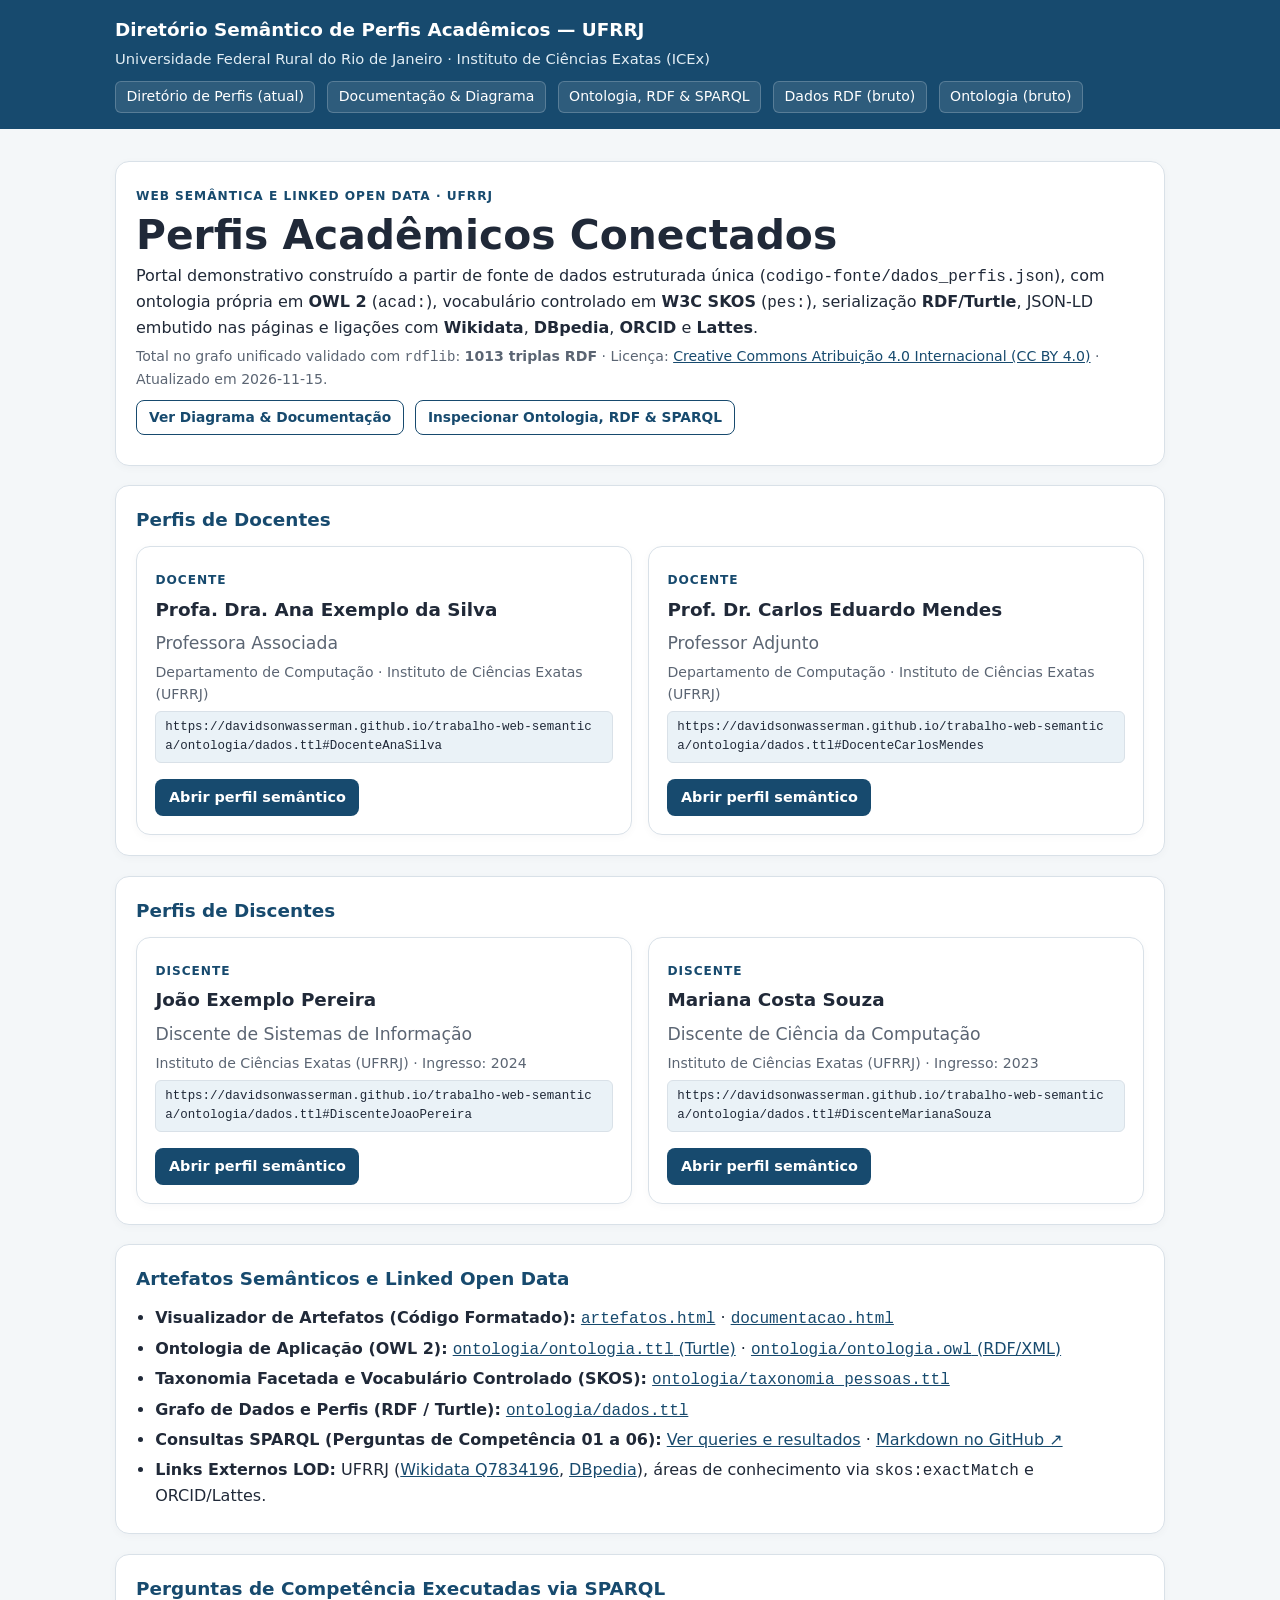
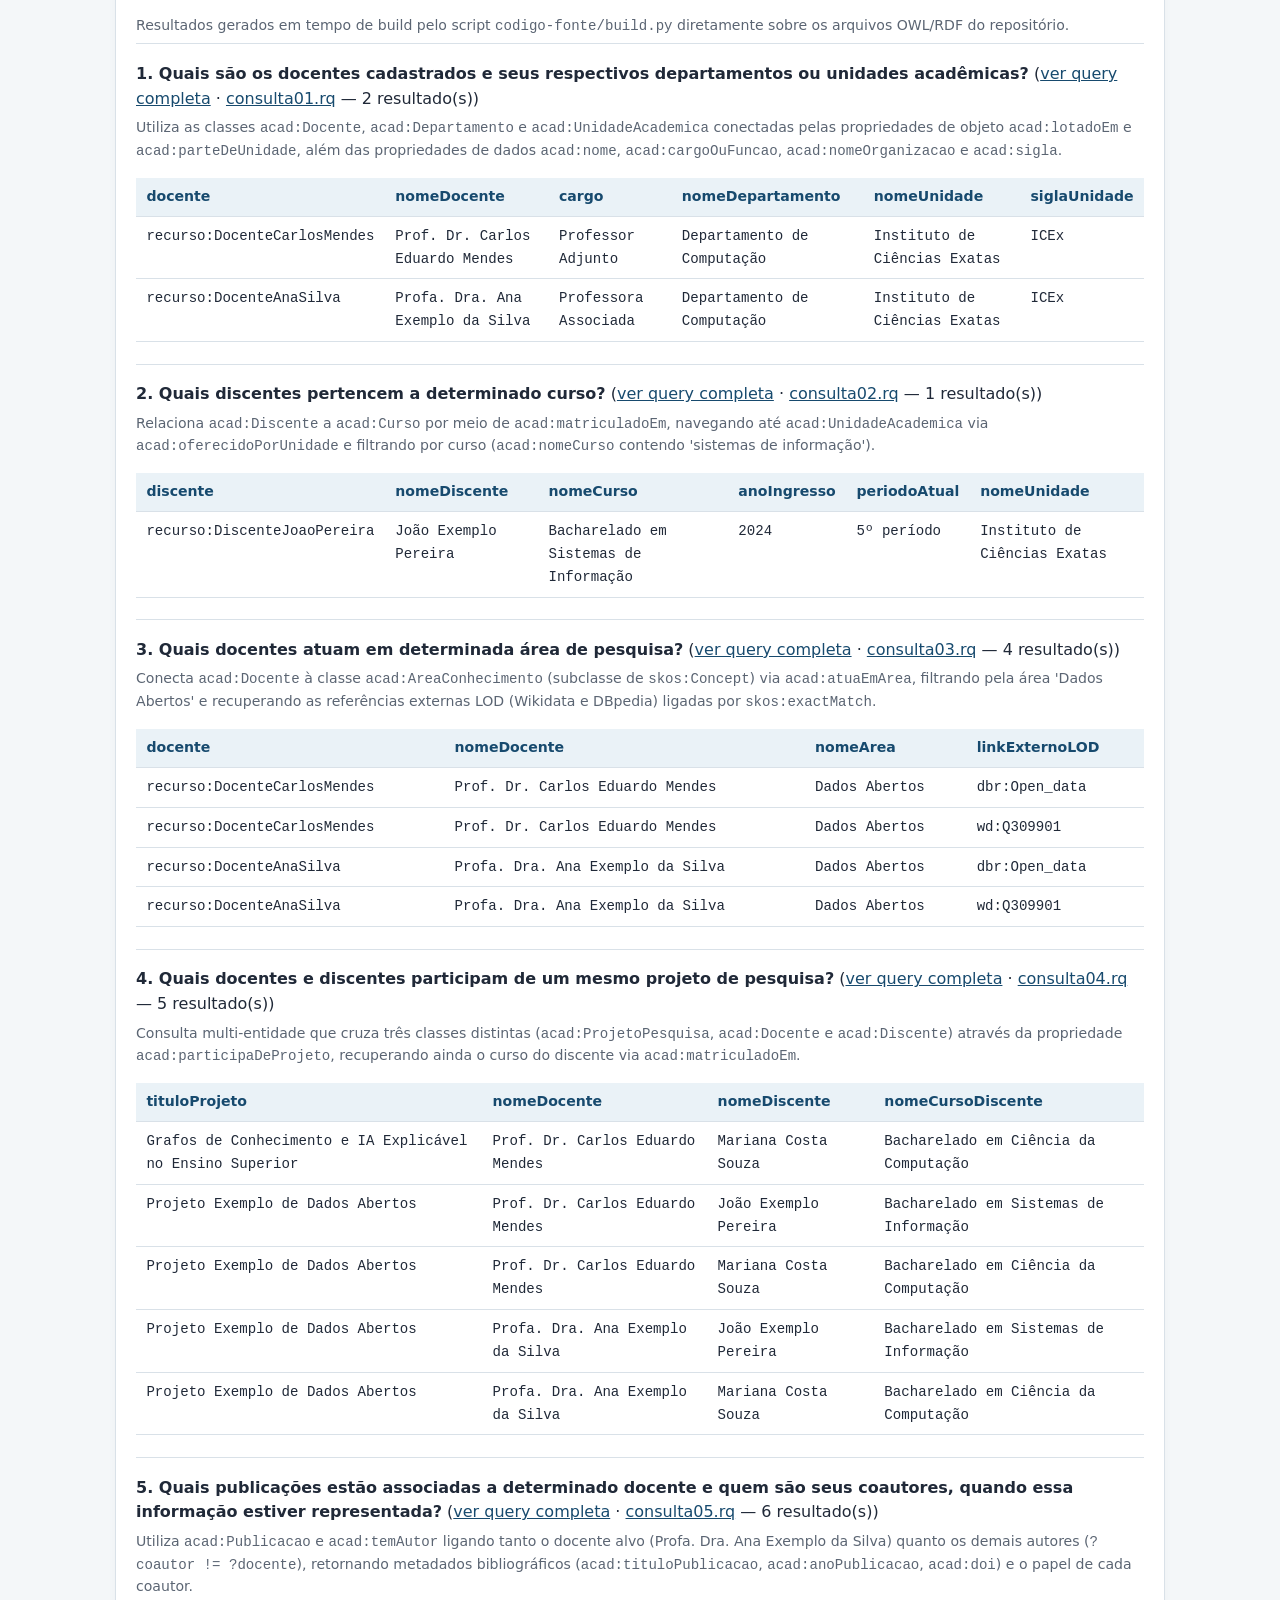
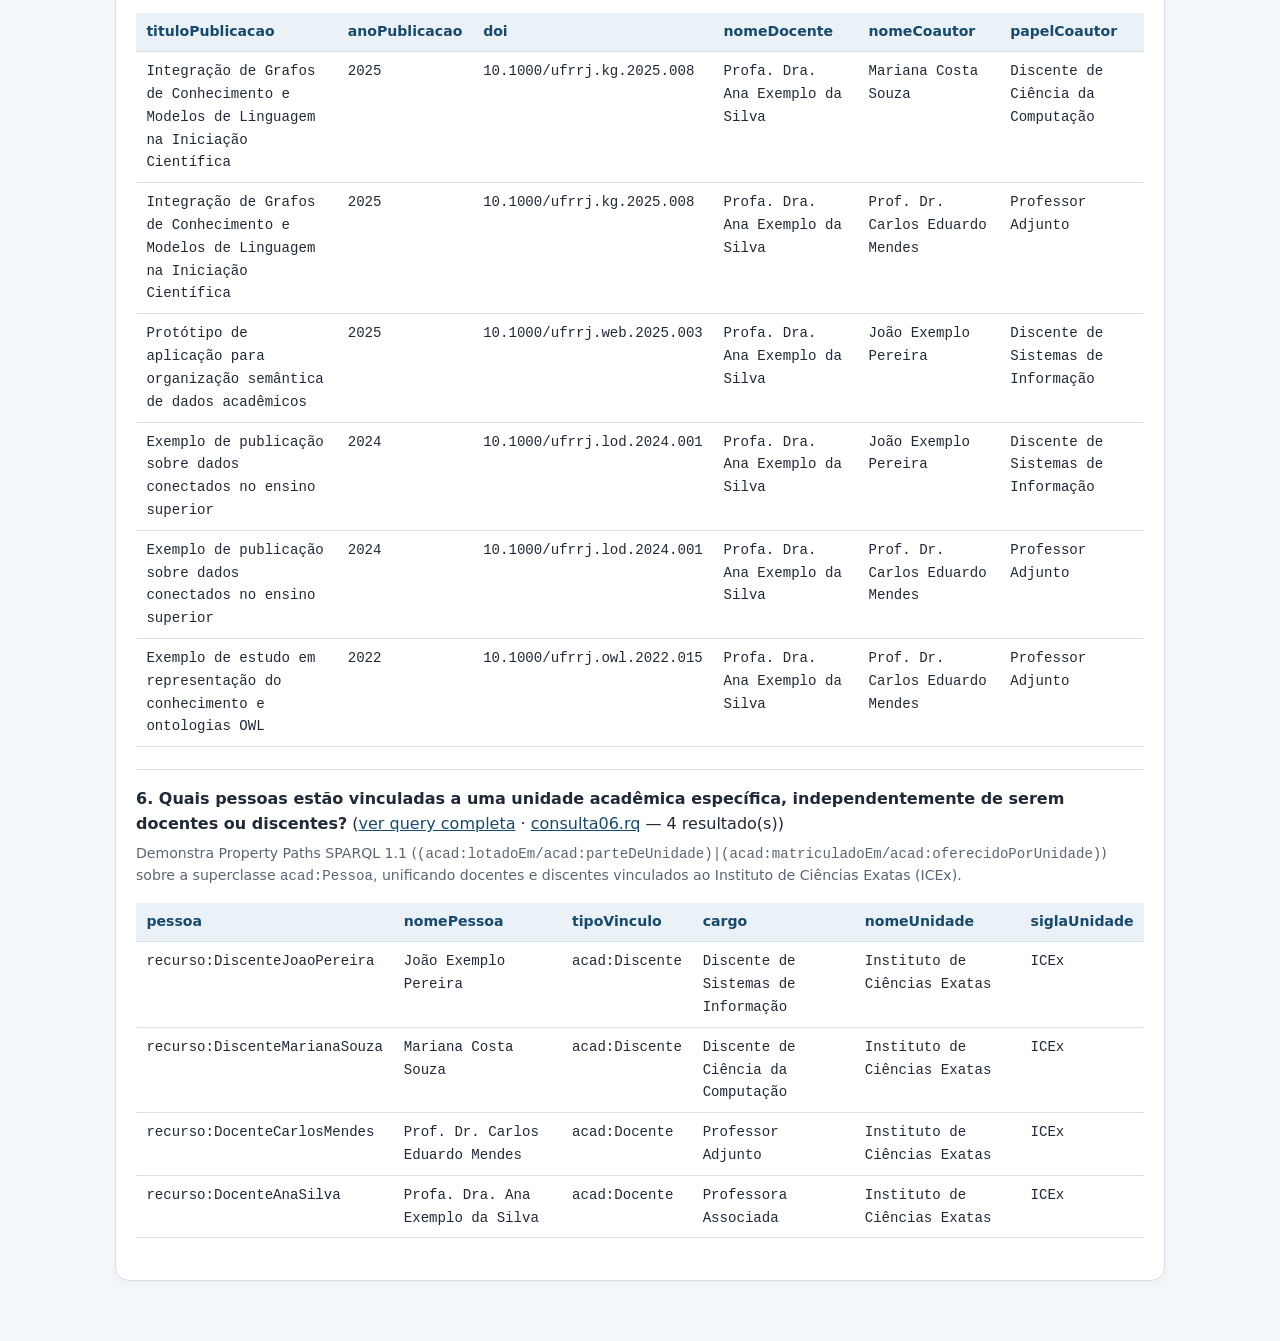
<file: index.html>
<!doctype html>
<html lang="pt-BR">
<head>
  <meta charset="utf-8">
  <meta name="viewport" content="width=device-width, initial-scale=1">
  <meta name="description" content="Diretório Semântico de Perfis Acadêmicos — UFRRJ — Trabalho de Web Semântica e Linked Open Data (UFRRJ).">
  <title>Diretório Semântico de Perfis Acadêmicos — UFRRJ</title>
  <link rel="stylesheet" href="estilos.css">
  <link rel="alternate" type="text/turtle" href="ontologia/dados.ttl" title="Dados RDF (Turtle)">
</head>
<body>
  <header class="site-header">
    <div class="header-inner">
      <a href="index.html" class="site-title">Diretório Semântico de Perfis Acadêmicos — UFRRJ</a>
      <p class="site-subtitle">Universidade Federal Rural do Rio de Janeiro · Instituto de Ciências Exatas (ICEx)</p>
      <nav class="top-nav" aria-label="Navegação principal">
        <a href="index.html">Diretório de Perfis (atual)</a> <a href="documentacao.html">Documentação &amp; Diagrama</a> <a href="artefatos.html">Ontologia, RDF &amp; SPARQL</a>
        <a href="ontologia/dados.ttl">Dados RDF (bruto)</a>
        <a href="ontologia/ontologia.ttl">Ontologia (bruto)</a>
      </nav>
    </div>
  </header>

  <main>
    <section class="card">
      <p class="eyebrow">Web Semântica e Linked Open Data · UFRRJ</p>
      <h1>Perfis Acadêmicos Conectados</h1>
      <p>
        Portal demonstrativo construído a partir de fonte de dados estruturada única (<code>codigo-fonte/dados_perfis.json</code>),
        com ontologia própria em <strong>OWL 2</strong> (<code>acad:</code>), vocabulário controlado em <strong>W3C SKOS</strong> (<code>pes:</code>),
        serialização <strong>RDF/Turtle</strong>, JSON-LD embutido nas páginas e ligações com <strong>Wikidata</strong>, <strong>DBpedia</strong>, <strong>ORCID</strong> e <strong>Lattes</strong>.
      </p>
      <p class="note">
        Total no grafo unificado validado com <code>rdflib</code>: <strong>1013 triplas RDF</strong> ·
        Licença: <a href="https://creativecommons.org/licenses/by/4.0/" target="_blank" rel="noopener noreferrer">Creative Commons Atribuição 4.0 Internacional (CC BY 4.0)</a> ·
        Atualizado em 2026-11-15.
      </p>
      <p>
        <a class="btn-outline" href="documentacao.html">Ver Diagrama &amp; Documentação</a>
        <a class="btn-outline" href="artefatos.html">Inspecionar Ontologia, RDF &amp; SPARQL</a>
      </p>
    </section>

    <section class="card">
      <h2>Perfis de Docentes</h2>
      <div class="grid-cards">
        
        <article class="profile-card">
          <div>
            <p class="eyebrow">Docente</p>
            <h3>Profa. Dra. Ana Exemplo da Silva</h3>
            <p class="role">Professora Associada</p>
            <p class="note">Departamento de Computação · Instituto de Ciências Exatas (UFRRJ)</p>
            <p class="lod-uri">https://davidsonwasserman.github.io/trabalho-web-semantica/ontologia/dados.ttl#DocenteAnaSilva</p>
          </div>
          <div>
            <a class="btn" href="exemplos/perfis/ana-silva.html">Abrir perfil semântico</a>
          </div>
        </article>
        
        <article class="profile-card">
          <div>
            <p class="eyebrow">Docente</p>
            <h3>Prof. Dr. Carlos Eduardo Mendes</h3>
            <p class="role">Professor Adjunto</p>
            <p class="note">Departamento de Computação · Instituto de Ciências Exatas (UFRRJ)</p>
            <p class="lod-uri">https://davidsonwasserman.github.io/trabalho-web-semantica/ontologia/dados.ttl#DocenteCarlosMendes</p>
          </div>
          <div>
            <a class="btn" href="exemplos/perfis/carlos-mendes.html">Abrir perfil semântico</a>
          </div>
        </article>
        
      </div>
    </section>

    <section class="card">
      <h2>Perfis de Discentes</h2>
      <div class="grid-cards">
        
        <article class="profile-card">
          <div>
            <p class="eyebrow">Discente</p>
            <h3>João Exemplo Pereira</h3>
            <p class="role">Discente de Sistemas de Informação</p>
            <p class="note">Instituto de Ciências Exatas (UFRRJ) · Ingresso: 2024</p>
            <p class="lod-uri">https://davidsonwasserman.github.io/trabalho-web-semantica/ontologia/dados.ttl#DiscenteJoaoPereira</p>
          </div>
          <div>
            <a class="btn" href="exemplos/perfis/joao-pereira.html">Abrir perfil semântico</a>
          </div>
        </article>
        
        <article class="profile-card">
          <div>
            <p class="eyebrow">Discente</p>
            <h3>Mariana Costa Souza</h3>
            <p class="role">Discente de Ciência da Computação</p>
            <p class="note">Instituto de Ciências Exatas (UFRRJ) · Ingresso: 2023</p>
            <p class="lod-uri">https://davidsonwasserman.github.io/trabalho-web-semantica/ontologia/dados.ttl#DiscenteMarianaSouza</p>
          </div>
          <div>
            <a class="btn" href="exemplos/perfis/mariana-souza.html">Abrir perfil semântico</a>
          </div>
        </article>
        
      </div>
    </section>

    <section class="card">
      <h2>Artefatos Semânticos e Linked Open Data</h2>
      <ul class="clean-list">
        <li><strong>Visualizador de Artefatos (Código Formatado):</strong> <a href="artefatos.html"><code>artefatos.html</code></a> · <a href="documentacao.html"><code>documentacao.html</code></a></li>
        <li><strong>Ontologia de Aplicação (OWL 2):</strong> <a href="ontologia/ontologia.ttl"><code>ontologia/ontologia.ttl</code> (Turtle)</a> · <a href="ontologia/ontologia.owl"><code>ontologia/ontologia.owl</code> (RDF/XML)</a></li>
        <li><strong>Taxonomia Facetada e Vocabulário Controlado (SKOS):</strong> <a href="ontologia/taxonomia_pessoas.ttl"><code>ontologia/taxonomia_pessoas.ttl</code></a></li>
        <li><strong>Grafo de Dados e Perfis (RDF / Turtle):</strong> <a href="ontologia/dados.ttl"><code>ontologia/dados.ttl</code></a></li>
        <li><strong>Consultas SPARQL (Perguntas de Competência 01 a 06):</strong> <a href="artefatos.html#consultas-sparql">Ver queries e resultados</a> · <a href="https://github.com/DavidsonWasserman/trabalho-web-semantica/blob/main/consultas/resultados/resultados_sparql.md" target="_blank" rel="noopener noreferrer">Markdown no GitHub ↗</a></li>
        <li><strong>Links Externos LOD:</strong> UFRRJ (<a href="http://www.wikidata.org/entity/Q7834196" target="_blank" rel="noopener noreferrer">Wikidata Q7834196</a>, <a href="http://dbpedia.org/resource/Federal_Rural_University_of_Rio_de_Janeiro" target="_blank" rel="noopener noreferrer">DBpedia</a>), áreas de conhecimento via <code>skos:exactMatch</code> e ORCID/Lattes.</li>
      </ul>
    </section>

    <section class="card">
      <h2>Perguntas de Competência Executadas via SPARQL</h2>
      <p class="note">Resultados gerados em tempo de build pelo script <code>codigo-fonte/build.py</code> diretamente sobre os arquivos OWL/RDF do repositório.</p>
      
        <div class="sparql-item">
          <p><strong>1. Quais são os docentes cadastrados e seus respectivos departamentos ou unidades acadêmicas?</strong> (<a href="artefatos.html#consultas-sparql">ver query completa</a> · <a href="consultas/consulta01.rq">consulta01.rq</a> — 2 resultado(s))</p>
          <p class="note">Utiliza as classes <code>acad:Docente</code>, <code>acad:Departamento</code> e <code>acad:UnidadeAcademica</code> conectadas pelas propriedades de objeto <code>acad:lotadoEm</code> e <code>acad:parteDeUnidade</code>, além das propriedades de dados <code>acad:nome</code>, <code>acad:cargoOuFuncao</code>, <code>acad:nomeOrganizacao</code> e <code>acad:sigla</code>.</p>
          <div style="overflow-x:auto;">
            <table class="data-table">
              <thead><tr><th>docente</th><th>nomeDocente</th><th>cargo</th><th>nomeDepartamento</th><th>nomeUnidade</th><th>siglaUnidade</th></tr></thead>
              <tbody><tr><td><code>recurso:DocenteCarlosMendes</code></td><td><code>Prof. Dr. Carlos Eduardo Mendes</code></td><td><code>Professor Adjunto</code></td><td><code>Departamento de Computação</code></td><td><code>Instituto de Ciências Exatas</code></td><td><code>ICEx</code></td></tr><tr><td><code>recurso:DocenteAnaSilva</code></td><td><code>Profa. Dra. Ana Exemplo da Silva</code></td><td><code>Professora Associada</code></td><td><code>Departamento de Computação</code></td><td><code>Instituto de Ciências Exatas</code></td><td><code>ICEx</code></td></tr></tbody>
            </table>
          </div>
        </div>
        
        <div class="sparql-item">
          <p><strong>2. Quais discentes pertencem a determinado curso?</strong> (<a href="artefatos.html#consultas-sparql">ver query completa</a> · <a href="consultas/consulta02.rq">consulta02.rq</a> — 1 resultado(s))</p>
          <p class="note">Relaciona <code>acad:Discente</code> a <code>acad:Curso</code> por meio de <code>acad:matriculadoEm</code>, navegando até <code>acad:UnidadeAcademica</code> via <code>acad:oferecidoPorUnidade</code> e filtrando por curso (<code>acad:nomeCurso</code> contendo &#x27;sistemas de informação&#x27;).</p>
          <div style="overflow-x:auto;">
            <table class="data-table">
              <thead><tr><th>discente</th><th>nomeDiscente</th><th>nomeCurso</th><th>anoIngresso</th><th>periodoAtual</th><th>nomeUnidade</th></tr></thead>
              <tbody><tr><td><code>recurso:DiscenteJoaoPereira</code></td><td><code>João Exemplo Pereira</code></td><td><code>Bacharelado em Sistemas de Informação</code></td><td><code>2024</code></td><td><code>5º período</code></td><td><code>Instituto de Ciências Exatas</code></td></tr></tbody>
            </table>
          </div>
        </div>
        
        <div class="sparql-item">
          <p><strong>3. Quais docentes atuam em determinada área de pesquisa?</strong> (<a href="artefatos.html#consultas-sparql">ver query completa</a> · <a href="consultas/consulta03.rq">consulta03.rq</a> — 4 resultado(s))</p>
          <p class="note">Conecta <code>acad:Docente</code> à classe <code>acad:AreaConhecimento</code> (subclasse de <code>skos:Concept</code>) via <code>acad:atuaEmArea</code>, filtrando pela área &#x27;Dados Abertos&#x27; e recuperando as referências externas LOD (Wikidata e DBpedia) ligadas por <code>skos:exactMatch</code>.</p>
          <div style="overflow-x:auto;">
            <table class="data-table">
              <thead><tr><th>docente</th><th>nomeDocente</th><th>nomeArea</th><th>linkExternoLOD</th></tr></thead>
              <tbody><tr><td><code>recurso:DocenteCarlosMendes</code></td><td><code>Prof. Dr. Carlos Eduardo Mendes</code></td><td><code>Dados Abertos</code></td><td><code>dbr:Open_data</code></td></tr><tr><td><code>recurso:DocenteCarlosMendes</code></td><td><code>Prof. Dr. Carlos Eduardo Mendes</code></td><td><code>Dados Abertos</code></td><td><code>wd:Q309901</code></td></tr><tr><td><code>recurso:DocenteAnaSilva</code></td><td><code>Profa. Dra. Ana Exemplo da Silva</code></td><td><code>Dados Abertos</code></td><td><code>dbr:Open_data</code></td></tr><tr><td><code>recurso:DocenteAnaSilva</code></td><td><code>Profa. Dra. Ana Exemplo da Silva</code></td><td><code>Dados Abertos</code></td><td><code>wd:Q309901</code></td></tr></tbody>
            </table>
          </div>
        </div>
        
        <div class="sparql-item">
          <p><strong>4. Quais docentes e discentes participam de um mesmo projeto de pesquisa?</strong> (<a href="artefatos.html#consultas-sparql">ver query completa</a> · <a href="consultas/consulta04.rq">consulta04.rq</a> — 5 resultado(s))</p>
          <p class="note">Consulta multi-entidade que cruza três classes distintas (<code>acad:ProjetoPesquisa</code>, <code>acad:Docente</code> e <code>acad:Discente</code>) através da propriedade <code>acad:participaDeProjeto</code>, recuperando ainda o curso do discente via <code>acad:matriculadoEm</code>.</p>
          <div style="overflow-x:auto;">
            <table class="data-table">
              <thead><tr><th>tituloProjeto</th><th>nomeDocente</th><th>nomeDiscente</th><th>nomeCursoDiscente</th></tr></thead>
              <tbody><tr><td><code>Grafos de Conhecimento e IA Explicável no Ensino Superior</code></td><td><code>Prof. Dr. Carlos Eduardo Mendes</code></td><td><code>Mariana Costa Souza</code></td><td><code>Bacharelado em Ciência da Computação</code></td></tr><tr><td><code>Projeto Exemplo de Dados Abertos</code></td><td><code>Prof. Dr. Carlos Eduardo Mendes</code></td><td><code>João Exemplo Pereira</code></td><td><code>Bacharelado em Sistemas de Informação</code></td></tr><tr><td><code>Projeto Exemplo de Dados Abertos</code></td><td><code>Prof. Dr. Carlos Eduardo Mendes</code></td><td><code>Mariana Costa Souza</code></td><td><code>Bacharelado em Ciência da Computação</code></td></tr><tr><td><code>Projeto Exemplo de Dados Abertos</code></td><td><code>Profa. Dra. Ana Exemplo da Silva</code></td><td><code>João Exemplo Pereira</code></td><td><code>Bacharelado em Sistemas de Informação</code></td></tr><tr><td><code>Projeto Exemplo de Dados Abertos</code></td><td><code>Profa. Dra. Ana Exemplo da Silva</code></td><td><code>Mariana Costa Souza</code></td><td><code>Bacharelado em Ciência da Computação</code></td></tr></tbody>
            </table>
          </div>
        </div>
        
        <div class="sparql-item">
          <p><strong>5. Quais publicações estão associadas a determinado docente e quem são seus coautores, quando essa informação estiver representada?</strong> (<a href="artefatos.html#consultas-sparql">ver query completa</a> · <a href="consultas/consulta05.rq">consulta05.rq</a> — 6 resultado(s))</p>
          <p class="note">Utiliza <code>acad:Publicacao</code> e <code>acad:temAutor</code> ligando tanto o docente alvo (Profa. Dra. Ana Exemplo da Silva) quanto os demais autores (<code>?coautor != ?docente</code>), retornando metadados bibliográficos (<code>acad:tituloPublicacao</code>, <code>acad:anoPublicacao</code>, <code>acad:doi</code>) e o papel de cada coautor.</p>
          <div style="overflow-x:auto;">
            <table class="data-table">
              <thead><tr><th>tituloPublicacao</th><th>anoPublicacao</th><th>doi</th><th>nomeDocente</th><th>nomeCoautor</th><th>papelCoautor</th></tr></thead>
              <tbody><tr><td><code>Integração de Grafos de Conhecimento e Modelos de Linguagem na Iniciação Científica</code></td><td><code>2025</code></td><td><code>10.1000/ufrrj.kg.2025.008</code></td><td><code>Profa. Dra. Ana Exemplo da Silva</code></td><td><code>Mariana Costa Souza</code></td><td><code>Discente de Ciência da Computação</code></td></tr><tr><td><code>Integração de Grafos de Conhecimento e Modelos de Linguagem na Iniciação Científica</code></td><td><code>2025</code></td><td><code>10.1000/ufrrj.kg.2025.008</code></td><td><code>Profa. Dra. Ana Exemplo da Silva</code></td><td><code>Prof. Dr. Carlos Eduardo Mendes</code></td><td><code>Professor Adjunto</code></td></tr><tr><td><code>Protótipo de aplicação para organização semântica de dados acadêmicos</code></td><td><code>2025</code></td><td><code>10.1000/ufrrj.web.2025.003</code></td><td><code>Profa. Dra. Ana Exemplo da Silva</code></td><td><code>João Exemplo Pereira</code></td><td><code>Discente de Sistemas de Informação</code></td></tr><tr><td><code>Exemplo de publicação sobre dados conectados no ensino superior</code></td><td><code>2024</code></td><td><code>10.1000/ufrrj.lod.2024.001</code></td><td><code>Profa. Dra. Ana Exemplo da Silva</code></td><td><code>João Exemplo Pereira</code></td><td><code>Discente de Sistemas de Informação</code></td></tr><tr><td><code>Exemplo de publicação sobre dados conectados no ensino superior</code></td><td><code>2024</code></td><td><code>10.1000/ufrrj.lod.2024.001</code></td><td><code>Profa. Dra. Ana Exemplo da Silva</code></td><td><code>Prof. Dr. Carlos Eduardo Mendes</code></td><td><code>Professor Adjunto</code></td></tr><tr><td><code>Exemplo de estudo em representação do conhecimento e ontologias OWL</code></td><td><code>2022</code></td><td><code>10.1000/ufrrj.owl.2022.015</code></td><td><code>Profa. Dra. Ana Exemplo da Silva</code></td><td><code>Prof. Dr. Carlos Eduardo Mendes</code></td><td><code>Professor Adjunto</code></td></tr></tbody>
            </table>
          </div>
        </div>
        
        <div class="sparql-item">
          <p><strong>6. Quais pessoas estão vinculadas a uma unidade acadêmica específica, independentemente de serem docentes ou discentes?</strong> (<a href="artefatos.html#consultas-sparql">ver query completa</a> · <a href="consultas/consulta06.rq">consulta06.rq</a> — 4 resultado(s))</p>
          <p class="note">Demonstra Property Paths SPARQL 1.1 (<code>(acad:lotadoEm/acad:parteDeUnidade)|(acad:matriculadoEm/acad:oferecidoPorUnidade)</code>) sobre a superclasse <code>acad:Pessoa</code>, unificando docentes e discentes vinculados ao Instituto de Ciências Exatas (ICEx).</p>
          <div style="overflow-x:auto;">
            <table class="data-table">
              <thead><tr><th>pessoa</th><th>nomePessoa</th><th>tipoVinculo</th><th>cargo</th><th>nomeUnidade</th><th>siglaUnidade</th></tr></thead>
              <tbody><tr><td><code>recurso:DiscenteJoaoPereira</code></td><td><code>João Exemplo Pereira</code></td><td><code>acad:Discente</code></td><td><code>Discente de Sistemas de Informação</code></td><td><code>Instituto de Ciências Exatas</code></td><td><code>ICEx</code></td></tr><tr><td><code>recurso:DiscenteMarianaSouza</code></td><td><code>Mariana Costa Souza</code></td><td><code>acad:Discente</code></td><td><code>Discente de Ciência da Computação</code></td><td><code>Instituto de Ciências Exatas</code></td><td><code>ICEx</code></td></tr><tr><td><code>recurso:DocenteCarlosMendes</code></td><td><code>Prof. Dr. Carlos Eduardo Mendes</code></td><td><code>acad:Docente</code></td><td><code>Professor Adjunto</code></td><td><code>Instituto de Ciências Exatas</code></td><td><code>ICEx</code></td></tr><tr><td><code>recurso:DocenteAnaSilva</code></td><td><code>Profa. Dra. Ana Exemplo da Silva</code></td><td><code>acad:Docente</code></td><td><code>Professora Associada</code></td><td><code>Instituto de Ciências Exatas</code></td><td><code>ICEx</code></td></tr></tbody>
            </table>
          </div>
        </div>
        
    </section>
  </main>

  <footer class="site-footer">
    Trabalho de Web Semântica e Linked Open Data — Departamento de Computação / ICEx / UFRRJ.
  </footer>
</body>
</html>
</file>
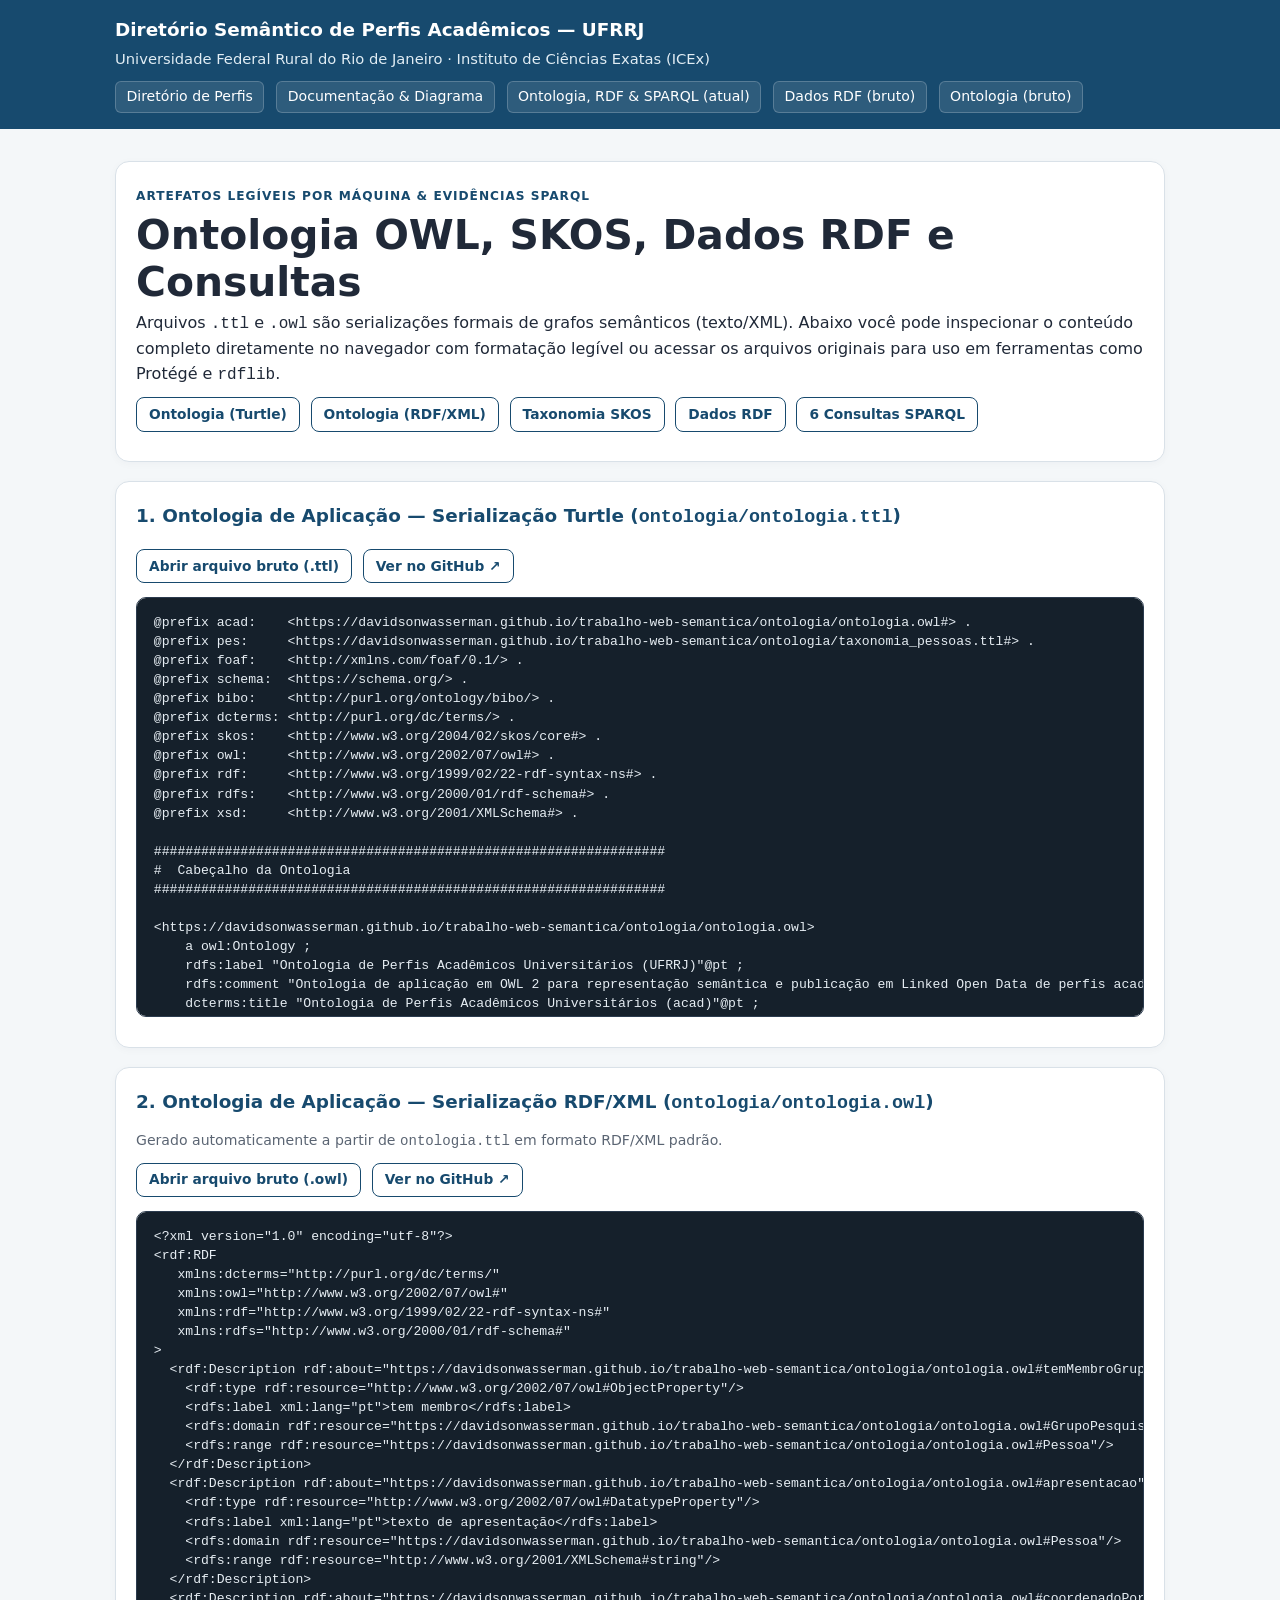
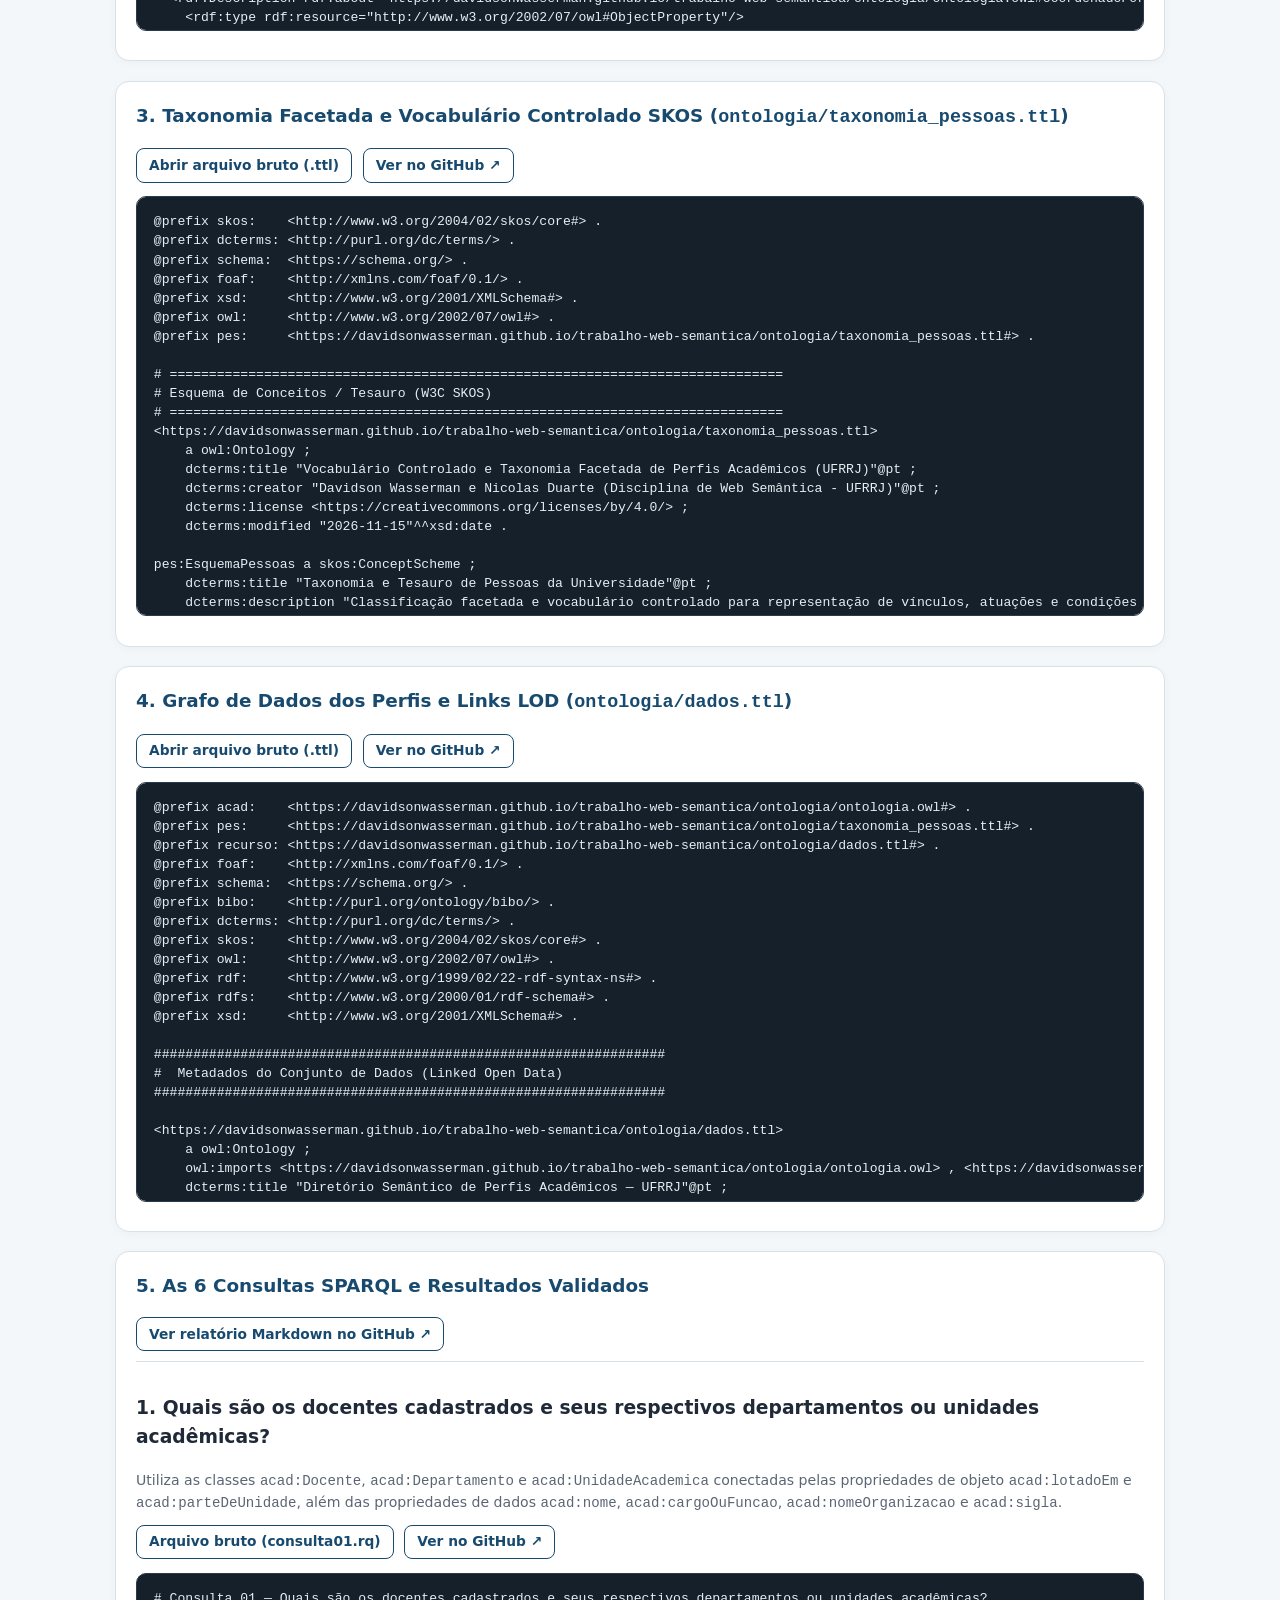
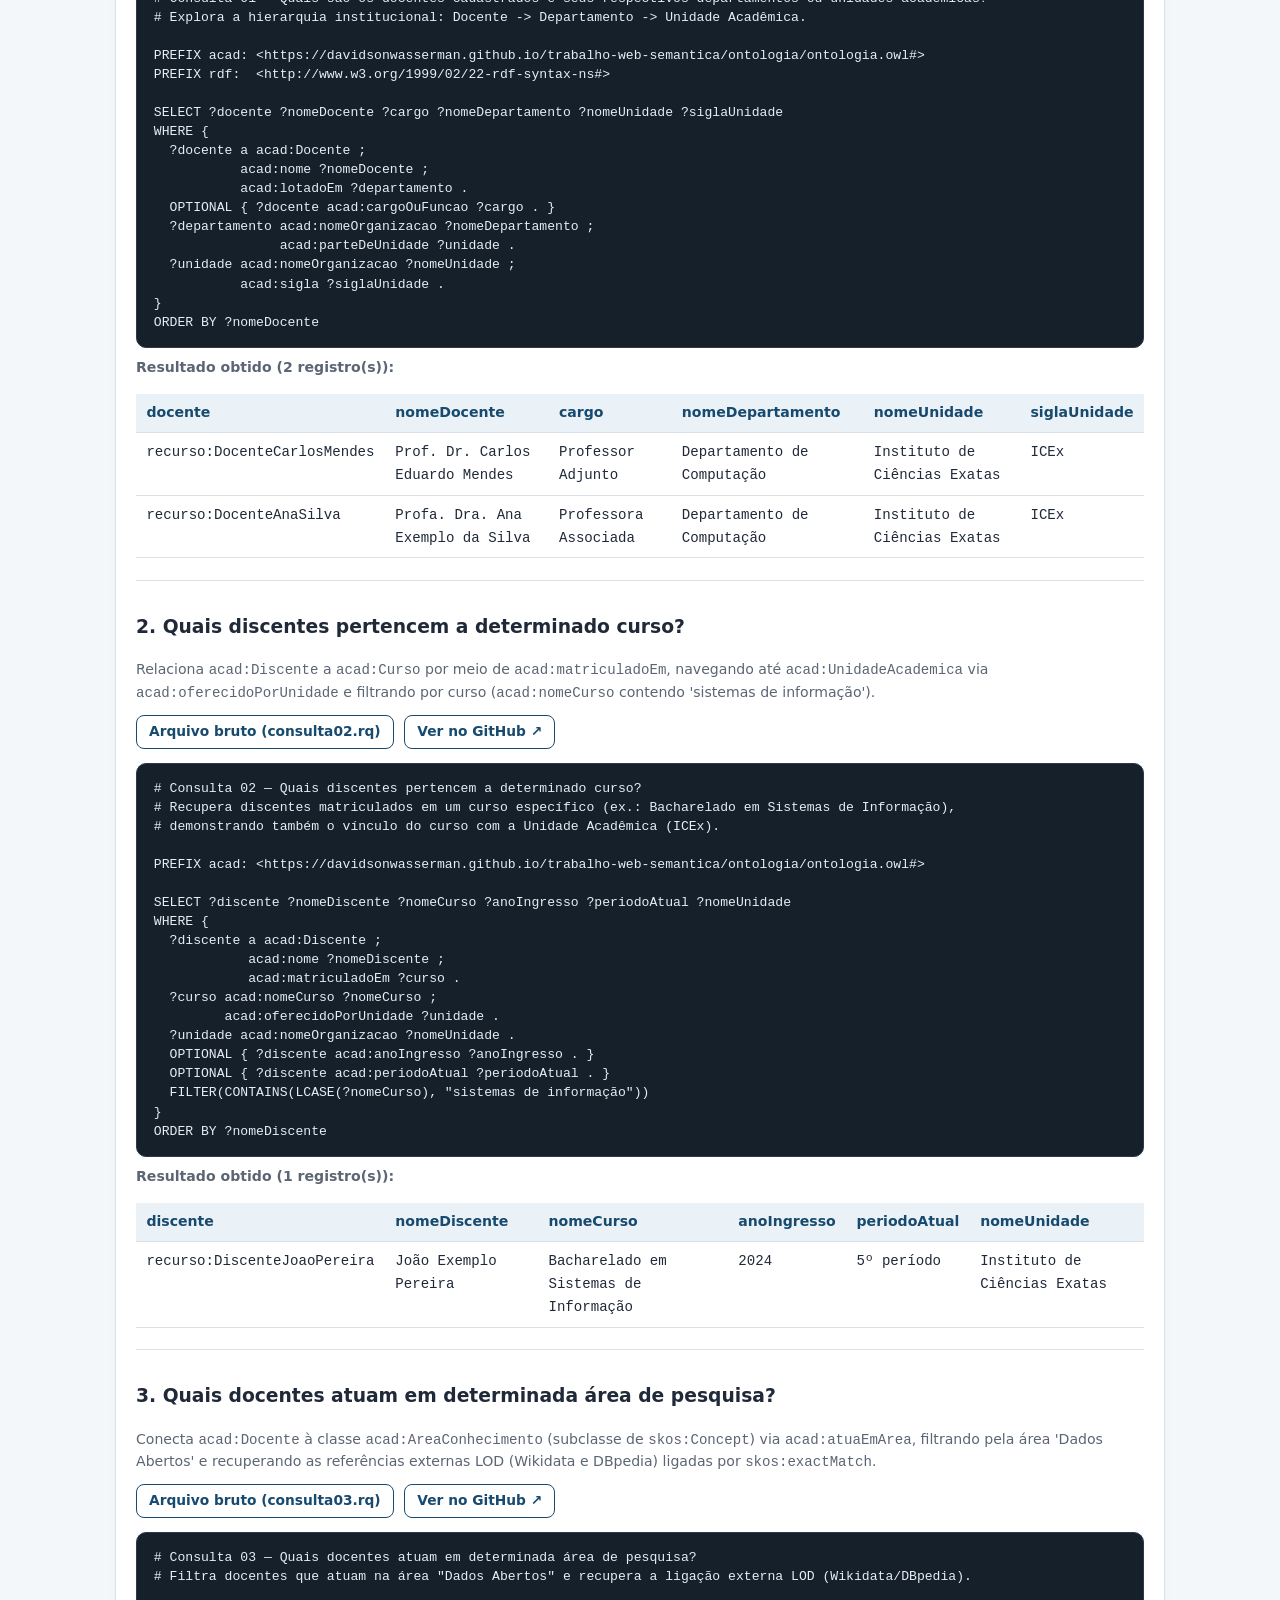
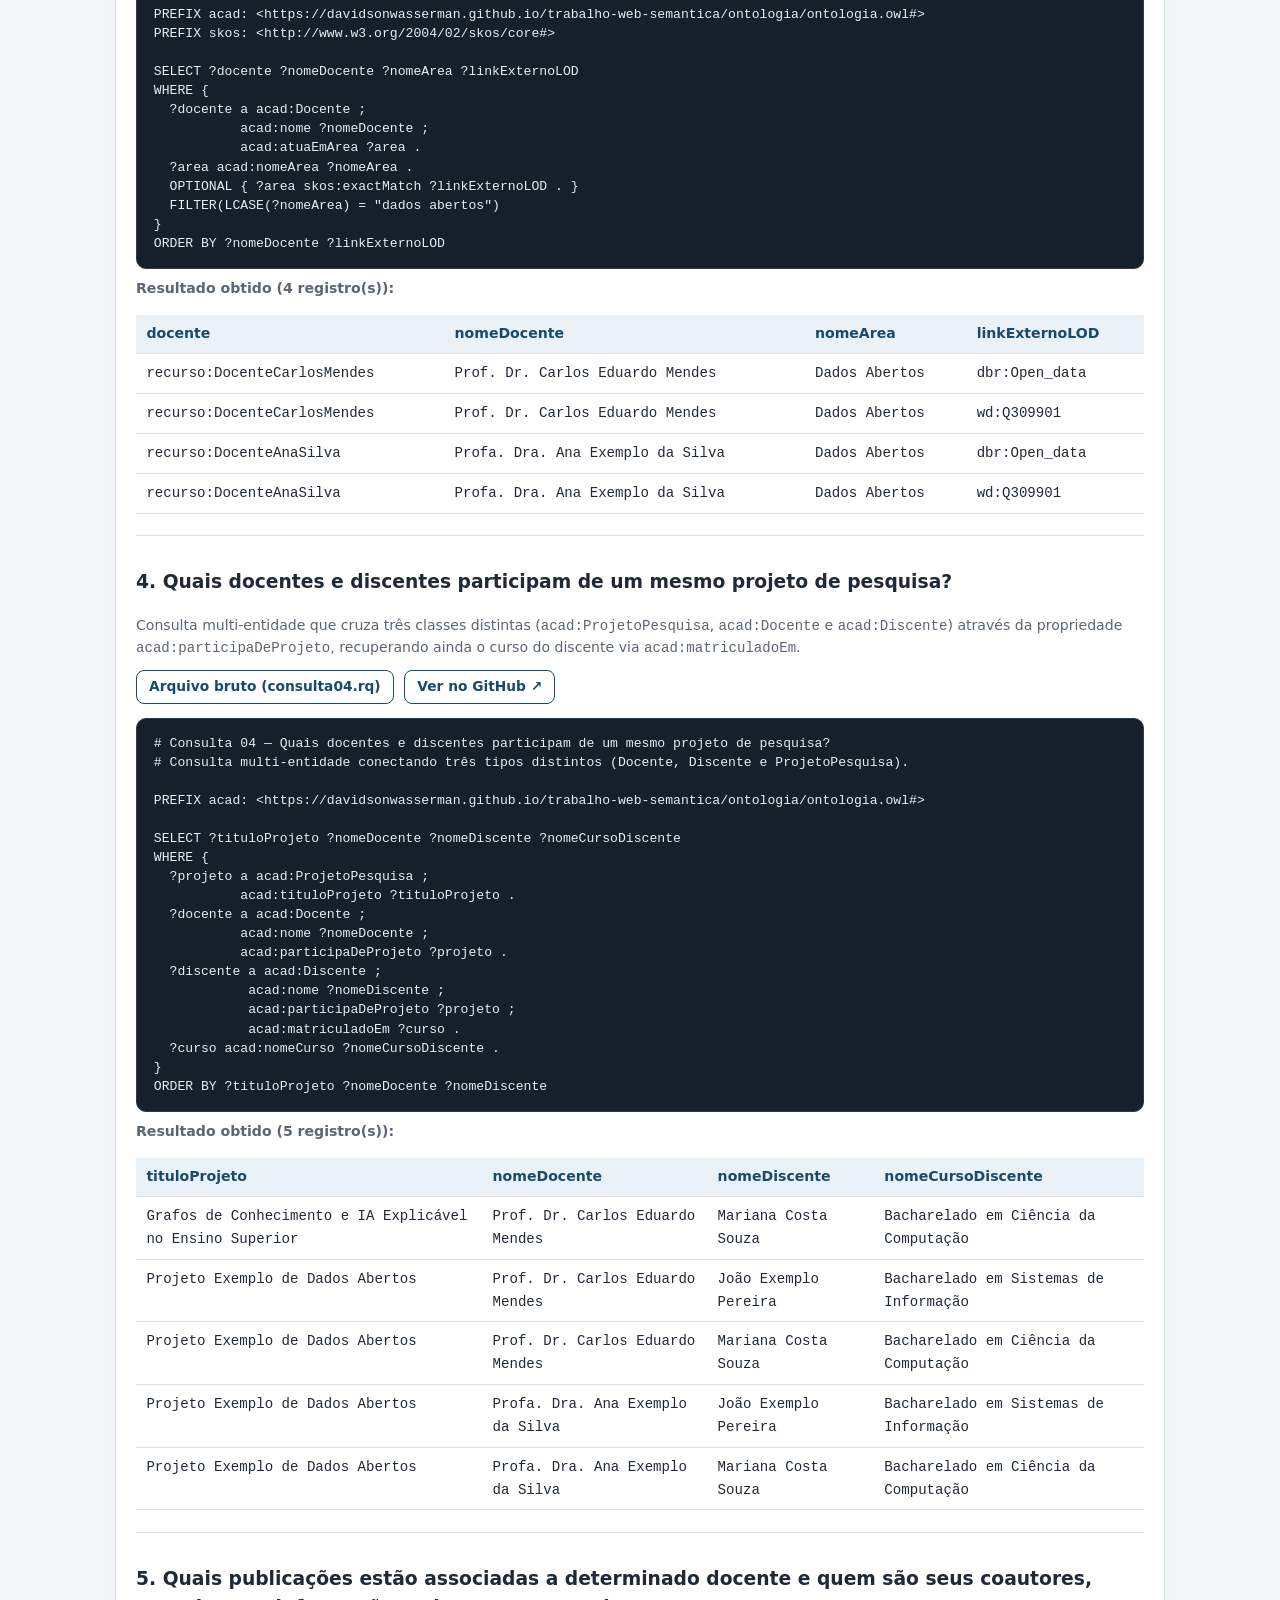
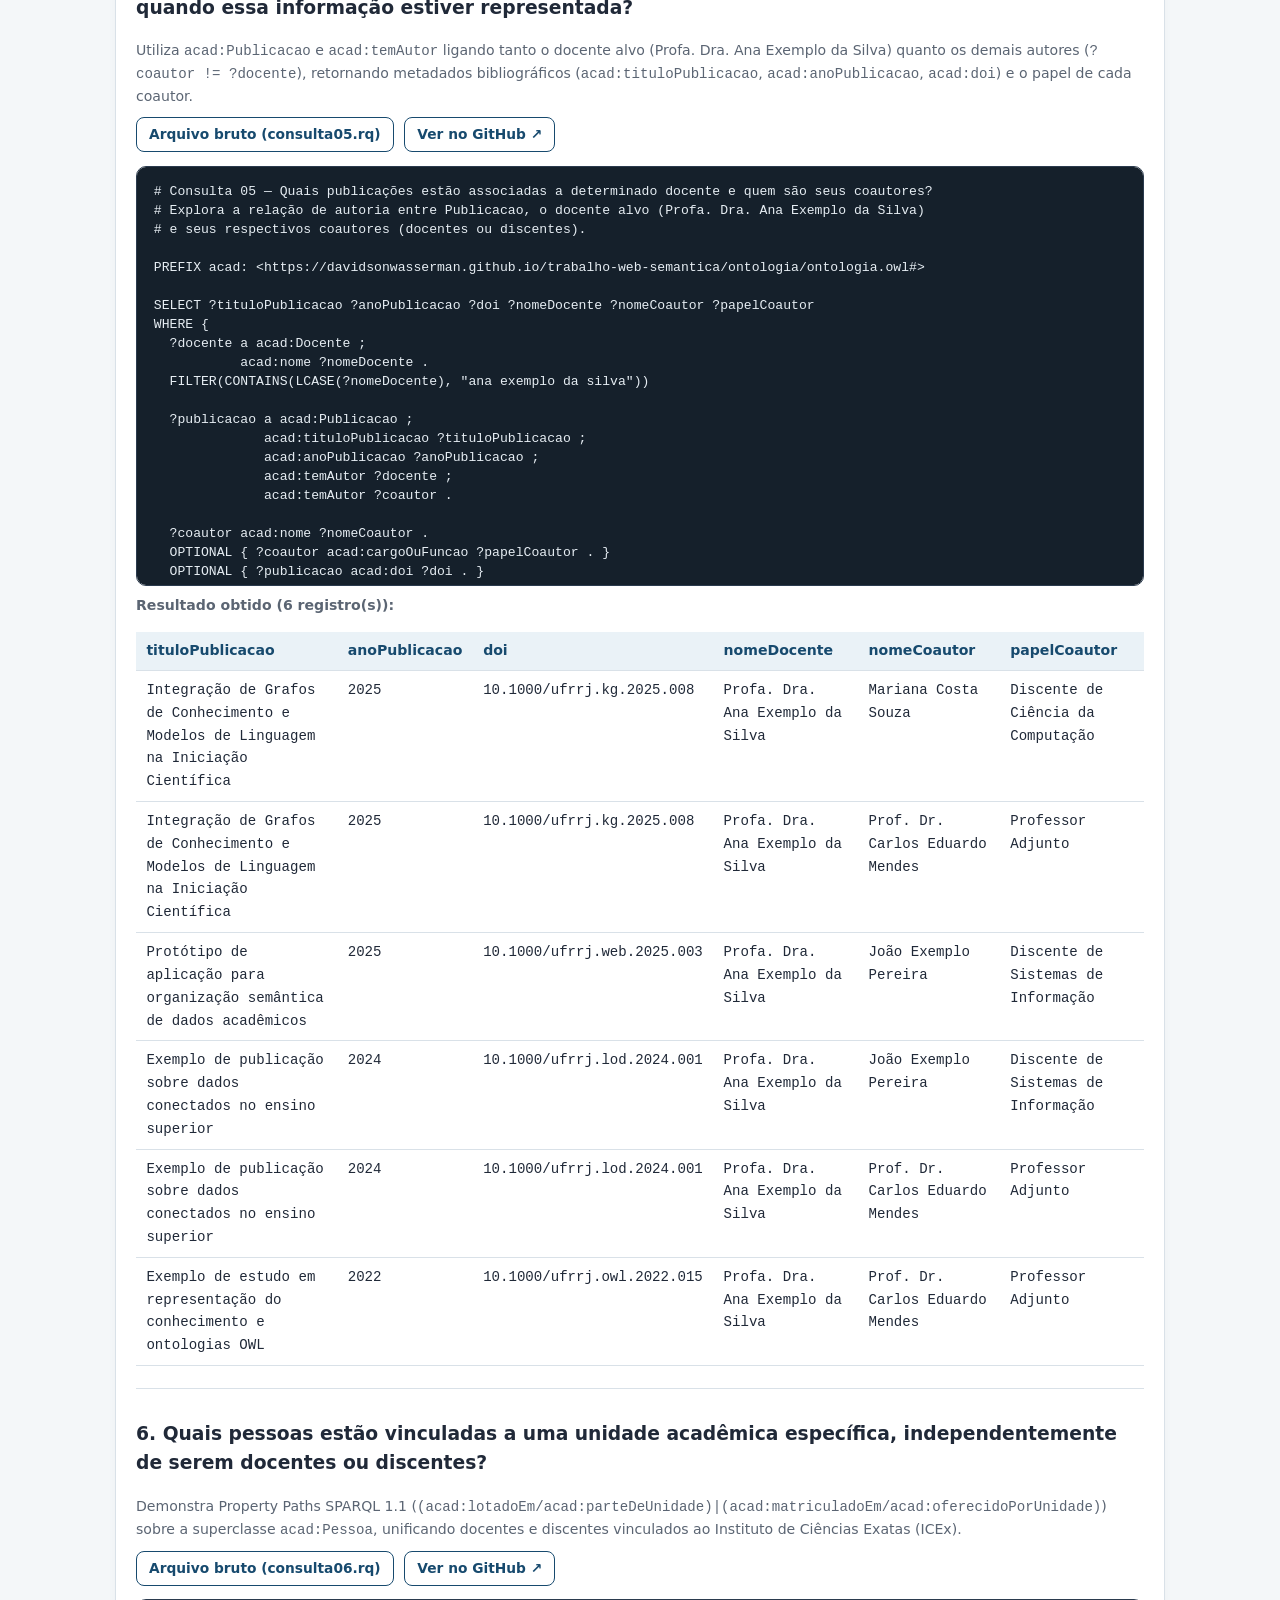
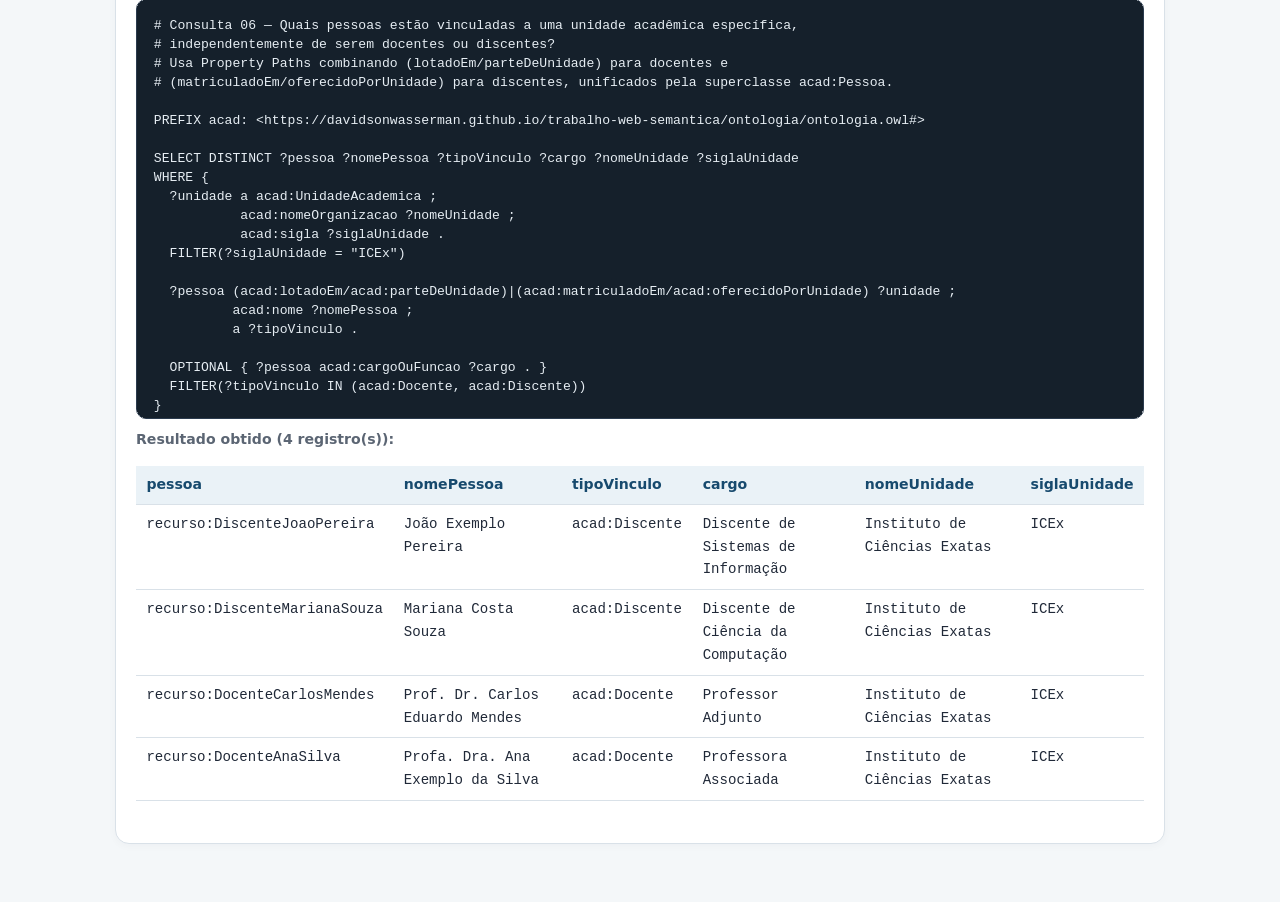
<file: artefatos.html>
<!doctype html>
<html lang="pt-BR">
<head>
  <meta charset="utf-8">
  <meta name="viewport" content="width=device-width, initial-scale=1">
  <meta name="description" content="Visualizador de Ontologia OWL/Turtle, Taxonomia SKOS, Dados RDF e Consultas SPARQL — Diretório Semântico de Perfis Acadêmicos — UFRRJ.">
  <title>Ontologia, RDF &amp; SPARQL | Diretório Semântico de Perfis Acadêmicos — UFRRJ</title>
  <link rel="stylesheet" href="estilos.css">
</head>
<body>
  <header class="site-header">
    <div class="header-inner">
      <a href="index.html" class="site-title">Diretório Semântico de Perfis Acadêmicos — UFRRJ</a>
      <p class="site-subtitle">Universidade Federal Rural do Rio de Janeiro · Instituto de Ciências Exatas (ICEx)</p>
      <nav class="top-nav" aria-label="Navegação principal">
        <a href="index.html">Diretório de Perfis</a> <a href="documentacao.html">Documentação &amp; Diagrama</a> <a href="artefatos.html">Ontologia, RDF &amp; SPARQL (atual)</a>
        <a href="ontologia/dados.ttl">Dados RDF (bruto)</a>
        <a href="ontologia/ontologia.ttl">Ontologia (bruto)</a>
      </nav>
    </div>
  </header>

  <main>
    <section class="card">
      <p class="eyebrow">Artefatos Legíveis por Máquina &amp; Evidências SPARQL</p>
      <h1>Ontologia OWL, SKOS, Dados RDF e Consultas</h1>
      <p>
        Arquivos <code>.ttl</code> e <code>.owl</code> são serializações formais de grafos semânticos (texto/XML). Abaixo você pode inspecionar o conteúdo completo diretamente no navegador com formatação legível ou acessar os arquivos originais para uso em ferramentas como Protégé e <code>rdflib</code>.
      </p>
      <p>
        <a class="btn-outline" href="#ontologia-ttl">Ontologia (Turtle)</a>
        <a class="btn-outline" href="#ontologia-owl">Ontologia (RDF/XML)</a>
        <a class="btn-outline" href="#skos-ttl">Taxonomia SKOS</a>
        <a class="btn-outline" href="#dados-ttl">Dados RDF</a>
        <a class="btn-outline" href="#consultas-sparql">6 Consultas SPARQL</a>
      </p>
    </section>

    <section class="card" id="ontologia-ttl">
      <h2>1. Ontologia de Aplicação — Serialização Turtle (<code>ontologia/ontologia.ttl</code>)</h2>
      <p>
        <a class="btn-outline" href="ontologia/ontologia.ttl">Abrir arquivo bruto (.ttl)</a>
        <a class="btn-outline" href="https://github.com/DavidsonWasserman/trabalho-web-semantica/blob/main/ontologia/ontologia.ttl" target="_blank" rel="noopener noreferrer">Ver no GitHub ↗</a>
      </p>
      <pre class="code-box">@prefix acad:    &lt;https://davidsonwasserman.github.io/trabalho-web-semantica/ontologia/ontologia.owl#&gt; .
@prefix pes:     &lt;https://davidsonwasserman.github.io/trabalho-web-semantica/ontologia/taxonomia_pessoas.ttl#&gt; .
@prefix foaf:    &lt;http://xmlns.com/foaf/0.1/&gt; .
@prefix schema:  &lt;https://schema.org/&gt; .
@prefix bibo:    &lt;http://purl.org/ontology/bibo/&gt; .
@prefix dcterms: &lt;http://purl.org/dc/terms/&gt; .
@prefix skos:    &lt;http://www.w3.org/2004/02/skos/core#&gt; .
@prefix owl:     &lt;http://www.w3.org/2002/07/owl#&gt; .
@prefix rdf:     &lt;http://www.w3.org/1999/02/22-rdf-syntax-ns#&gt; .
@prefix rdfs:    &lt;http://www.w3.org/2000/01/rdf-schema#&gt; .
@prefix xsd:     &lt;http://www.w3.org/2001/XMLSchema#&gt; .

#################################################################
#  Cabeçalho da Ontologia
#################################################################

&lt;https://davidsonwasserman.github.io/trabalho-web-semantica/ontologia/ontologia.owl&gt;
    a owl:Ontology ;
    rdfs:label &quot;Ontologia de Perfis Acadêmicos Universitários (UFRRJ)&quot;@pt ;
    rdfs:comment &quot;Ontologia de aplicação em OWL 2 para representação semântica e publicação em Linked Open Data de perfis acadêmicos de docentes e discentes.&quot;@pt ;
    dcterms:title &quot;Ontologia de Perfis Acadêmicos Universitários (acad)&quot;@pt ;
    dcterms:creator &quot;Davidson Wasserman e Nicolas Duarte (UFRRJ)&quot;@pt ;
    dcterms:created &quot;2026-11-15&quot; ;
    dcterms:license &lt;https://creativecommons.org/licenses/by/4.0/&gt; ;
    owl:versionInfo &quot;0.1.0&quot; .

#################################################################
#  CLASSES PRINCIPAIS E ALINHAMENTOS
#################################################################

acad:Pessoa a owl:Class ;
    rdfs:subClassOf foaf:Person , schema:Person ;
    rdfs:label &quot;Pessoa&quot;@pt ;
    rdfs:comment &quot;Indivíduo vinculado à comunidade acadêmica universitária.&quot;@pt .

acad:Docente a owl:Class ;
    rdfs:subClassOf acad:Pessoa ;
    rdfs:label &quot;Docente&quot;@pt ;
    rdfs:comment &quot;Professor ou pesquisador integrante do corpo docente de um departamento acadêmico.&quot;@pt ;
    rdfs:subClassOf
        [ a owl:Restriction ;
          owl:onProperty acad:lotadoEm ;
          owl:minQualifiedCardinality &quot;1&quot;^^xsd:nonNegativeInteger ;
          owl:onClass acad:Departamento ] .

acad:Discente a owl:Class ;
    rdfs:subClassOf acad:Pessoa ;
    rdfs:label &quot;Discente&quot;@pt ;
    rdfs:comment &quot;Estudante formalmente matriculado em um curso de graduação ou pós-graduação.&quot;@pt ;
    rdfs:subClassOf
        [ a owl:Restriction ;
          owl:onProperty acad:matriculadoEm ;
          owl:minQualifiedCardinality &quot;1&quot;^^xsd:nonNegativeInteger ;
          owl:onClass acad:Curso ] .

acad:DiscenteGraduacao a owl:Class ;
    rdfs:subClassOf acad:Discente ;
    rdfs:label &quot;Discente de Graduação&quot;@pt ;
    rdfs:comment &quot;Discente matriculado em curso superior de graduação.&quot;@pt .

acad:DiscentePosGraduacao a owl:Class ;
    rdfs:subClassOf acad:Discente ;
    rdfs:label &quot;Discente de Pós-Graduação&quot;@pt ;
    rdfs:comment &quot;Discente matriculado em programa de pós-graduação.&quot;@pt .

acad:OrganizacaoAcademica a owl:Class ;
    rdfs:subClassOf foaf:Organization , schema:Organization ;
    rdfs:label &quot;Organização Acadêmica&quot;@pt ;
    rdfs:comment &quot;Entidade organizacional no contexto universitário.&quot;@pt .

acad:InstituicaoEnsino a owl:Class ;
    rdfs:subClassOf acad:OrganizacaoAcademica , schema:CollegeOrUniversity ;
    rdfs:label &quot;Instituição de Ensino&quot;@pt ;
    rdfs:comment &quot;Universidade ou instituição de ensino superior.&quot;@pt .

acad:UnidadeAcademica a owl:Class ;
    rdfs:subClassOf acad:OrganizacaoAcademica ;
    rdfs:label &quot;Unidade Acadêmica&quot;@pt ;
    rdfs:comment &quot;Instituto, centro ou faculdade que congrega departamentos e cursos.&quot;@pt .

acad:Departamento a owl:Class ;
    rdfs:subClassOf acad:OrganizacaoAcademica ;
    rdfs:label &quot;Departamento&quot;@pt ;
    rdfs:comment &quot;Subunidade acadêmico-administrativa onde docentes são lotados.&quot;@pt .

acad:GrupoPesquisa a owl:Class ;
    rdfs:subClassOf acad:OrganizacaoAcademica ;
    rdfs:label &quot;Grupo de Pesquisa&quot;@pt ;
    rdfs:comment &quot;Coletivo de docentes e discentes organizado em torno de linhas de investigação científica.&quot;@pt .

acad:Curso a owl:Class ;
    rdfs:subClassOf schema:EducationalOccupationalProgram ;
    rdfs:label &quot;Curso&quot;@pt ;
    rdfs:comment &quot;Curso de graduação ou programa de pós-graduação oferecido por uma unidade acadêmica.&quot;@pt .

acad:AreaConhecimento a owl:Class ;
    rdfs:subClassOf skos:Concept ;
    rdfs:label &quot;Área de Conhecimento&quot;@pt ;
    rdfs:comment &quot;Tema, linha de pesquisa ou área de atuação/interesse científico.&quot;@pt .

acad:Disciplina a owl:Class ;
    rdfs:subClassOf schema:Course ;
    rdfs:label &quot;Disciplina&quot;@pt ;
    rdfs:comment &quot;Componente curricular ministrado por docentes.&quot;@pt .

acad:ProjetoPesquisa a owl:Class ;
    rdfs:subClassOf foaf:Project , schema:ResearchProject ;
    rdfs:label &quot;Projeto de Pesquisa&quot;@pt ;
    rdfs:comment &quot;Iniciativa formal de pesquisa ou extensão com participantes docentes e discentes.&quot;@pt ;
    rdfs:subClassOf
        [ a owl:Restriction ;
          owl:onProperty acad:temParticipante ;
          owl:minQualifiedCardinality &quot;1&quot;^^xsd:nonNegativeInteger ;
          owl:onClass acad:Pessoa ] .

acad:Publicacao a owl:Class ;
    rdfs:subClassOf bibo:AcademicArticle , schema:ScholarlyArticle ;
    rdfs:label &quot;Publicação&quot;@pt ;
    rdfs:comment &quot;Produção bibliográfica, artigo científico, trabalho acadêmico ou protótipo publicado.&quot;@pt ;
    rdfs:subClassOf
        [ a owl:Restriction ;
          owl:onProperty acad:temAutor ;
          owl:minQualifiedCardinality &quot;1&quot;^^xsd:nonNegativeInteger ;
          owl:onClass acad:Pessoa ] ,
        [ a owl:Restriction ;
          owl:onProperty acad:tituloPublicacao ;
          owl:qualifiedCardinality &quot;1&quot;^^xsd:nonNegativeInteger ;
          owl:onDataRange xsd:string ] ,
        [ a owl:Restriction ;
          owl:onProperty acad:anoPublicacao ;
          owl:qualifiedCardinality &quot;1&quot;^^xsd:nonNegativeInteger ;
          owl:onDataRange xsd:integer ] .

acad:FormacaoAcademica a owl:Class ;
    rdfs:label &quot;Formação Acadêmica&quot;@pt ;
    rdfs:comment &quot;Registro de titulação concluída ou em andamento por uma pessoa.&quot;@pt .

acad:RedeAcademica a owl:Class ;
    rdfs:label &quot;Perfil em Rede Acadêmica ou Social&quot;@pt ;
    rdfs:comment &quot;Registro de conta/perfil externo (ORCID, Lattes, LinkedIn, ResearchGate, etc.).&quot;@pt .

#################################################################
#  CLASSES DEFINIDAS (para inferência automática via OWL Reasoner)
#################################################################

acad:PesquisadorEmProjeto a owl:Class ;
    rdfs:subClassOf acad:Pessoa ;
    rdfs:label &quot;Pesquisador em Projeto&quot;@pt ;
    rdfs:comment &quot;Pessoa inferida automaticamente por participar de pelo menos um Projeto de Pesquisa.&quot;@pt ;
    owl:equivalentClass [
        a owl:Class ;
        owl:intersectionOf (
            acad:Pessoa
            [ a owl:Restriction ;
              owl:onProperty acad:participaDeProjeto ;
              owl:someValuesFrom acad:ProjetoPesquisa ]
        )
    ] .

acad:AutorAcademico a owl:Class ;
    rdfs:subClassOf acad:Pessoa ;
    rdfs:label &quot;Autor Acadêmico&quot;@pt ;
    rdfs:comment &quot;Pessoa inferida automaticamente por figurar como autora em pelo menos uma publicação.&quot;@pt ;
    owl:equivalentClass [
        a owl:Class ;
        owl:intersectionOf (
            acad:Pessoa
            [ a owl:Restriction ;
              owl:onProperty acad:autorDe ;
              owl:someValuesFrom acad:Publicacao ]
        )
    ] .

#################################################################
#  DISJUNÇÕES DE CLASSES
#################################################################
# Nota de modelagem: acad:Docente e acad:Discente NÃO são declaradas disjuntas,
# pois na realidade universitária um docente pode cursar doutorado/pós-doutorado
# e um discente de pós-graduação pode atuar em atividades docentes.

[] a owl:AllDisjointClasses ;
   owl:members (
       acad:Pessoa
       acad:OrganizacaoAcademica
       acad:Curso
       acad:AreaConhecimento
       acad:Disciplina
       acad:ProjetoPesquisa
       acad:Publicacao
       acad:FormacaoAcademica
       acad:RedeAcademica
   ) .

[] a owl:AllDisjointClasses ;
   owl:members (
       acad:InstituicaoEnsino
       acad:UnidadeAcademica
       acad:Departamento
       acad:GrupoPesquisa
   ) .

#################################################################
#  PROPRIEDADES DE OBJETO (Object Properties)
#################################################################

acad:lotadoEm a owl:ObjectProperty ;
    rdfs:label &quot;lotado em&quot;@pt ;
    rdfs:comment &quot;Relaciona um docente ao departamento acadêmico ao qual está formalmente lotado.&quot;@pt ;
    rdfs:domain acad:Docente ;
    rdfs:range acad:Departamento ;
    owl:inverseOf acad:temDocenteLotado .

acad:temDocenteLotado a owl:ObjectProperty ;
    rdfs:label &quot;tem docente lotado&quot;@pt ;
    rdfs:domain acad:Departamento ;
    rdfs:range acad:Docente .

acad:matriculadoEm a owl:ObjectProperty ;
    rdfs:label &quot;matriculado em&quot;@pt ;
    rdfs:comment &quot;Relaciona um discente ao curso no qual possui matrícula ativa.&quot;@pt ;
    rdfs:domain acad:Discente ;
    rdfs:range acad:Curso ;
    owl:inverseOf acad:temDiscenteMatriculado .

acad:temDiscenteMatriculado a owl:ObjectProperty ;
    rdfs:label &quot;tem discente matriculado&quot;@pt ;
    rdfs:domain acad:Curso ;
    rdfs:range acad:Discente .

acad:parteDeUnidade a owl:ObjectProperty , owl:FunctionalProperty ;
    rdfs:label &quot;parte de unidade acadêmica&quot;@pt ;
    rdfs:comment &quot;Liga um departamento à sua unidade acadêmica superior (ex.: instituto).&quot;@pt ;
    rdfs:domain acad:Departamento ;
    rdfs:range acad:UnidadeAcademica ;
    owl:inverseOf acad:possuiDepartamento .

acad:possuiDepartamento a owl:ObjectProperty ;
    rdfs:label &quot;possui departamento&quot;@pt ;
    rdfs:domain acad:UnidadeAcademica ;
    rdfs:range acad:Departamento .

acad:oferecidoPorUnidade a owl:ObjectProperty , owl:FunctionalProperty ;
    rdfs:label &quot;oferecido por unidade acadêmica&quot;@pt ;
    rdfs:comment &quot;Liga um curso à unidade acadêmica responsável por sua oferta.&quot;@pt ;
    rdfs:domain acad:Curso ;
    rdfs:range acad:UnidadeAcademica ;
    owl:inverseOf acad:ofereceCurso .

acad:ofereceCurso a owl:ObjectProperty ;
    rdfs:label &quot;oferece curso&quot;@pt ;
    rdfs:domain acad:UnidadeAcademica ;
    rdfs:range acad:Curso .

acad:pertenceAInstituicao a owl:ObjectProperty , owl:FunctionalProperty ;
    rdfs:label &quot;pertence à instituição&quot;@pt ;
    rdfs:domain acad:OrganizacaoAcademica ;
    rdfs:range acad:InstituicaoEnsino .

acad:vinculadoAUnidade a owl:ObjectProperty ;
    rdfs:label &quot;vinculado à unidade acadêmica&quot;@pt ;
    rdfs:comment &quot;Relacionamento direto ou inferido por cadeia de propriedades entre uma pessoa (docente ou discente) e uma unidade acadêmica.&quot;@pt ;
    rdfs:domain acad:Pessoa ;
    rdfs:range acad:UnidadeAcademica ;
    owl:inverseOf acad:possuiPessoaVinculada .

acad:possuiPessoaVinculada a owl:ObjectProperty ;
    rdfs:label &quot;possui pessoa vinculada&quot;@pt ;
    rdfs:domain acad:UnidadeAcademica ;
    rdfs:range acad:Pessoa .

acad:atuaEmArea a owl:ObjectProperty ;
    rdfs:label &quot;atua na área de pesquisa&quot;@pt ;
    rdfs:comment &quot;Associa um docente às suas áreas principais de pesquisa e atuação científica.&quot;@pt ;
    rdfs:domain acad:Docente ;
    rdfs:range acad:AreaConhecimento .

acad:temInteresseEm a owl:ObjectProperty ;
    rdfs:label &quot;tem interesse em&quot;@pt ;
    rdfs:comment &quot;Associa qualquer pessoa (docente ou discente) a áreas de interesse acadêmico.&quot;@pt ;
    rdfs:domain acad:Pessoa ;
    rdfs:range acad:AreaConhecimento .

acad:leciona a owl:ObjectProperty ;
    rdfs:label &quot;leciona&quot;@pt ;
    rdfs:comment &quot;Associa um docente às disciplinas que ministra.&quot;@pt ;
    rdfs:domain acad:Docente ;
    rdfs:range acad:Disciplina ;
    owl:inverseOf acad:lecionadaPor .

acad:lecionadaPor a owl:ObjectProperty ;
    rdfs:label &quot;lecionada por&quot;@pt ;
    rdfs:domain acad:Disciplina ;
    rdfs:range acad:Docente .

acad:participaDeProjeto a owl:ObjectProperty ;
    rdfs:label &quot;participa de projeto&quot;@pt ;
    rdfs:comment &quot;Associa uma pessoa (docente ou discente) a um projeto de pesquisa ou extensão.&quot;@pt ;
    rdfs:domain acad:Pessoa ;
    rdfs:range acad:ProjetoPesquisa ;
    owl:inverseOf acad:temParticipante .

acad:temParticipante a owl:ObjectProperty ;
    rdfs:label &quot;tem participante&quot;@pt ;
    rdfs:domain acad:ProjetoPesquisa ;
    rdfs:range acad:Pessoa .

acad:coordenadoPor a owl:ObjectProperty ;
    rdfs:label &quot;coordenado por&quot;@pt ;
    rdfs:domain acad:ProjetoPesquisa ;
    rdfs:range acad:Docente ;
    owl:inverseOf acad:coordenaProjeto .

acad:coordenaProjeto a owl:ObjectProperty ;
    rdfs:label &quot;coordena projeto&quot;@pt ;
    rdfs:subPropertyOf acad:participaDeProjeto ;
    rdfs:domain acad:Docente ;
    rdfs:range acad:ProjetoPesquisa .

acad:membroDeGrupo a owl:ObjectProperty ;
    rdfs:label &quot;membro de grupo de pesquisa&quot;@pt ;
    rdfs:domain acad:Pessoa ;
    rdfs:range acad:GrupoPesquisa ;
    owl:inverseOf acad:temMembroGrupo .

acad:temMembroGrupo a owl:ObjectProperty ;
    rdfs:label &quot;tem membro&quot;@pt ;
    rdfs:domain acad:GrupoPesquisa ;
    rdfs:range acad:Pessoa .

acad:temAutor a owl:ObjectProperty ;
    rdfs:label &quot;tem autor&quot;@pt ;
    rdfs:comment &quot;Relaciona uma publicação aos seus autores ou coautores.&quot;@pt ;
    rdfs:domain acad:Publicacao ;
    rdfs:range acad:Pessoa ;
    owl:inverseOf acad:autorDe .

acad:autorDe a owl:ObjectProperty ;
    rdfs:label &quot;é autor de&quot;@pt ;
    rdfs:domain acad:Pessoa ;
    rdfs:range acad:Publicacao .

acad:possuiFormacao a owl:ObjectProperty ;
    rdfs:label &quot;possui formação acadêmica&quot;@pt ;
    rdfs:domain acad:Pessoa ;
    rdfs:range acad:FormacaoAcademica .

acad:realizadaEmInstituicao a owl:ObjectProperty ;
    rdfs:label &quot;realizada na instituição&quot;@pt ;
    rdfs:domain acad:FormacaoAcademica ;
    rdfs:range acad:InstituicaoEnsino .

acad:possuiClassificacaoSKOS a owl:ObjectProperty ;
    rdfs:label &quot;possui classificação SKOS&quot;@pt ;
    rdfs:comment &quot;Vincula a pessoa aos conceitos da taxonomia facetada controlada (pes:EsquemaPessoas).&quot;@pt ;
    rdfs:domain acad:Pessoa ;
    rdfs:range skos:Concept .

acad:possuiPerfilRede a owl:ObjectProperty ;
    rdfs:label &quot;possui perfil em rede externa&quot;@pt ;
    rdfs:domain acad:Pessoa ;
    rdfs:range acad:RedeAcademica .

#################################################################
#  PROPRIEDADES DE DADOS (Datatype Properties)
#################################################################

acad:nome a owl:DatatypeProperty ;
    rdfs:subPropertyOf foaf:name ;
    rdfs:label &quot;nome completo&quot;@pt ;
    rdfs:domain acad:Pessoa ;
    rdfs:range xsd:string .

acad:email a owl:DatatypeProperty ;
    rdfs:label &quot;e-mail institucional&quot;@pt ;
    rdfs:domain acad:Pessoa ;
    rdfs:range xsd:string .

acad:cargoOuFuncao a owl:DatatypeProperty ;
    rdfs:label &quot;cargo ou papel principal&quot;@pt ;
    rdfs:domain acad:Pessoa ;
    rdfs:range xsd:string .

acad:apresentacao a owl:DatatypeProperty ;
    rdfs:label &quot;texto de apresentação&quot;@pt ;
    rdfs:domain acad:Pessoa ;
    rdfs:range xsd:string .

acad:paginaPessoal a owl:DatatypeProperty ;
    rdfs:label &quot;página pessoal&quot;@pt ;
    rdfs:domain acad:Pessoa ;
    rdfs:range xsd:anyURI .

acad:orcid a owl:DatatypeProperty ;
    rdfs:label &quot;ORCID&quot;@pt ;
    rdfs:domain acad:Pessoa ;
    rdfs:range xsd:anyURI .

acad:lattes a owl:DatatypeProperty ;
    rdfs:label &quot;Currículo Lattes&quot;@pt ;
    rdfs:domain acad:Pessoa ;
    rdfs:range xsd:anyURI .

acad:anoIngresso a owl:DatatypeProperty ;
    rdfs:label &quot;ano de ingresso&quot;@pt ;
    rdfs:domain acad:Discente ;
    rdfs:range xsd:integer .

acad:periodoAtual a owl:DatatypeProperty ;
    rdfs:label &quot;período atual&quot;@pt ;
    rdfs:domain acad:Discente ;
    rdfs:range xsd:string .

acad:nomeOrganizacao a owl:DatatypeProperty ;
    rdfs:label &quot;nome da organização&quot;@pt ;
    rdfs:domain acad:OrganizacaoAcademica ;
    rdfs:range xsd:string .

acad:sigla a owl:DatatypeProperty ;
    rdfs:label &quot;sigla&quot;@pt ;
    rdfs:domain acad:OrganizacaoAcademica ;
    rdfs:range xsd:string .

acad:nomeCurso a owl:DatatypeProperty ;
    rdfs:label &quot;nome do curso&quot;@pt ;
    rdfs:domain acad:Curso ;
    rdfs:range xsd:string .

acad:modalidadeCurso a owl:DatatypeProperty ;
    rdfs:label &quot;modalidade do curso&quot;@pt ;
    rdfs:domain acad:Curso ;
    rdfs:range xsd:string .

acad:nomeArea a owl:DatatypeProperty ;
    rdfs:label &quot;nome da área&quot;@pt ;
    rdfs:domain acad:AreaConhecimento ;
    rdfs:range xsd:string .

acad:nomeDisciplina a owl:DatatypeProperty ;
    rdfs:label &quot;nome da disciplina&quot;@pt ;
    rdfs:domain acad:Disciplina ;
    rdfs:range xsd:string .

acad:codigoDisciplina a owl:DatatypeProperty ;
    rdfs:label &quot;código da disciplina&quot;@pt ;
    rdfs:domain acad:Disciplina ;
    rdfs:range xsd:string .

acad:tituloProjeto a owl:DatatypeProperty ;
    rdfs:label &quot;título do projeto&quot;@pt ;
    rdfs:domain acad:ProjetoPesquisa ;
    rdfs:range xsd:string .

acad:descricaoProjeto a owl:DatatypeProperty ;
    rdfs:label &quot;descrição do projeto&quot;@pt ;
    rdfs:domain acad:ProjetoPesquisa ;
    rdfs:range xsd:string .

acad:tituloPublicacao a owl:DatatypeProperty , owl:FunctionalProperty ;
    rdfs:label &quot;título da publicação&quot;@pt ;
    rdfs:domain acad:Publicacao ;
    rdfs:range xsd:string .

acad:citacaoBibliografica a owl:DatatypeProperty ;
    rdfs:label &quot;citação bibliográfica&quot;@pt ;
    rdfs:domain acad:Publicacao ;
    rdfs:range xsd:string .

acad:anoPublicacao a owl:DatatypeProperty , owl:FunctionalProperty ;
    rdfs:label &quot;ano de publicação&quot;@pt ;
    rdfs:domain acad:Publicacao ;
    rdfs:range xsd:integer .

acad:doi a owl:DatatypeProperty ;
    rdfs:label &quot;DOI&quot;@pt ;
    rdfs:domain acad:Publicacao ;
    rdfs:range xsd:string .

acad:grauFormacao a owl:DatatypeProperty ;
    rdfs:label &quot;grau de formação&quot;@pt ;
    rdfs:domain acad:FormacaoAcademica ;
    rdfs:range xsd:string .

acad:cursoFormacao a owl:DatatypeProperty ;
    rdfs:label &quot;curso ou área de formação&quot;@pt ;
    rdfs:domain acad:FormacaoAcademica ;
    rdfs:range xsd:string .

acad:anoConclusao a owl:DatatypeProperty ;
    rdfs:label &quot;ano de conclusão&quot;@pt ;
    rdfs:domain acad:FormacaoAcademica ;
    rdfs:range xsd:integer .

acad:descricaoFormacao a owl:DatatypeProperty ;
    rdfs:label &quot;descrição da formação&quot;@pt ;
    rdfs:domain acad:FormacaoAcademica ;
    rdfs:range xsd:string .

acad:nomeRede a owl:DatatypeProperty ;
    rdfs:label &quot;nome do serviço/rede&quot;@pt ;
    rdfs:domain acad:RedeAcademica ;
    rdfs:range xsd:string .

acad:urlRede a owl:DatatypeProperty ;
    rdfs:label &quot;URL do perfil na rede&quot;@pt ;
    rdfs:domain acad:RedeAcademica ;
    rdfs:range xsd:anyURI .
</pre>
    </section>

    <section class="card" id="ontologia-owl">
      <h2>2. Ontologia de Aplicação — Serialização RDF/XML (<code>ontologia/ontologia.owl</code>)</h2>
      <p class="note">Gerado automaticamente a partir de <code>ontologia.ttl</code> em formato RDF/XML padrão.</p>
      <p>
        <a class="btn-outline" href="ontologia/ontologia.owl">Abrir arquivo bruto (.owl)</a>
        <a class="btn-outline" href="https://github.com/DavidsonWasserman/trabalho-web-semantica/blob/main/ontologia/ontologia.owl" target="_blank" rel="noopener noreferrer">Ver no GitHub ↗</a>
      </p>
      <pre class="code-box">&lt;?xml version=&quot;1.0&quot; encoding=&quot;utf-8&quot;?&gt;
&lt;rdf:RDF
   xmlns:dcterms=&quot;http://purl.org/dc/terms/&quot;
   xmlns:owl=&quot;http://www.w3.org/2002/07/owl#&quot;
   xmlns:rdf=&quot;http://www.w3.org/1999/02/22-rdf-syntax-ns#&quot;
   xmlns:rdfs=&quot;http://www.w3.org/2000/01/rdf-schema#&quot;
&gt;
  &lt;rdf:Description rdf:about=&quot;https://davidsonwasserman.github.io/trabalho-web-semantica/ontologia/ontologia.owl#temMembroGrupo&quot;&gt;
    &lt;rdf:type rdf:resource=&quot;http://www.w3.org/2002/07/owl#ObjectProperty&quot;/&gt;
    &lt;rdfs:label xml:lang=&quot;pt&quot;&gt;tem membro&lt;/rdfs:label&gt;
    &lt;rdfs:domain rdf:resource=&quot;https://davidsonwasserman.github.io/trabalho-web-semantica/ontologia/ontologia.owl#GrupoPesquisa&quot;/&gt;
    &lt;rdfs:range rdf:resource=&quot;https://davidsonwasserman.github.io/trabalho-web-semantica/ontologia/ontologia.owl#Pessoa&quot;/&gt;
  &lt;/rdf:Description&gt;
  &lt;rdf:Description rdf:about=&quot;https://davidsonwasserman.github.io/trabalho-web-semantica/ontologia/ontologia.owl#apresentacao&quot;&gt;
    &lt;rdf:type rdf:resource=&quot;http://www.w3.org/2002/07/owl#DatatypeProperty&quot;/&gt;
    &lt;rdfs:label xml:lang=&quot;pt&quot;&gt;texto de apresentação&lt;/rdfs:label&gt;
    &lt;rdfs:domain rdf:resource=&quot;https://davidsonwasserman.github.io/trabalho-web-semantica/ontologia/ontologia.owl#Pessoa&quot;/&gt;
    &lt;rdfs:range rdf:resource=&quot;http://www.w3.org/2001/XMLSchema#string&quot;/&gt;
  &lt;/rdf:Description&gt;
  &lt;rdf:Description rdf:about=&quot;https://davidsonwasserman.github.io/trabalho-web-semantica/ontologia/ontologia.owl#coordenadoPor&quot;&gt;
    &lt;rdf:type rdf:resource=&quot;http://www.w3.org/2002/07/owl#ObjectProperty&quot;/&gt;
    &lt;rdfs:label xml:lang=&quot;pt&quot;&gt;coordenado por&lt;/rdfs:label&gt;
    &lt;rdfs:domain rdf:resource=&quot;https://davidsonwasserman.github.io/trabalho-web-semantica/ontologia/ontologia.owl#ProjetoPesquisa&quot;/&gt;
    &lt;rdfs:range rdf:resource=&quot;https://davidsonwasserman.github.io/trabalho-web-semantica/ontologia/ontologia.owl#Docente&quot;/&gt;
    &lt;owl:inverseOf rdf:resource=&quot;https://davidsonwasserman.github.io/trabalho-web-semantica/ontologia/ontologia.owl#coordenaProjeto&quot;/&gt;
  &lt;/rdf:Description&gt;
  &lt;rdf:Description rdf:about=&quot;https://davidsonwasserman.github.io/trabalho-web-semantica/ontologia/ontologia.owl#nomeArea&quot;&gt;
    &lt;rdf:type rdf:resource=&quot;http://www.w3.org/2002/07/owl#DatatypeProperty&quot;/&gt;
    &lt;rdfs:label xml:lang=&quot;pt&quot;&gt;nome da área&lt;/rdfs:label&gt;
    &lt;rdfs:domain rdf:resource=&quot;https://davidsonwasserman.github.io/trabalho-web-semantica/ontologia/ontologia.owl#AreaConhecimento&quot;/&gt;
    &lt;rdfs:range rdf:resource=&quot;http://www.w3.org/2001/XMLSchema#string&quot;/&gt;
  &lt;/rdf:Description&gt;
  &lt;rdf:Description rdf:about=&quot;https://davidsonwasserman.github.io/trabalho-web-semantica/ontologia/ontologia.owl#tituloProjeto&quot;&gt;
    &lt;rdf:type rdf:resource=&quot;http://www.w3.org/2002/07/owl#DatatypeProperty&quot;/&gt;
    &lt;rdfs:label xml:lang=&quot;pt&quot;&gt;título do projeto&lt;/rdfs:label&gt;
    &lt;rdfs:domain rdf:resource=&quot;https://davidsonwasserman.github.io/trabalho-web-semantica/ontologia/ontologia.owl#ProjetoPesquisa&quot;/&gt;
    &lt;rdfs:range rdf:resource=&quot;http://www.w3.org/2001/XMLSchema#string&quot;/&gt;
  &lt;/rdf:Description&gt;
  &lt;rdf:Description rdf:about=&quot;https://davidsonwasserman.github.io/trabalho-web-semantica/ontologia/ontologia.owl#parteDeUnidade&quot;&gt;
    &lt;rdf:type rdf:resource=&quot;http://www.w3.org/2002/07/owl#ObjectProperty&quot;/&gt;
    &lt;rdf:type rdf:resource=&quot;http://www.w3.org/2002/07/owl#FunctionalProperty&quot;/&gt;
    &lt;rdfs:label xml:lang=&quot;pt&quot;&gt;parte de unidade acadêmica&lt;/rdfs:label&gt;
    &lt;rdfs:comment xml:lang=&quot;pt&quot;&gt;Liga um departamento à sua unidade acadêmica superior (ex.: instituto).&lt;/rdfs:comment&gt;
    &lt;rdfs:domain rdf:resource=&quot;https://davidsonwasserman.github.io/trabalho-web-semantica/ontologia/ontologia.owl#Departamento&quot;/&gt;
    &lt;rdfs:range rdf:resource=&quot;https://davidsonwasserman.github.io/trabalho-web-semantica/ontologia/ontologia.owl#UnidadeAcademica&quot;/&gt;
    &lt;owl:inverseOf rdf:resource=&quot;https://davidsonwasserman.github.io/trabalho-web-semantica/ontologia/ontologia.owl#possuiDepartamento&quot;/&gt;
  &lt;/rdf:Description&gt;
  &lt;rdf:Description rdf:about=&quot;https://davidsonwasserman.github.io/trabalho-web-semantica/ontologia/ontologia.owl#coordenaProjeto&quot;&gt;
    &lt;rdf:type rdf:resource=&quot;http://www.w3.org/2002/07/owl#ObjectProperty&quot;/&gt;
    &lt;rdfs:label xml:lang=&quot;pt&quot;&gt;coordena projeto&lt;/rdfs:label&gt;
    &lt;rdfs:subPropertyOf rdf:resource=&quot;https://davidsonwasserman.github.io/trabalho-web-semantica/ontologia/ontologia.owl#participaDeProjeto&quot;/&gt;
    &lt;rdfs:domain rdf:resource=&quot;https://davidsonwasserman.github.io/trabalho-web-semantica/ontologia/ontologia.owl#Docente&quot;/&gt;
    &lt;rdfs:range rdf:resource=&quot;https://davidsonwasserman.github.io/trabalho-web-semantica/ontologia/ontologia.owl#ProjetoPesquisa&quot;/&gt;
  &lt;/rdf:Description&gt;
  &lt;rdf:Description rdf:about=&quot;https://davidsonwasserman.github.io/trabalho-web-semantica/ontologia/ontologia.owl#leciona&quot;&gt;
    &lt;rdf:type rdf:resource=&quot;http://www.w3.org/2002/07/owl#ObjectProperty&quot;/&gt;
    &lt;rdfs:label xml:lang=&quot;pt&quot;&gt;leciona&lt;/rdfs:label&gt;
    &lt;rdfs:comment xml:lang=&quot;pt&quot;&gt;Associa um docente às disciplinas que ministra.&lt;/rdfs:comment&gt;
    &lt;rdfs:domain rdf:resource=&quot;https://davidsonwasserman.github.io/trabalho-web-semantica/ontologia/ontologia.owl#Docente&quot;/&gt;
    &lt;rdfs:range rdf:resource=&quot;https://davidsonwasserman.github.io/trabalho-web-semantica/ontologia/ontologia.owl#Disciplina&quot;/&gt;
    &lt;owl:inverseOf rdf:resource=&quot;https://davidsonwasserman.github.io/trabalho-web-semantica/ontologia/ontologia.owl#lecionadaPor&quot;/&gt;
  &lt;/rdf:Description&gt;
  &lt;rdf:Description rdf:about=&quot;https://davidsonwasserman.github.io/trabalho-web-semantica/ontologia/ontologia.owl#temInteresseEm&quot;&gt;
    &lt;rdf:type rdf:resource=&quot;http://www.w3.org/2002/07/owl#ObjectProperty&quot;/&gt;
    &lt;rdfs:label xml:lang=&quot;pt&quot;&gt;tem interesse em&lt;/rdfs:label&gt;
    &lt;rdfs:comment xml:lang=&quot;pt&quot;&gt;Associa qualquer pessoa (docente ou discente) a áreas de interesse acadêmico.&lt;/rdfs:comment&gt;
    &lt;rdfs:domain rdf:resource=&quot;https://davidsonwasserman.github.io/trabalho-web-semantica/ontologia/ontologia.owl#Pessoa&quot;/&gt;
    &lt;rdfs:range rdf:resource=&quot;https://davidsonwasserman.github.io/trabalho-web-semantica/ontologia/ontologia.owl#AreaConhecimento&quot;/&gt;
  &lt;/rdf:Description&gt;
  &lt;rdf:Description rdf:about=&quot;https://davidsonwasserman.github.io/trabalho-web-semantica/ontologia/ontologia.owl#ProjetoPesquisa&quot;&gt;
    &lt;rdf:type rdf:resource=&quot;http://www.w3.org/2002/07/owl#Class&quot;/&gt;
    &lt;rdfs:subClassOf rdf:resource=&quot;http://xmlns.com/foaf/0.1/Project&quot;/&gt;
    &lt;rdfs:subClassOf rdf:resource=&quot;https://schema.org/ResearchProject&quot;/&gt;
    &lt;rdfs:subClassOf rdf:nodeID=&quot;n258cb74510e541708f626565d3317a24b3&quot;/&gt;
    &lt;rdfs:label xml:lang=&quot;pt&quot;&gt;Projeto de Pesquisa&lt;/rdfs:label&gt;
    &lt;rdfs:comment xml:lang=&quot;pt&quot;&gt;Iniciativa formal de pesquisa ou extensão com participantes docentes e discentes.&lt;/rdfs:comment&gt;
  &lt;/rdf:Description&gt;
  &lt;rdf:Description rdf:nodeID=&quot;n258cb74510e541708f626565d3317a24b6&quot;&gt;
    &lt;rdf:type rdf:resource=&quot;http://www.w3.org/2002/07/owl#Restriction&quot;/&gt;
    &lt;owl:onProperty rdf:resource=&quot;https://davidsonwasserman.github.io/trabalho-web-semantica/ontologia/ontologia.owl#anoPublicacao&quot;/&gt;
    &lt;owl:qualifiedCardinality rdf:datatype=&quot;http://www.w3.org/2001/XMLSchema#nonNegativeInteger&quot;&gt;1&lt;/owl:qualifiedCardinality&gt;
    &lt;owl:onDataRange rdf:resource=&quot;http://www.w3.org/2001/XMLSchema#integer&quot;/&gt;
  &lt;/rdf:Description&gt;
  &lt;rdf:Description rdf:about=&quot;https://davidsonwasserman.github.io/trabalho-web-semantica/ontologia/ontologia.owl#descricaoFormacao&quot;&gt;
    &lt;rdf:type rdf:resource=&quot;http://www.w3.org/2002/07/owl#DatatypeProperty&quot;/&gt;
    &lt;rdfs:label xml:lang=&quot;pt&quot;&gt;descrição da formação&lt;/rdfs:label&gt;
    &lt;rdfs:domain rdf:resource=&quot;https://davidsonwasserman.github.io/trabalho-web-semantica/ontologia/ontologia.owl#FormacaoAcademica&quot;/&gt;
    &lt;rdfs:range rdf:resource=&quot;http://www.w3.org/2001/XMLSchema#string&quot;/&gt;
  &lt;/rdf:Description&gt;
  &lt;rdf:Description rdf:about=&quot;https://davidsonwasserman.github.io/trabalho-web-semantica/ontologia/ontologia.owl#AreaConhecimento&quot;&gt;
    &lt;rdf:type rdf:resource=&quot;http://www.w3.org/2002/07/owl#Class&quot;/&gt;
    &lt;rdfs:subClassOf rdf:resource=&quot;http://www.w3.org/2004/02/skos/core#Concept&quot;/&gt;
    &lt;rdfs:label xml:lang=&quot;pt&quot;&gt;Área de Conhecimento&lt;/rdfs:label&gt;
    &lt;rdfs:comment xml:lang=&quot;pt&quot;&gt;Tema, linha de pesquisa ou área de atuação/interesse científico.&lt;/rdfs:comment&gt;
  &lt;/rdf:Description&gt;
  &lt;rdf:Description rdf:about=&quot;https://davidsonwasserman.github.io/trabalho-web-semantica/ontologia/ontologia.owl#pertenceAInstituicao&quot;&gt;
    &lt;rdf:type rdf:resource=&quot;http://www.w3.org/2002/07/owl#ObjectProperty&quot;/&gt;
    &lt;rdf:type rdf:resource=&quot;http://www.w3.org/2002/07/owl#FunctionalProperty&quot;/&gt;
    &lt;rdfs:label xml:lang=&quot;pt&quot;&gt;pertence à instituição&lt;/rdfs:label&gt;
    &lt;rdfs:domain rdf:resource=&quot;https://davidsonwasserman.github.io/trabalho-web-semantica/ontologia/ontologia.owl#OrganizacaoAcademica&quot;/&gt;
    &lt;rdfs:range rdf:resource=&quot;https://davidsonwasserman.github.io/trabalho-web-semantica/ontologia/ontologia.owl#InstituicaoEnsino&quot;/&gt;
  &lt;/rdf:Description&gt;
  &lt;rdf:Description rdf:about=&quot;https://davidsonwasserman.github.io/trabalho-web-semantica/ontologia/ontologia.owl#matriculadoEm&quot;&gt;
    &lt;rdf:type rdf:resource=&quot;http://www.w3.org/2002/07/owl#ObjectProperty&quot;/&gt;
    &lt;rdfs:label xml:lang=&quot;pt&quot;&gt;matriculado em&lt;/rdfs:label&gt;
    &lt;rdfs:comment xml:lang=&quot;pt&quot;&gt;Relaciona um discente ao curso no qual possui matrícula ativa.&lt;/rdfs:comment&gt;
    &lt;rdfs:domain rdf:resource=&quot;https://davidsonwasserman.github.io/trabalho-web-semantica/ontologia/ontologia.owl#Discente&quot;/&gt;
    &lt;rdfs:range rdf:resource=&quot;https://davidsonwasserman.github.io/trabalho-web-semantica/ontologia/ontologia.owl#Curso&quot;/&gt;
    &lt;owl:inverseOf rdf:resource=&quot;https://davidsonwasserman.github.io/trabalho-web-semantica/ontologia/ontologia.owl#temDiscenteMatriculado&quot;/&gt;
  &lt;/rdf:Description&gt;
  &lt;rdf:Description rdf:about=&quot;https://davidsonwasserman.github.io/trabalho-web-semantica/ontologia/ontologia.owl#nomeOrganizacao&quot;&gt;
    &lt;rdf:type rdf:resource=&quot;http://www.w3.org/2002/07/owl#DatatypeProperty&quot;/&gt;
    &lt;rdfs:label xml:lang=&quot;pt&quot;&gt;nome da organização&lt;/rdfs:label&gt;
    &lt;rdfs:domain rdf:resource=&quot;https://davidsonwasserman.github.io/trabalho-web-semantica/ontologia/ontologia.owl#OrganizacaoAcademica&quot;/&gt;
    &lt;rdfs:range rdf:resource=&quot;http://www.w3.org/2001/XMLSchema#string&quot;/&gt;
  &lt;/rdf:Description&gt;
  &lt;rdf:Description rdf:about=&quot;https://davidsonwasserman.github.io/trabalho-web-semantica/ontologia/ontologia.owl#vinculadoAUnidade&quot;&gt;
    &lt;rdf:type rdf:resource=&quot;http://www.w3.org/2002/07/owl#ObjectProperty&quot;/&gt;
    &lt;rdfs:label xml:lang=&quot;pt&quot;&gt;vinculado à unidade acadêmica&lt;/rdfs:label&gt;
    &lt;rdfs:comment xml:lang=&quot;pt&quot;&gt;Relacionamento direto ou inferido por cadeia de propriedades entre uma pessoa (docente ou discente) e uma unidade acadêmica.&lt;/rdfs:comment&gt;
    &lt;rdfs:domain rdf:resource=&quot;https://davidsonwasserman.github.io/trabalho-web-semantica/ontologia/ontologia.owl#Pessoa&quot;/&gt;
    &lt;rdfs:range rdf:resource=&quot;https://davidsonwasserman.github.io/trabalho-web-semantica/ontologia/ontologia.owl#UnidadeAcademica&quot;/&gt;
    &lt;owl:inverseOf rdf:resource=&quot;https://davidsonwasserman.github.io/trabalho-web-semantica/ontologia/ontologia.owl#possuiPessoaVinculada&quot;/&gt;
  &lt;/rdf:Description&gt;
  &lt;rdf:Description rdf:about=&quot;https://davidsonwasserman.github.io/trabalho-web-semantica/ontologia/ontologia.owl#GrupoPesquisa&quot;&gt;
    &lt;rdf:type rdf:resource=&quot;http://www.w3.org/2002/07/owl#Class&quot;/&gt;
    &lt;rdfs:subClassOf rdf:resource=&quot;https://davidsonwasserman.github.io/trabalho-web-semantica/ontologia/ontologia.owl#OrganizacaoAcademica&quot;/&gt;
    &lt;rdfs:label xml:lang=&quot;pt&quot;&gt;Grupo de Pesquisa&lt;/rdfs:label&gt;
    &lt;rdfs:comment xml:lang=&quot;pt&quot;&gt;Coletivo de docentes e discentes organizado em torno de linhas de investigação científica.&lt;/rdfs:comment&gt;
  &lt;/rdf:Description&gt;
  &lt;rdf:Description rdf:about=&quot;https://davidsonwasserman.github.io/trabalho-web-semantica/ontologia/ontologia.owl#temAutor&quot;&gt;
    &lt;rdf:type rdf:resource=&quot;http://www.w3.org/2002/07/owl#ObjectProperty&quot;/&gt;
    &lt;rdfs:label xml:lang=&quot;pt&quot;&gt;tem autor&lt;/rdfs:label&gt;
    &lt;rdfs:comment xml:lang=&quot;pt&quot;&gt;Relaciona uma publicação aos seus autores ou coautores.&lt;/rdfs:comment&gt;
    &lt;rdfs:domain rdf:resource=&quot;https://davidsonwasserman.github.io/trabalho-web-semantica/ontologia/ontologia.owl#Publicacao&quot;/&gt;
    &lt;rdfs:range rdf:resource=&quot;https://davidsonwasserman.github.io/trabalho-web-semantica/ontologia/ontologia.owl#Pessoa&quot;/&gt;
    &lt;owl:inverseOf rdf:resource=&quot;https://davidsonwasserman.github.io/trabalho-web-semantica/ontologia/ontologia.owl#autorDe&quot;/&gt;
  &lt;/rdf:Description&gt;
  &lt;rdf:Description rdf:about=&quot;https://davidsonwasserman.github.io/trabalho-web-semantica/ontologia/ontologia.owl#possuiClassificacaoSKOS&quot;&gt;
    &lt;rdf:type rdf:resource=&quot;http://www.w3.org/2002/07/owl#ObjectProperty&quot;/&gt;
    &lt;rdfs:label xml:lang=&quot;pt&quot;&gt;possui classificação SKOS&lt;/rdfs:label&gt;
    &lt;rdfs:comment xml:lang=&quot;pt&quot;&gt;Vincula a pessoa aos conceitos da taxonomia facetada controlada (pes:EsquemaPessoas).&lt;/rdfs:comment&gt;
    &lt;rdfs:domain rdf:resource=&quot;https://davidsonwasserman.github.io/trabalho-web-semantica/ontologia/ontologia.owl#Pessoa&quot;/&gt;
    &lt;rdfs:range rdf:resource=&quot;http://www.w3.org/2004/02/skos/core#Concept&quot;/&gt;
  &lt;/rdf:Description&gt;
  &lt;rdf:Description rdf:nodeID=&quot;n258cb74510e541708f626565d3317a24b3&quot;&gt;
    &lt;rdf:type rdf:resource=&quot;http://www.w3.org/2002/07/owl#Restriction&quot;/&gt;
    &lt;owl:onProperty rdf:resource=&quot;https://davidsonwasserman.github.io/trabalho-web-semantica/ontologia/ontologia.owl#temParticipante&quot;/&gt;
    &lt;owl:minQualifiedCardinality rdf:datatype=&quot;http://www.w3.org/2001/XMLSchema#nonNegativeInteger&quot;&gt;1&lt;/owl:minQualifiedCardinality&gt;
    &lt;owl:onClass rdf:resource=&quot;https://davidsonwasserman.github.io/trabalho-web-semantica/ontologia/ontologia.owl#Pessoa&quot;/&gt;
  &lt;/rdf:Description&gt;
  &lt;rdf:Description rdf:about=&quot;https://davidsonwasserman.github.io/trabalho-web-semantica/ontologia/ontologia.owl#paginaPessoal&quot;&gt;
    &lt;rdf:type rdf:resource=&quot;http://www.w3.org/2002/07/owl#DatatypeProperty&quot;/&gt;
    &lt;rdfs:label xml:lang=&quot;pt&quot;&gt;página pessoal&lt;/rdfs:label&gt;
    &lt;rdfs:domain rdf:resource=&quot;https://davidsonwasserman.github.io/trabalho-web-semantica/ontologia/ontologia.owl#Pessoa&quot;/&gt;
    &lt;rdfs:range rdf:resource=&quot;http://www.w3.org/2001/XMLSchema#anyURI&quot;/&gt;
  &lt;/rdf:Description&gt;
  &lt;rdf:Description rdf:about=&quot;https://davidsonwasserman.github.io/trabalho-web-semantica/ontologia/ontologia.owl#DiscenteGraduacao&quot;&gt;
    &lt;rdf:type rdf:resource=&quot;http://www.w3.org/2002/07/owl#Class&quot;/&gt;
    &lt;rdfs:subClassOf rdf:resource=&quot;https://davidsonwasserman.github.io/trabalho-web-semantica/ontologia/ontologia.owl#Discente&quot;/&gt;
    &lt;rdfs:label xml:lang=&quot;pt&quot;&gt;Discente de Graduação&lt;/rdfs:label&gt;
    &lt;rdfs:comment xml:lang=&quot;pt&quot;&gt;Discente matriculado em curso superior de graduação.&lt;/rdfs:comment&gt;
  &lt;/rdf:Description&gt;
  &lt;rdf:Description rdf:about=&quot;https://davidsonwasserman.github.io/trabalho-web-semantica/ontologia/ontologia.owl&quot;&gt;
    &lt;rdf:type rdf:resource=&quot;http://www.w3.org/2002/07/owl#Ontology&quot;/&gt;
    &lt;rdfs:label xml:lang=&quot;pt&quot;&gt;Ontologia de Perfis Acadêmicos Universitários (UFRRJ)&lt;/rdfs:label&gt;
    &lt;rdfs:comment xml:lang=&quot;pt&quot;&gt;Ontologia de aplicação em OWL 2 para representação semântica e publicação em Linked Open Data de perfis acadêmicos de docentes e discentes.&lt;/rdfs:comment&gt;
    &lt;dcterms:title xml:lang=&quot;pt&quot;&gt;Ontologia de Perfis Acadêmicos Universitários (acad)&lt;/dcterms:title&gt;
    &lt;dcterms:creator xml:lang=&quot;pt&quot;&gt;Davidson Wasserman e Nicolas Duarte (UFRRJ)&lt;/dcterms:creator&gt;
    &lt;dcterms:created&gt;2026-11-15&lt;/dcterms:created&gt;
    &lt;dcterms:license rdf:resource=&quot;https://creativecommons.org/licenses/by/4.0/&quot;/&gt;
    &lt;owl:versionInfo&gt;0.1.0&lt;/owl:versionInfo&gt;
  &lt;/rdf:Description&gt;
  &lt;rdf:Description rdf:about=&quot;https://davidsonwasserman.github.io/trabalho-web-semantica/ontologia/ontologia.owl#participaDeProjeto&quot;&gt;
    &lt;rdf:type rdf:resource=&quot;http://www.w3.org/2002/07/owl#ObjectProperty&quot;/&gt;
    &lt;rdfs:label xml:lang=&quot;pt&quot;&gt;participa de projeto&lt;/rdfs:label&gt;
    &lt;rdfs:comment xml:lang=&quot;pt&quot;&gt;Associa uma pessoa (docente ou discente) a um projeto de pesquisa ou extensão.&lt;/rdfs:comment&gt;
    &lt;rdfs:domain rdf:resource=&quot;https://davidsonwasserman.github.io/trabalho-web-semantica/ontologia/ontologia.owl#Pessoa&quot;/&gt;
    &lt;rdfs:range rdf:resource=&quot;https://davidsonwasserman.github.io/trabalho-web-semantica/ontologia/ontologia.owl#ProjetoPesquisa&quot;/&gt;
    &lt;owl:inverseOf rdf:resource=&quot;https://davidsonwasserman.github.io/trabalho-web-semantica/ontologia/ontologia.owl#temParticipante&quot;/&gt;
  &lt;/rdf:Description&gt;
  &lt;rdf:Description rdf:about=&quot;https://davidsonwasserman.github.io/trabalho-web-semantica/ontologia/ontologia.owl#nomeCurso&quot;&gt;
    &lt;rdf:type rdf:resource=&quot;http://www.w3.org/2002/07/owl#DatatypeProperty&quot;/&gt;
    &lt;rdfs:label xml:lang=&quot;pt&quot;&gt;nome do curso&lt;/rdfs:label&gt;
    &lt;rdfs:domain rdf:resource=&quot;https://davidsonwasserman.github.io/trabalho-web-semantica/ontologia/ontologia.owl#Curso&quot;/&gt;
    &lt;rdfs:range rdf:resource=&quot;http://www.w3.org/2001/XMLSchema#string&quot;/&gt;
  &lt;/rdf:Description&gt;
  &lt;rdf:Description rdf:about=&quot;https://davidsonwasserman.github.io/trabalho-web-semantica/ontologia/ontologia.owl#cargoOuFuncao&quot;&gt;
    &lt;rdf:type rdf:resource=&quot;http://www.w3.org/2002/07/owl#DatatypeProperty&quot;/&gt;
    &lt;rdfs:label xml:lang=&quot;pt&quot;&gt;cargo ou papel principal&lt;/rdfs:label&gt;
    &lt;rdfs:domain rdf:resource=&quot;https://davidsonwasserman.github.io/trabalho-web-semantica/ontologia/ontologia.owl#Pessoa&quot;/&gt;
    &lt;rdfs:range rdf:resource=&quot;http://www.w3.org/2001/XMLSchema#string&quot;/&gt;
  &lt;/rdf:Description&gt;
  &lt;rdf:Description rdf:about=&quot;https://davidsonwasserman.github.io/trabalho-web-semantica/ontologia/ontologia.owl#PesquisadorEmProjeto&quot;&gt;
    &lt;rdf:type rdf:resource=&quot;http://www.w3.org/2002/07/owl#Class&quot;/&gt;
    &lt;rdfs:subClassOf rdf:resource=&quot;https://davidsonwasserman.github.io/trabalho-web-semantica/ontologia/ontologia.owl#Pessoa&quot;/&gt;
    &lt;rdfs:label xml:lang=&quot;pt&quot;&gt;Pesquisador em Projeto&lt;/rdfs:label&gt;
    &lt;rdfs:comment xml:lang=&quot;pt&quot;&gt;Pessoa inferida automaticamente por participar de pelo menos um Projeto de Pesquisa.&lt;/rdfs:comment&gt;
    &lt;owl:equivalentClass rdf:nodeID=&quot;n258cb74510e541708f626565d3317a24b7&quot;/&gt;
  &lt;/rdf:Description&gt;
  &lt;rdf:Description rdf:about=&quot;https://davidsonwasserman.github.io/trabalho-web-semantica/ontologia/ontologia.owl#anoPublicacao&quot;&gt;
    &lt;rdf:type rdf:resource=&quot;http://www.w3.org/2002/07/owl#DatatypeProperty&quot;/&gt;
    &lt;rdf:type rdf:resource=&quot;http://www.w3.org/2002/07/owl#FunctionalProperty&quot;/&gt;
    &lt;rdfs:label xml:lang=&quot;pt&quot;&gt;ano de publicação&lt;/rdfs:label&gt;
    &lt;rdfs:domain rdf:resource=&quot;https://davidsonwasserman.github.io/trabalho-web-semantica/ontologia/ontologia.owl#Publicacao&quot;/&gt;
    &lt;rdfs:range rdf:resource=&quot;http://www.w3.org/2001/XMLSchema#integer&quot;/&gt;
  &lt;/rdf:Description&gt;
  &lt;rdf:Description rdf:about=&quot;https://davidsonwasserman.github.io/trabalho-web-semantica/ontologia/ontologia.owl#OrganizacaoAcademica&quot;&gt;
    &lt;rdf:type rdf:resource=&quot;http://www.w3.org/2002/07/owl#Class&quot;/&gt;
    &lt;rdfs:subClassOf rdf:resource=&quot;http://xmlns.com/foaf/0.1/Organization&quot;/&gt;
    &lt;rdfs:subClassOf rdf:resource=&quot;https://schema.org/Organization&quot;/&gt;
    &lt;rdfs:label xml:lang=&quot;pt&quot;&gt;Organização Acadêmica&lt;/rdfs:label&gt;
    &lt;rdfs:comment xml:lang=&quot;pt&quot;&gt;Entidade organizacional no contexto universitário.&lt;/rdfs:comment&gt;
  &lt;/rdf:Description&gt;
  &lt;rdf:Description rdf:nodeID=&quot;n258cb74510e541708f626565d3317a24b10&quot;&gt;
    &lt;rdf:first rdf:nodeID=&quot;n258cb74510e541708f626565d3317a24b8&quot;/&gt;
    &lt;rdf:rest rdf:resource=&quot;http://www.w3.org/1999/02/22-rdf-syntax-ns#nil&quot;/&gt;
  &lt;/rdf:Description&gt;
  &lt;rdf:Description rdf:about=&quot;https://davidsonwasserman.github.io/trabalho-web-semantica/ontologia/ontologia.owl#possuiPessoaVinculada&quot;&gt;
    &lt;rdf:type rdf:resource=&quot;http://www.w3.org/2002/07/owl#ObjectProperty&quot;/&gt;
    &lt;rdfs:label xml:lang=&quot;pt&quot;&gt;possui pessoa vinculada&lt;/rdfs:label&gt;
    &lt;rdfs:domain rdf:resource=&quot;https://davidsonwasserman.github.io/trabalho-web-semantica/ontologia/ontologia.owl#UnidadeAcademica&quot;/&gt;
    &lt;rdfs:range rdf:resource=&quot;https://davidsonwasserman.github.io/trabalho-web-semantica/ontologia/ontologia.owl#Pessoa&quot;/&gt;
  &lt;/rdf:Description&gt;
  &lt;rdf:Description rdf:nodeID=&quot;n258cb74510e541708f626565d3317a24b9&quot;&gt;
    &lt;rdf:first rdf:resource=&quot;https://davidsonwasserman.github.io/trabalho-web-semantica/ontologia/ontologia.owl#Pessoa&quot;/&gt;
    &lt;rdf:rest rdf:nodeID=&quot;n258cb74510e541708f626565d3317a24b10&quot;/&gt;
  &lt;/rdf:Description&gt;
  &lt;rdf:Description rdf:about=&quot;https://davidsonwasserman.github.io/trabalho-web-semantica/ontologia/ontologia.owl#descricaoProjeto&quot;&gt;
    &lt;rdf:type rdf:resource=&quot;http://www.w3.org/2002/07/owl#DatatypeProperty&quot;/&gt;
    &lt;rdfs:label xml:lang=&quot;pt&quot;&gt;descrição do projeto&lt;/rdfs:label&gt;
    &lt;rdfs:domain rdf:resource=&quot;https://davidsonwasserman.github.io/trabalho-web-semantica/ontologia/ontologia.owl#ProjetoPesquisa&quot;/&gt;
    &lt;rdfs:range rdf:resource=&quot;http://www.w3.org/2001/XMLSchema#string&quot;/&gt;
  &lt;/rdf:Description&gt;
  &lt;rdf:Description rdf:about=&quot;https://davidsonwasserman.github.io/trabalho-web-semantica/ontologia/ontologia.owl#membroDeGrupo&quot;&gt;
    &lt;rdf:type rdf:resource=&quot;http://www.w3.org/2002/07/owl#ObjectProperty&quot;/&gt;
    &lt;rdfs:label xml:lang=&quot;pt&quot;&gt;membro de grupo de pesquisa&lt;/rdfs:label&gt;
    &lt;rdfs:domain rdf:resource=&quot;https://davidsonwasserman.github.io/trabalho-web-semantica/ontologia/ontologia.owl#Pessoa&quot;/&gt;
    &lt;rdfs:range rdf:resource=&quot;https://davidsonwasserman.github.io/trabalho-web-semantica/ontologia/ontologia.owl#GrupoPesquisa&quot;/&gt;
    &lt;owl:inverseOf rdf:resource=&quot;https://davidsonwasserman.github.io/trabalho-web-semantica/ontologia/ontologia.owl#temMembroGrupo&quot;/&gt;
  &lt;/rdf:Description&gt;
  &lt;rdf:Description rdf:about=&quot;https://davidsonwasserman.github.io/trabalho-web-semantica/ontologia/ontologia.owl#temParticipante&quot;&gt;
    &lt;rdf:type rdf:resource=&quot;http://www.w3.org/2002/07/owl#ObjectProperty&quot;/&gt;
    &lt;rdfs:label xml:lang=&quot;pt&quot;&gt;tem participante&lt;/rdfs:label&gt;
    &lt;rdfs:domain rdf:resource=&quot;https://davidsonwasserman.github.io/trabalho-web-semantica/ontologia/ontologia.owl#ProjetoPesquisa&quot;/&gt;
    &lt;rdfs:range rdf:resource=&quot;https://davidsonwasserman.github.io/trabalho-web-semantica/ontologia/ontologia.owl#Pessoa&quot;/&gt;
  &lt;/rdf:Description&gt;
  &lt;rdf:Description rdf:about=&quot;https://davidsonwasserman.github.io/trabalho-web-semantica/ontologia/ontologia.owl#lattes&quot;&gt;
    &lt;rdf:type rdf:resource=&quot;http://www.w3.org/2002/07/owl#DatatypeProperty&quot;/&gt;
    &lt;rdfs:label xml:lang=&quot;pt&quot;&gt;Currículo Lattes&lt;/rdfs:label&gt;
    &lt;rdfs:domain rdf:resource=&quot;https://davidsonwasserman.github.io/trabalho-web-semantica/ontologia/ontologia.owl#Pessoa&quot;/&gt;
    &lt;rdfs:range rdf:resource=&quot;http://www.w3.org/2001/XMLSchema#anyURI&quot;/&gt;
  &lt;/rdf:Description&gt;
  &lt;rdf:Description rdf:about=&quot;https://davidsonwasserman.github.io/trabalho-web-semantica/ontologia/ontologia.owl#Disciplina&quot;&gt;
    &lt;rdf:type rdf:resource=&quot;http://www.w3.org/2002/07/owl#Class&quot;/&gt;
    &lt;rdfs:subClassOf rdf:resource=&quot;https://schema.org/Course&quot;/&gt;
    &lt;rdfs:label xml:lang=&quot;pt&quot;&gt;Disciplina&lt;/rdfs:label&gt;
    &lt;rdfs:comment xml:lang=&quot;pt&quot;&gt;Componente curricular ministrado por docentes.&lt;/rdfs:comment&gt;
  &lt;/rdf:Description&gt;
  &lt;rdf:Description rdf:nodeID=&quot;n258cb74510e541708f626565d3317a24b12&quot;&gt;
    &lt;rdf:type rdf:resource=&quot;http://www.w3.org/2002/07/owl#Restriction&quot;/&gt;
    &lt;owl:onProperty rdf:resource=&quot;https://davidsonwasserman.github.io/trabalho-web-semantica/ontologia/ontologia.owl#autorDe&quot;/&gt;
    &lt;owl:someValuesFrom rdf:resource=&quot;https://davidsonwasserman.github.io/trabalho-web-semantica/ontologia/ontologia.owl#Publicacao&quot;/&gt;
  &lt;/rdf:Description&gt;
  &lt;rdf:Description rdf:about=&quot;https://davidsonwasserman.github.io/trabalho-web-semantica/ontologia/ontologia.owl#Publicacao&quot;&gt;
    &lt;rdf:type rdf:resource=&quot;http://www.w3.org/2002/07/owl#Class&quot;/&gt;
    &lt;rdfs:subClassOf rdf:resource=&quot;http://purl.org/ontology/bibo/AcademicArticle&quot;/&gt;
    &lt;rdfs:subClassOf rdf:resource=&quot;https://schema.org/ScholarlyArticle&quot;/&gt;
    &lt;rdfs:subClassOf rdf:nodeID=&quot;n258cb74510e541708f626565d3317a24b4&quot;/&gt;
    &lt;rdfs:subClassOf rdf:nodeID=&quot;n258cb74510e541708f626565d3317a24b5&quot;/&gt;
    &lt;rdfs:subClassOf rdf:nodeID=&quot;n258cb74510e541708f626565d3317a24b6&quot;/&gt;
    &lt;rdfs:label xml:lang=&quot;pt&quot;&gt;Publicação&lt;/rdfs:label&gt;
    &lt;rdfs:comment xml:lang=&quot;pt&quot;&gt;Produção bibliográfica, artigo científico, trabalho acadêmico ou protótipo publicado.&lt;/rdfs:comment&gt;
  &lt;/rdf:Description&gt;
  &lt;rdf:Description rdf:about=&quot;https://davidsonwasserman.github.io/trabalho-web-semantica/ontologia/ontologia.owl#nomeRede&quot;&gt;
    &lt;rdf:type rdf:resource=&quot;http://www.w3.org/2002/07/owl#DatatypeProperty&quot;/&gt;
    &lt;rdfs:label xml:lang=&quot;pt&quot;&gt;nome do serviço/rede&lt;/rdfs:label&gt;
    &lt;rdfs:domain rdf:resource=&quot;https://davidsonwasserman.github.io/trabalho-web-semantica/ontologia/ontologia.owl#RedeAcademica&quot;/&gt;
    &lt;rdfs:range rdf:resource=&quot;http://www.w3.org/2001/XMLSchema#string&quot;/&gt;
  &lt;/rdf:Description&gt;
  &lt;rdf:Description rdf:about=&quot;https://davidsonwasserman.github.io/trabalho-web-semantica/ontologia/ontologia.owl#Docente&quot;&gt;
    &lt;rdf:type rdf:resource=&quot;http://www.w3.org/2002/07/owl#Class&quot;/&gt;
    &lt;rdfs:subClassOf rdf:resource=&quot;https://davidsonwasserman.github.io/trabalho-web-semantica/ontologia/ontologia.owl#Pessoa&quot;/&gt;
    &lt;rdfs:subClassOf rdf:nodeID=&quot;n258cb74510e541708f626565d3317a24b1&quot;/&gt;
    &lt;rdfs:label xml:lang=&quot;pt&quot;&gt;Docente&lt;/rdfs:label&gt;
    &lt;rdfs:comment xml:lang=&quot;pt&quot;&gt;Professor ou pesquisador integrante do corpo docente de um departamento acadêmico.&lt;/rdfs:comment&gt;
  &lt;/rdf:Description&gt;
  &lt;rdf:Description rdf:about=&quot;https://davidsonwasserman.github.io/trabalho-web-semantica/ontologia/ontologia.owl#doi&quot;&gt;
    &lt;rdf:type rdf:resource=&quot;http://www.w3.org/2002/07/owl#DatatypeProperty&quot;/&gt;
    &lt;rdfs:label xml:lang=&quot;pt&quot;&gt;DOI&lt;/rdfs:label&gt;
    &lt;rdfs:domain rdf:resource=&quot;https://davidsonwasserman.github.io/trabalho-web-semantica/ontologia/ontologia.owl#Publicacao&quot;/&gt;
    &lt;rdfs:range rdf:resource=&quot;http://www.w3.org/2001/XMLSchema#string&quot;/&gt;
  &lt;/rdf:Description&gt;
  &lt;rdf:Description rdf:about=&quot;https://davidsonwasserman.github.io/trabalho-web-semantica/ontologia/ontologia.owl#orcid&quot;&gt;
    &lt;rdf:type rdf:resource=&quot;http://www.w3.org/2002/07/owl#DatatypeProperty&quot;/&gt;
    &lt;rdfs:label xml:lang=&quot;pt&quot;&gt;ORCID&lt;/rdfs:label&gt;
    &lt;rdfs:domain rdf:resource=&quot;https://davidsonwasserman.github.io/trabalho-web-semantica/ontologia/ontologia.owl#Pessoa&quot;/&gt;
    &lt;rdfs:range rdf:resource=&quot;http://www.w3.org/2001/XMLSchema#anyURI&quot;/&gt;
  &lt;/rdf:Description&gt;
  &lt;rdf:Description rdf:nodeID=&quot;n258cb74510e541708f626565d3317a24b1&quot;&gt;
    &lt;rdf:type rdf:resource=&quot;http://www.w3.org/2002/07/owl#Restriction&quot;/&gt;
    &lt;owl:onProperty rdf:resource=&quot;https://davidsonwasserman.github.io/trabalho-web-semantica/ontologia/ontologia.owl#lotadoEm&quot;/&gt;
    &lt;owl:minQualifiedCardinality rdf:datatype=&quot;http://www.w3.org/2001/XMLSchema#nonNegativeInteger&quot;&gt;1&lt;/owl:minQualifiedCardinality&gt;
    &lt;owl:onClass rdf:resource=&quot;https://davidsonwasserman.github.io/trabalho-web-semantica/ontologia/ontologia.owl#Departamento&quot;/&gt;
  &lt;/rdf:Description&gt;
  &lt;rdf:Description rdf:about=&quot;https://davidsonwasserman.github.io/trabalho-web-semantica/ontologia/ontologia.owl#DiscentePosGraduacao&quot;&gt;
    &lt;rdf:type rdf:resource=&quot;http://www.w3.org/2002/07/owl#Class&quot;/&gt;
    &lt;rdfs:subClassOf rdf:resource=&quot;https://davidsonwasserman.github.io/trabalho-web-semantica/ontologia/ontologia.owl#Discente&quot;/&gt;
    &lt;rdfs:label xml:lang=&quot;pt&quot;&gt;Discente de Pós-Graduação&lt;/rdfs:label&gt;
    &lt;rdfs:comment xml:lang=&quot;pt&quot;&gt;Discente matriculado em programa de pós-graduação.&lt;/rdfs:comment&gt;
  &lt;/rdf:Description&gt;
  &lt;rdf:Description rdf:about=&quot;https://davidsonwasserman.github.io/trabalho-web-semantica/ontologia/ontologia.owl#email&quot;&gt;
    &lt;rdf:type rdf:resource=&quot;http://www.w3.org/2002/07/owl#DatatypeProperty&quot;/&gt;
    &lt;rdfs:label xml:lang=&quot;pt&quot;&gt;e-mail institucional&lt;/rdfs:label&gt;
    &lt;rdfs:domain rdf:resource=&quot;https://davidsonwasserman.github.io/trabalho-web-semantica/ontologia/ontologia.owl#Pessoa&quot;/&gt;
    &lt;rdfs:range rdf:resource=&quot;http://www.w3.org/2001/XMLSchema#string&quot;/&gt;
  &lt;/rdf:Description&gt;
  &lt;rdf:Description rdf:about=&quot;https://davidsonwasserman.github.io/trabalho-web-semantica/ontologia/ontologia.owl#possuiDepartamento&quot;&gt;
    &lt;rdf:type rdf:resource=&quot;http://www.w3.org/2002/07/owl#ObjectProperty&quot;/&gt;
    &lt;rdfs:label xml:lang=&quot;pt&quot;&gt;possui departamento&lt;/rdfs:label&gt;
    &lt;rdfs:domain rdf:resource=&quot;https://davidsonwasserman.github.io/trabalho-web-semantica/ontologia/ontologia.owl#UnidadeAcademica&quot;/&gt;
    &lt;rdfs:range rdf:resource=&quot;https://davidsonwasserman.github.io/trabalho-web-semantica/ontologia/ontologia.owl#Departamento&quot;/&gt;
  &lt;/rdf:Description&gt;
  &lt;rdf:Description rdf:about=&quot;https://davidsonwasserman.github.io/trabalho-web-semantica/ontologia/ontologia.owl#anoIngresso&quot;&gt;
    &lt;rdf:type rdf:resource=&quot;http://www.w3.org/2002/07/owl#DatatypeProperty&quot;/&gt;
    &lt;rdfs:label xml:lang=&quot;pt&quot;&gt;ano de ingresso&lt;/rdfs:label&gt;
    &lt;rdfs:domain rdf:resource=&quot;https://davidsonwasserman.github.io/trabalho-web-semantica/ontologia/ontologia.owl#Discente&quot;/&gt;
    &lt;rdfs:range rdf:resource=&quot;http://www.w3.org/2001/XMLSchema#integer&quot;/&gt;
  &lt;/rdf:Description&gt;
  &lt;rdf:Description rdf:about=&quot;https://davidsonwasserman.github.io/trabalho-web-semantica/ontologia/ontologia.owl#RedeAcademica&quot;&gt;
    &lt;rdf:type rdf:resource=&quot;http://www.w3.org/2002/07/owl#Class&quot;/&gt;
    &lt;rdfs:label xml:lang=&quot;pt&quot;&gt;Perfil em Rede Acadêmica ou Social&lt;/rdfs:label&gt;
    &lt;rdfs:comment xml:lang=&quot;pt&quot;&gt;Registro de conta/perfil externo (ORCID, Lattes, LinkedIn, ResearchGate, etc.).&lt;/rdfs:comment&gt;
  &lt;/rdf:Description&gt;
  &lt;rdf:Description rdf:nodeID=&quot;n258cb74510e541708f626565d3317a24b4&quot;&gt;
    &lt;rdf:type rdf:resource=&quot;http://www.w3.org/2002/07/owl#Restriction&quot;/&gt;
    &lt;owl:onProperty rdf:resource=&quot;https://davidsonwasserman.github.io/trabalho-web-semantica/ontologia/ontologia.owl#temAutor&quot;/&gt;
    &lt;owl:minQualifiedCardinality rdf:datatype=&quot;http://www.w3.org/2001/XMLSchema#nonNegativeInteger&quot;&gt;1&lt;/owl:minQualifiedCardinality&gt;
    &lt;owl:onClass rdf:resource=&quot;https://davidsonwasserman.github.io/trabalho-web-semantica/ontologia/ontologia.owl#Pessoa&quot;/&gt;
  &lt;/rdf:Description&gt;
  &lt;rdf:Description rdf:about=&quot;https://davidsonwasserman.github.io/trabalho-web-semantica/ontologia/ontologia.owl#temDiscenteMatriculado&quot;&gt;
    &lt;rdf:type rdf:resource=&quot;http://www.w3.org/2002/07/owl#ObjectProperty&quot;/&gt;
    &lt;rdfs:label xml:lang=&quot;pt&quot;&gt;tem discente matriculado&lt;/rdfs:label&gt;
    &lt;rdfs:domain rdf:resource=&quot;https://davidsonwasserman.github.io/trabalho-web-semantica/ontologia/ontologia.owl#Curso&quot;/&gt;
    &lt;rdfs:range rdf:resource=&quot;https://davidsonwasserman.github.io/trabalho-web-semantica/ontologia/ontologia.owl#Discente&quot;/&gt;
  &lt;/rdf:Description&gt;
  &lt;rdf:Description rdf:nodeID=&quot;n258cb74510e541708f626565d3317a24b13&quot;&gt;
    &lt;rdf:first rdf:resource=&quot;https://davidsonwasserman.github.io/trabalho-web-semantica/ontologia/ontologia.owl#Pessoa&quot;/&gt;
    &lt;rdf:rest rdf:nodeID=&quot;n258cb74510e541708f626565d3317a24b14&quot;/&gt;
  &lt;/rdf:Description&gt;
  &lt;rdf:Description rdf:about=&quot;https://davidsonwasserman.github.io/trabalho-web-semantica/ontologia/ontologia.owl#oferecidoPorUnidade&quot;&gt;
    &lt;rdf:type rdf:resource=&quot;http://www.w3.org/2002/07/owl#ObjectProperty&quot;/&gt;
    &lt;rdf:type rdf:resource=&quot;http://www.w3.org/2002/07/owl#FunctionalProperty&quot;/&gt;
    &lt;rdfs:label xml:lang=&quot;pt&quot;&gt;oferecido por unidade acadêmica&lt;/rdfs:label&gt;
    &lt;rdfs:comment xml:lang=&quot;pt&quot;&gt;Liga um curso à unidade acadêmica responsável por sua oferta.&lt;/rdfs:comment&gt;
    &lt;rdfs:domain rdf:resource=&quot;https://davidsonwasserman.github.io/trabalho-web-semantica/ontologia/ontologia.owl#Curso&quot;/&gt;
    &lt;rdfs:range rdf:resource=&quot;https://davidsonwasserman.github.io/trabalho-web-semantica/ontologia/ontologia.owl#UnidadeAcademica&quot;/&gt;
    &lt;owl:inverseOf rdf:resource=&quot;https://davidsonwasserman.github.io/trabalho-web-semantica/ontologia/ontologia.owl#ofereceCurso&quot;/&gt;
  &lt;/rdf:Description&gt;
  &lt;rdf:Description rdf:about=&quot;https://davidsonwasserman.github.io/trabalho-web-semantica/ontologia/ontologia.owl#Discente&quot;&gt;
    &lt;rdf:type rdf:resource=&quot;http://www.w3.org/2002/07/owl#Class&quot;/&gt;
    &lt;rdfs:subClassOf rdf:resource=&quot;https://davidsonwasserman.github.io/trabalho-web-semantica/ontologia/ontologia.owl#Pessoa&quot;/&gt;
    &lt;rdfs:subClassOf rdf:nodeID=&quot;n258cb74510e541708f626565d3317a24b2&quot;/&gt;
    &lt;rdfs:label xml:lang=&quot;pt&quot;&gt;Discente&lt;/rdfs:label&gt;
    &lt;rdfs:comment xml:lang=&quot;pt&quot;&gt;Estudante formalmente matriculado em um curso de graduação ou pós-graduação.&lt;/rdfs:comment&gt;
  &lt;/rdf:Description&gt;
  &lt;rdf:Description rdf:about=&quot;https://davidsonwasserman.github.io/trabalho-web-semantica/ontologia/ontologia.owl#autorDe&quot;&gt;
    &lt;rdf:type rdf:resource=&quot;http://www.w3.org/2002/07/owl#ObjectProperty&quot;/&gt;
    &lt;rdfs:label xml:lang=&quot;pt&quot;&gt;é autor de&lt;/rdfs:label&gt;
    &lt;rdfs:domain rdf:resource=&quot;https://davidsonwasserman.github.io/trabalho-web-semantica/ontologia/ontologia.owl#Pessoa&quot;/&gt;
    &lt;rdfs:range rdf:resource=&quot;https://davidsonwasserman.github.io/trabalho-web-semantica/ontologia/ontologia.owl#Publicacao&quot;/&gt;
  &lt;/rdf:Description&gt;
  &lt;rdf:Description rdf:about=&quot;https://davidsonwasserman.github.io/trabalho-web-semantica/ontologia/ontologia.owl#urlRede&quot;&gt;
    &lt;rdf:type rdf:resource=&quot;http://www.w3.org/2002/07/owl#DatatypeProperty&quot;/&gt;
    &lt;rdfs:label xml:lang=&quot;pt&quot;&gt;URL do perfil na rede&lt;/rdfs:label&gt;
    &lt;rdfs:domain rdf:resource=&quot;https://davidsonwasserman.github.io/trabalho-web-semantica/ontologia/ontologia.owl#RedeAcademica&quot;/&gt;
    &lt;rdfs:range rdf:resource=&quot;http://www.w3.org/2001/XMLSchema#anyURI&quot;/&gt;
  &lt;/rdf:Description&gt;
  &lt;rdf:Description rdf:nodeID=&quot;n258cb74510e541708f626565d3317a24b15&quot;&gt;
    &lt;rdf:type rdf:resource=&quot;http://www.w3.org/2002/07/owl#AllDisjointClasses&quot;/&gt;
    &lt;owl:members rdf:nodeID=&quot;n258cb74510e541708f626565d3317a24b16&quot;/&gt;
  &lt;/rdf:Description&gt;
  &lt;rdf:Description rdf:about=&quot;https://davidsonwasserman.github.io/trabalho-web-semantica/ontologia/ontologia.owl#anoConclusao&quot;&gt;
    &lt;rdf:type rdf:resource=&quot;http://www.w3.org/2002/07/owl#DatatypeProperty&quot;/&gt;
    &lt;rdfs:label xml:lang=&quot;pt&quot;&gt;ano de conclusão&lt;/rdfs:label&gt;
    &lt;rdfs:domain rdf:resource=&quot;https://davidsonwasserman.github.io/trabalho-web-semantica/ontologia/ontologia.owl#FormacaoAcademica&quot;/&gt;
    &lt;rdfs:range rdf:resource=&quot;http://www.w3.org/2001/XMLSchema#integer&quot;/&gt;
  &lt;/rdf:Description&gt;
  &lt;rdf:Description rdf:about=&quot;https://davidsonwasserman.github.io/trabalho-web-semantica/ontologia/ontologia.owl#Curso&quot;&gt;
    &lt;rdf:type rdf:resource=&quot;http://www.w3.org/2002/07/owl#Class&quot;/&gt;
    &lt;rdfs:subClassOf rdf:resource=&quot;https://schema.org/EducationalOccupationalProgram&quot;/&gt;
    &lt;rdfs:label xml:lang=&quot;pt&quot;&gt;Curso&lt;/rdfs:label&gt;
    &lt;rdfs:comment xml:lang=&quot;pt&quot;&gt;Curso de graduação ou programa de pós-graduação oferecido por uma unidade acadêmica.&lt;/rdfs:comment&gt;
  &lt;/rdf:Description&gt;
  &lt;rdf:Description rdf:about=&quot;https://davidsonwasserman.github.io/trabalho-web-semantica/ontologia/ontologia.owl#possuiFormacao&quot;&gt;
    &lt;rdf:type rdf:resource=&quot;http://www.w3.org/2002/07/owl#ObjectProperty&quot;/&gt;
    &lt;rdfs:label xml:lang=&quot;pt&quot;&gt;possui formação acadêmica&lt;/rdfs:label&gt;
    &lt;rdfs:domain rdf:resource=&quot;https://davidsonwasserman.github.io/trabalho-web-semantica/ontologia/ontologia.owl#Pessoa&quot;/&gt;
    &lt;rdfs:range rdf:resource=&quot;https://davidsonwasserman.github.io/trabalho-web-semantica/ontologia/ontologia.owl#FormacaoAcademica&quot;/&gt;
  &lt;/rdf:Description&gt;
  &lt;rdf:Description rdf:about=&quot;https://davidsonwasserman.github.io/trabalho-web-semantica/ontologia/ontologia.owl#atuaEmArea&quot;&gt;
    &lt;rdf:type rdf:resource=&quot;http://www.w3.org/2002/07/owl#ObjectProperty&quot;/&gt;
    &lt;rdfs:label xml:lang=&quot;pt&quot;&gt;atua na área de pesquisa&lt;/rdfs:label&gt;
    &lt;rdfs:comment xml:lang=&quot;pt&quot;&gt;Associa um docente às suas áreas principais de pesquisa e atuação científica.&lt;/rdfs:comment&gt;
    &lt;rdfs:domain rdf:resource=&quot;https://davidsonwasserman.github.io/trabalho-web-semantica/ontologia/ontologia.owl#Docente&quot;/&gt;
    &lt;rdfs:range rdf:resource=&quot;https://davidsonwasserman.github.io/trabalho-web-semantica/ontologia/ontologia.owl#AreaConhecimento&quot;/&gt;
  &lt;/rdf:Description&gt;
  &lt;rdf:Description rdf:nodeID=&quot;n258cb74510e541708f626565d3317a24b5&quot;&gt;
    &lt;rdf:type rdf:resource=&quot;http://www.w3.org/2002/07/owl#Restriction&quot;/&gt;
    &lt;owl:onProperty rdf:resource=&quot;https://davidsonwasserman.github.io/trabalho-web-semantica/ontologia/ontologia.owl#tituloPublicacao&quot;/&gt;
    &lt;owl:qualifiedCardinality rdf:datatype=&quot;http://www.w3.org/2001/XMLSchema#nonNegativeInteger&quot;&gt;1&lt;/owl:qualifiedCardinality&gt;
    &lt;owl:onDataRange rdf:resource=&quot;http://www.w3.org/2001/XMLSchema#string&quot;/&gt;
  &lt;/rdf:Description&gt;
  &lt;rdf:Description rdf:about=&quot;https://davidsonwasserman.github.io/trabalho-web-semantica/ontologia/ontologia.owl#lotadoEm&quot;&gt;
    &lt;rdf:type rdf:resource=&quot;http://www.w3.org/2002/07/owl#ObjectProperty&quot;/&gt;
    &lt;rdfs:label xml:lang=&quot;pt&quot;&gt;lotado em&lt;/rdfs:label&gt;
    &lt;rdfs:comment xml:lang=&quot;pt&quot;&gt;Relaciona um docente ao departamento acadêmico ao qual está formalmente lotado.&lt;/rdfs:comment&gt;
    &lt;rdfs:domain rdf:resource=&quot;https://davidsonwasserman.github.io/trabalho-web-semantica/ontologia/ontologia.owl#Docente&quot;/&gt;
    &lt;rdfs:range rdf:resource=&quot;https://davidsonwasserman.github.io/trabalho-web-semantica/ontologia/ontologia.owl#Departamento&quot;/&gt;
    &lt;owl:inverseOf rdf:resource=&quot;https://davidsonwasserman.github.io/trabalho-web-semantica/ontologia/ontologia.owl#temDocenteLotado&quot;/&gt;
  &lt;/rdf:Description&gt;
  &lt;rdf:Description rdf:about=&quot;https://davidsonwasserman.github.io/trabalho-web-semantica/ontologia/ontologia.owl#possuiPerfilRede&quot;&gt;
    &lt;rdf:type rdf:resource=&quot;http://www.w3.org/2002/07/owl#ObjectProperty&quot;/&gt;
    &lt;rdfs:label xml:lang=&quot;pt&quot;&gt;possui perfil em rede externa&lt;/rdfs:label&gt;
    &lt;rdfs:domain rdf:resource=&quot;https://davidsonwasserman.github.io/trabalho-web-semantica/ontologia/ontologia.owl#Pessoa&quot;/&gt;
    &lt;rdfs:range rdf:resource=&quot;https://davidsonwasserman.github.io/trabalho-web-semantica/ontologia/ontologia.owl#RedeAcademica&quot;/&gt;
  &lt;/rdf:Description&gt;
  &lt;rdf:Description rdf:nodeID=&quot;n258cb74510e541708f626565d3317a24b11&quot;&gt;
    &lt;rdf:type rdf:resource=&quot;http://www.w3.org/2002/07/owl#Class&quot;/&gt;
    &lt;owl:intersectionOf rdf:nodeID=&quot;n258cb74510e541708f626565d3317a24b13&quot;/&gt;
  &lt;/rdf:Description&gt;
  &lt;rdf:Description rdf:about=&quot;https://davidsonwasserman.github.io/trabalho-web-semantica/ontologia/ontologia.owl#sigla&quot;&gt;
    &lt;rdf:type rdf:resource=&quot;http://www.w3.org/2002/07/owl#DatatypeProperty&quot;/&gt;
    &lt;rdfs:label xml:lang=&quot;pt&quot;&gt;sigla&lt;/rdfs:label&gt;
    &lt;rdfs:domain rdf:resource=&quot;https://davidsonwasserman.github.io/trabalho-web-semantica/ontologia/ontologia.owl#OrganizacaoAcademica&quot;/&gt;
    &lt;rdfs:range rdf:resource=&quot;http://www.w3.org/2001/XMLSchema#string&quot;/&gt;
  &lt;/rdf:Description&gt;
  &lt;rdf:Description rdf:about=&quot;https://davidsonwasserman.github.io/trabalho-web-semantica/ontologia/ontologia.owl#Pessoa&quot;&gt;
    &lt;rdf:type rdf:resource=&quot;http://www.w3.org/2002/07/owl#Class&quot;/&gt;
    &lt;rdfs:subClassOf rdf:resource=&quot;http://xmlns.com/foaf/0.1/Person&quot;/&gt;
    &lt;rdfs:subClassOf rdf:resource=&quot;https://schema.org/Person&quot;/&gt;
    &lt;rdfs:label xml:lang=&quot;pt&quot;&gt;Pessoa&lt;/rdfs:label&gt;
    &lt;rdfs:comment xml:lang=&quot;pt&quot;&gt;Indivíduo vinculado à comunidade acadêmica universitária.&lt;/rdfs:comment&gt;
  &lt;/rdf:Description&gt;
  &lt;rdf:Description rdf:nodeID=&quot;n258cb74510e541708f626565d3317a24b8&quot;&gt;
    &lt;rdf:type rdf:resource=&quot;http://www.w3.org/2002/07/owl#Restriction&quot;/&gt;
    &lt;owl:onProperty rdf:resource=&quot;https://davidsonwasserman.github.io/trabalho-web-semantica/ontologia/ontologia.owl#participaDeProjeto&quot;/&gt;
    &lt;owl:someValuesFrom rdf:resource=&quot;https://davidsonwasserman.github.io/trabalho-web-semantica/ontologia/ontologia.owl#ProjetoPesquisa&quot;/&gt;
  &lt;/rdf:Description&gt;
  &lt;rdf:Description rdf:nodeID=&quot;n258cb74510e541708f626565d3317a24b24&quot;&gt;
    &lt;rdf:first rdf:resource=&quot;https://davidsonwasserman.github.io/trabalho-web-semantica/ontologia/ontologia.owl#RedeAcademica&quot;/&gt;
    &lt;rdf:rest rdf:resource=&quot;http://www.w3.org/1999/02/22-rdf-syntax-ns#nil&quot;/&gt;
  &lt;/rdf:Description&gt;
  &lt;rdf:Description rdf:about=&quot;https://davidsonwasserman.github.io/trabalho-web-semantica/ontologia/ontologia.owl#tituloPublicacao&quot;&gt;
    &lt;rdf:type rdf:resource=&quot;http://www.w3.org/2002/07/owl#DatatypeProperty&quot;/&gt;
    &lt;rdf:type rdf:resource=&quot;http://www.w3.org/2002/07/owl#FunctionalProperty&quot;/&gt;
    &lt;rdfs:label xml:lang=&quot;pt&quot;&gt;título da publicação&lt;/rdfs:label&gt;
    &lt;rdfs:domain rdf:resource=&quot;https://davidsonwasserman.github.io/trabalho-web-semantica/ontologia/ontologia.owl#Publicacao&quot;/&gt;
    &lt;rdfs:range rdf:resource=&quot;http://www.w3.org/2001/XMLSchema#string&quot;/&gt;
  &lt;/rdf:Description&gt;
  &lt;rdf:Description rdf:about=&quot;https://davidsonwasserman.github.io/trabalho-web-semantica/ontologia/ontologia.owl#grauFormacao&quot;&gt;
    &lt;rdf:type rdf:resource=&quot;http://www.w3.org/2002/07/owl#DatatypeProperty&quot;/&gt;
    &lt;rdfs:label xml:lang=&quot;pt&quot;&gt;grau de formação&lt;/rdfs:label&gt;
    &lt;rdfs:domain rdf:resource=&quot;https://davidsonwasserman.github.io/trabalho-web-semantica/ontologia/ontologia.owl#FormacaoAcademica&quot;/&gt;
    &lt;rdfs:range rdf:resource=&quot;http://www.w3.org/2001/XMLSchema#string&quot;/&gt;
  &lt;/rdf:Description&gt;
  &lt;rdf:Description rdf:nodeID=&quot;n258cb74510e541708f626565d3317a24b26&quot;&gt;
    &lt;rdf:first rdf:resource=&quot;https://davidsonwasserman.github.io/trabalho-web-semantica/ontologia/ontologia.owl#InstituicaoEnsino&quot;/&gt;
    &lt;rdf:rest rdf:nodeID=&quot;n258cb74510e541708f626565d3317a24b27&quot;/&gt;
  &lt;/rdf:Description&gt;
  &lt;rdf:Description rdf:nodeID=&quot;n258cb74510e541708f626565d3317a24b23&quot;&gt;
    &lt;rdf:first rdf:resource=&quot;https://davidsonwasserman.github.io/trabalho-web-semantica/ontologia/ontologia.owl#FormacaoAcademica&quot;/&gt;
    &lt;rdf:rest rdf:nodeID=&quot;n258cb74510e541708f626565d3317a24b24&quot;/&gt;
  &lt;/rdf:Description&gt;
  &lt;rdf:Description rdf:nodeID=&quot;n258cb74510e541708f626565d3317a24b28&quot;&gt;
    &lt;rdf:first rdf:resource=&quot;https://davidsonwasserman.github.io/trabalho-web-semantica/ontologia/ontologia.owl#Departamento&quot;/&gt;
    &lt;rdf:rest rdf:nodeID=&quot;n258cb74510e541708f626565d3317a24b29&quot;/&gt;
  &lt;/rdf:Description&gt;
  &lt;rdf:Description rdf:about=&quot;https://davidsonwasserman.github.io/trabalho-web-semantica/ontologia/ontologia.owl#Departamento&quot;&gt;
    &lt;rdf:type rdf:resource=&quot;http://www.w3.org/2002/07/owl#Class&quot;/&gt;
    &lt;rdfs:subClassOf rdf:resource=&quot;https://davidsonwasserman.github.io/trabalho-web-semantica/ontologia/ontologia.owl#OrganizacaoAcademica&quot;/&gt;
    &lt;rdfs:label xml:lang=&quot;pt&quot;&gt;Departamento&lt;/rdfs:label&gt;
    &lt;rdfs:comment xml:lang=&quot;pt&quot;&gt;Subunidade acadêmico-administrativa onde docentes são lotados.&lt;/rdfs:comment&gt;
  &lt;/rdf:Description&gt;
  &lt;rdf:Description rdf:nodeID=&quot;n258cb74510e541708f626565d3317a24b25&quot;&gt;
    &lt;rdf:type rdf:resource=&quot;http://www.w3.org/2002/07/owl#AllDisjointClasses&quot;/&gt;
    &lt;owl:members rdf:nodeID=&quot;n258cb74510e541708f626565d3317a24b26&quot;/&gt;
  &lt;/rdf:Description&gt;
  &lt;rdf:Description rdf:nodeID=&quot;n258cb74510e541708f626565d3317a24b2&quot;&gt;
    &lt;rdf:type rdf:resource=&quot;http://www.w3.org/2002/07/owl#Restriction&quot;/&gt;
    &lt;owl:onProperty rdf:resource=&quot;https://davidsonwasserman.github.io/trabalho-web-semantica/ontologia/ontologia.owl#matriculadoEm&quot;/&gt;
    &lt;owl:minQualifiedCardinality rdf:datatype=&quot;http://www.w3.org/2001/XMLSchema#nonNegativeInteger&quot;&gt;1&lt;/owl:minQualifiedCardinality&gt;
    &lt;owl:onClass rdf:resource=&quot;https://davidsonwasserman.github.io/trabalho-web-semantica/ontologia/ontologia.owl#Curso&quot;/&gt;
  &lt;/rdf:Description&gt;
  &lt;rdf:Description rdf:about=&quot;https://davidsonwasserman.github.io/trabalho-web-semantica/ontologia/ontologia.owl#lecionadaPor&quot;&gt;
    &lt;rdf:type rdf:resource=&quot;http://www.w3.org/2002/07/owl#ObjectProperty&quot;/&gt;
    &lt;rdfs:label xml:lang=&quot;pt&quot;&gt;lecionada por&lt;/rdfs:label&gt;
    &lt;rdfs:domain rdf:resource=&quot;https://davidsonwasserman.github.io/trabalho-web-semantica/ontologia/ontologia.owl#Disciplina&quot;/&gt;
    &lt;rdfs:range rdf:resource=&quot;https://davidsonwasserman.github.io/trabalho-web-semantica/ontologia/ontologia.owl#Docente&quot;/&gt;
  &lt;/rdf:Description&gt;
  &lt;rdf:Description rdf:about=&quot;https://davidsonwasserman.github.io/trabalho-web-semantica/ontologia/ontologia.owl#citacaoBibliografica&quot;&gt;
    &lt;rdf:type rdf:resource=&quot;http://www.w3.org/2002/07/owl#DatatypeProperty&quot;/&gt;
    &lt;rdfs:label xml:lang=&quot;pt&quot;&gt;citação bibliográfica&lt;/rdfs:label&gt;
    &lt;rdfs:domain rdf:resource=&quot;https://davidsonwasserman.github.io/trabalho-web-semantica/ontologia/ontologia.owl#Publicacao&quot;/&gt;
    &lt;rdfs:range rdf:resource=&quot;http://www.w3.org/2001/XMLSchema#string&quot;/&gt;
  &lt;/rdf:Description&gt;
  &lt;rdf:Description rdf:about=&quot;https://davidsonwasserman.github.io/trabalho-web-semantica/ontologia/ontologia.owl#AutorAcademico&quot;&gt;
    &lt;rdf:type rdf:resource=&quot;http://www.w3.org/2002/07/owl#Class&quot;/&gt;
    &lt;rdfs:subClassOf rdf:resource=&quot;https://davidsonwasserman.github.io/trabalho-web-semantica/ontologia/ontologia.owl#Pessoa&quot;/&gt;
    &lt;rdfs:label xml:lang=&quot;pt&quot;&gt;Autor Acadêmico&lt;/rdfs:label&gt;
    &lt;rdfs:comment xml:lang=&quot;pt&quot;&gt;Pessoa inferida automaticamente por figurar como autora em pelo menos uma publicação.&lt;/rdfs:comment&gt;
    &lt;owl:equivalentClass rdf:nodeID=&quot;n258cb74510e541708f626565d3317a24b11&quot;/&gt;
  &lt;/rdf:Description&gt;
  &lt;rdf:Description rdf:nodeID=&quot;n258cb74510e541708f626565d3317a24b29&quot;&gt;
    &lt;rdf:first rdf:resource=&quot;https://davidsonwasserman.github.io/trabalho-web-semantica/ontologia/ontologia.owl#GrupoPesquisa&quot;/&gt;
    &lt;rdf:rest rdf:resource=&quot;http://www.w3.org/1999/02/22-rdf-syntax-ns#nil&quot;/&gt;
  &lt;/rdf:Description&gt;
  &lt;rdf:Description rdf:nodeID=&quot;n258cb74510e541708f626565d3317a24b21&quot;&gt;
    &lt;rdf:first rdf:resource=&quot;https://davidsonwasserman.github.io/trabalho-web-semantica/ontologia/ontologia.owl#ProjetoPesquisa&quot;/&gt;
    &lt;rdf:rest rdf:nodeID=&quot;n258cb74510e541708f626565d3317a24b22&quot;/&gt;
  &lt;/rdf:Description&gt;
  &lt;rdf:Description rdf:about=&quot;https://davidsonwasserman.github.io/trabalho-web-semantica/ontologia/ontologia.owl#cursoFormacao&quot;&gt;
    &lt;rdf:type rdf:resource=&quot;http://www.w3.org/2002/07/owl#DatatypeProperty&quot;/&gt;
    &lt;rdfs:label xml:lang=&quot;pt&quot;&gt;curso ou área de formação&lt;/rdfs:label&gt;
    &lt;rdfs:domain rdf:resource=&quot;https://davidsonwasserman.github.io/trabalho-web-semantica/ontologia/ontologia.owl#FormacaoAcademica&quot;/&gt;
    &lt;rdfs:range rdf:resource=&quot;http://www.w3.org/2001/XMLSchema#string&quot;/&gt;
  &lt;/rdf:Description&gt;
  &lt;rdf:Description rdf:about=&quot;https://davidsonwasserman.github.io/trabalho-web-semantica/ontologia/ontologia.owl#nome&quot;&gt;
    &lt;rdf:type rdf:resource=&quot;http://www.w3.org/2002/07/owl#DatatypeProperty&quot;/&gt;
    &lt;rdfs:subPropertyOf rdf:resource=&quot;http://xmlns.com/foaf/0.1/name&quot;/&gt;
    &lt;rdfs:label xml:lang=&quot;pt&quot;&gt;nome completo&lt;/rdfs:label&gt;
    &lt;rdfs:domain rdf:resource=&quot;https://davidsonwasserman.github.io/trabalho-web-semantica/ontologia/ontologia.owl#Pessoa&quot;/&gt;
    &lt;rdfs:range rdf:resource=&quot;http://www.w3.org/2001/XMLSchema#string&quot;/&gt;
  &lt;/rdf:Description&gt;
  &lt;rdf:Description rdf:about=&quot;https://davidsonwasserman.github.io/trabalho-web-semantica/ontologia/ontologia.owl#ofereceCurso&quot;&gt;
    &lt;rdf:type rdf:resource=&quot;http://www.w3.org/2002/07/owl#ObjectProperty&quot;/&gt;
    &lt;rdfs:label xml:lang=&quot;pt&quot;&gt;oferece curso&lt;/rdfs:label&gt;
    &lt;rdfs:domain rdf:resource=&quot;https://davidsonwasserman.github.io/trabalho-web-semantica/ontologia/ontologia.owl#UnidadeAcademica&quot;/&gt;
    &lt;rdfs:range rdf:resource=&quot;https://davidsonwasserman.github.io/trabalho-web-semantica/ontologia/ontologia.owl#Curso&quot;/&gt;
  &lt;/rdf:Description&gt;
  &lt;rdf:Description rdf:nodeID=&quot;n258cb74510e541708f626565d3317a24b18&quot;&gt;
    &lt;rdf:first rdf:resource=&quot;https://davidsonwasserman.github.io/trabalho-web-semantica/ontologia/ontologia.owl#Curso&quot;/&gt;
    &lt;rdf:rest rdf:nodeID=&quot;n258cb74510e541708f626565d3317a24b19&quot;/&gt;
  &lt;/rdf:Description&gt;
  &lt;rdf:Description rdf:nodeID=&quot;n258cb74510e541708f626565d3317a24b19&quot;&gt;
    &lt;rdf:first rdf:resource=&quot;https://davidsonwasserman.github.io/trabalho-web-semantica/ontologia/ontologia.owl#AreaConhecimento&quot;/&gt;
    &lt;rdf:rest rdf:nodeID=&quot;n258cb74510e541708f626565d3317a24b20&quot;/&gt;
  &lt;/rdf:Description&gt;
  &lt;rdf:Description rdf:nodeID=&quot;n258cb74510e541708f626565d3317a24b27&quot;&gt;
    &lt;rdf:first rdf:resource=&quot;https://davidsonwasserman.github.io/trabalho-web-semantica/ontologia/ontologia.owl#UnidadeAcademica&quot;/&gt;
    &lt;rdf:rest rdf:nodeID=&quot;n258cb74510e541708f626565d3317a24b28&quot;/&gt;
  &lt;/rdf:Description&gt;
  &lt;rdf:Description rdf:about=&quot;https://davidsonwasserman.github.io/trabalho-web-semantica/ontologia/ontologia.owl#periodoAtual&quot;&gt;
    &lt;rdf:type rdf:resource=&quot;http://www.w3.org/2002/07/owl#DatatypeProperty&quot;/&gt;
    &lt;rdfs:label xml:lang=&quot;pt&quot;&gt;período atual&lt;/rdfs:label&gt;
    &lt;rdfs:domain rdf:resource=&quot;https://davidsonwasserman.github.io/trabalho-web-semantica/ontologia/ontologia.owl#Discente&quot;/&gt;
    &lt;rdfs:range rdf:resource=&quot;http://www.w3.org/2001/XMLSchema#string&quot;/&gt;
  &lt;/rdf:Description&gt;
  &lt;rdf:Description rdf:about=&quot;https://davidsonwasserman.github.io/trabalho-web-semantica/ontologia/ontologia.owl#UnidadeAcademica&quot;&gt;
    &lt;rdf:type rdf:resource=&quot;http://www.w3.org/2002/07/owl#Class&quot;/&gt;
    &lt;rdfs:subClassOf rdf:resource=&quot;https://davidsonwasserman.github.io/trabalho-web-semantica/ontologia/ontologia.owl#OrganizacaoAcademica&quot;/&gt;
    &lt;rdfs:label xml:lang=&quot;pt&quot;&gt;Unidade Acadêmica&lt;/rdfs:label&gt;
    &lt;rdfs:comment xml:lang=&quot;pt&quot;&gt;Instituto, centro ou faculdade que congrega departamentos e cursos.&lt;/rdfs:comment&gt;
  &lt;/rdf:Description&gt;
  &lt;rdf:Description rdf:about=&quot;https://davidsonwasserman.github.io/trabalho-web-semantica/ontologia/ontologia.owl#realizadaEmInstituicao&quot;&gt;
    &lt;rdf:type rdf:resource=&quot;http://www.w3.org/2002/07/owl#ObjectProperty&quot;/&gt;
    &lt;rdfs:label xml:lang=&quot;pt&quot;&gt;realizada na instituição&lt;/rdfs:label&gt;
    &lt;rdfs:domain rdf:resource=&quot;https://davidsonwasserman.github.io/trabalho-web-semantica/ontologia/ontologia.owl#FormacaoAcademica&quot;/&gt;
    &lt;rdfs:range rdf:resource=&quot;https://davidsonwasserman.github.io/trabalho-web-semantica/ontologia/ontologia.owl#InstituicaoEnsino&quot;/&gt;
  &lt;/rdf:Description&gt;
  &lt;rdf:Description rdf:about=&quot;https://davidsonwasserman.github.io/trabalho-web-semantica/ontologia/ontologia.owl#nomeDisciplina&quot;&gt;
    &lt;rdf:type rdf:resource=&quot;http://www.w3.org/2002/07/owl#DatatypeProperty&quot;/&gt;
    &lt;rdfs:label xml:lang=&quot;pt&quot;&gt;nome da disciplina&lt;/rdfs:label&gt;
    &lt;rdfs:domain rdf:resource=&quot;https://davidsonwasserman.github.io/trabalho-web-semantica/ontologia/ontologia.owl#Disciplina&quot;/&gt;
    &lt;rdfs:range rdf:resource=&quot;http://www.w3.org/2001/XMLSchema#string&quot;/&gt;
  &lt;/rdf:Description&gt;
  &lt;rdf:Description rdf:about=&quot;https://davidsonwasserman.github.io/trabalho-web-semantica/ontologia/ontologia.owl#temDocenteLotado&quot;&gt;
    &lt;rdf:type rdf:resource=&quot;http://www.w3.org/2002/07/owl#ObjectProperty&quot;/&gt;
    &lt;rdfs:label xml:lang=&quot;pt&quot;&gt;tem docente lotado&lt;/rdfs:label&gt;
    &lt;rdfs:domain rdf:resource=&quot;https://davidsonwasserman.github.io/trabalho-web-semantica/ontologia/ontologia.owl#Departamento&quot;/&gt;
    &lt;rdfs:range rdf:resource=&quot;https://davidsonwasserman.github.io/trabalho-web-semantica/ontologia/ontologia.owl#Docente&quot;/&gt;
  &lt;/rdf:Description&gt;
  &lt;rdf:Description rdf:about=&quot;https://davidsonwasserman.github.io/trabalho-web-semantica/ontologia/ontologia.owl#modalidadeCurso&quot;&gt;
    &lt;rdf:type rdf:resource=&quot;http://www.w3.org/2002/07/owl#DatatypeProperty&quot;/&gt;
    &lt;rdfs:label xml:lang=&quot;pt&quot;&gt;modalidade do curso&lt;/rdfs:label&gt;
    &lt;rdfs:domain rdf:resource=&quot;https://davidsonwasserman.github.io/trabalho-web-semantica/ontologia/ontologia.owl#Curso&quot;/&gt;
    &lt;rdfs:range rdf:resource=&quot;http://www.w3.org/2001/XMLSchema#string&quot;/&gt;
  &lt;/rdf:Description&gt;
  &lt;rdf:Description rdf:about=&quot;https://davidsonwasserman.github.io/trabalho-web-semantica/ontologia/ontologia.owl#InstituicaoEnsino&quot;&gt;
    &lt;rdf:type rdf:resource=&quot;http://www.w3.org/2002/07/owl#Class&quot;/&gt;
    &lt;rdfs:subClassOf rdf:resource=&quot;https://davidsonwasserman.github.io/trabalho-web-semantica/ontologia/ontologia.owl#OrganizacaoAcademica&quot;/&gt;
    &lt;rdfs:subClassOf rdf:resource=&quot;https://schema.org/CollegeOrUniversity&quot;/&gt;
    &lt;rdfs:label xml:lang=&quot;pt&quot;&gt;Instituição de Ensino&lt;/rdfs:label&gt;
    &lt;rdfs:comment xml:lang=&quot;pt&quot;&gt;Universidade ou instituição de ensino superior.&lt;/rdfs:comment&gt;
  &lt;/rdf:Description&gt;
  &lt;rdf:Description rdf:nodeID=&quot;n258cb74510e541708f626565d3317a24b20&quot;&gt;
    &lt;rdf:first rdf:resource=&quot;https://davidsonwasserman.github.io/trabalho-web-semantica/ontologia/ontologia.owl#Disciplina&quot;/&gt;
    &lt;rdf:rest rdf:nodeID=&quot;n258cb74510e541708f626565d3317a24b21&quot;/&gt;
  &lt;/rdf:Description&gt;
  &lt;rdf:Description rdf:about=&quot;https://davidsonwasserman.github.io/trabalho-web-semantica/ontologia/ontologia.owl#codigoDisciplina&quot;&gt;
    &lt;rdf:type rdf:resource=&quot;http://www.w3.org/2002/07/owl#DatatypeProperty&quot;/&gt;
    &lt;rdfs:label xml:lang=&quot;pt&quot;&gt;código da disciplina&lt;/rdfs:label&gt;
    &lt;rdfs:domain rdf:resource=&quot;https://davidsonwasserman.github.io/trabalho-web-semantica/ontologia/ontologia.owl#Disciplina&quot;/&gt;
    &lt;rdfs:range rdf:resource=&quot;http://www.w3.org/2001/XMLSchema#string&quot;/&gt;
  &lt;/rdf:Description&gt;
  &lt;rdf:Description rdf:about=&quot;https://davidsonwasserman.github.io/trabalho-web-semantica/ontologia/ontologia.owl#FormacaoAcademica&quot;&gt;
    &lt;rdf:type rdf:resource=&quot;http://www.w3.org/2002/07/owl#Class&quot;/&gt;
    &lt;rdfs:label xml:lang=&quot;pt&quot;&gt;Formação Acadêmica&lt;/rdfs:label&gt;
    &lt;rdfs:comment xml:lang=&quot;pt&quot;&gt;Registro de titulação concluída ou em andamento por uma pessoa.&lt;/rdfs:comment&gt;
  &lt;/rdf:Description&gt;
  &lt;rdf:Description rdf:nodeID=&quot;n258cb74510e541708f626565d3317a24b16&quot;&gt;
    &lt;rdf:first rdf:resource=&quot;https://davidsonwasserman.github.io/trabalho-web-semantica/ontologia/ontologia.owl#Pessoa&quot;/&gt;
    &lt;rdf:rest rdf:nodeID=&quot;n258cb74510e541708f626565d3317a24b17&quot;/&gt;
  &lt;/rdf:Description&gt;
  &lt;rdf:Description rdf:nodeID=&quot;n258cb74510e541708f626565d3317a24b14&quot;&gt;
    &lt;rdf:first rdf:nodeID=&quot;n258cb74510e541708f626565d3317a24b12&quot;/&gt;
    &lt;rdf:rest rdf:resource=&quot;http://www.w3.org/1999/02/22-rdf-syntax-ns#nil&quot;/&gt;
  &lt;/rdf:Description&gt;
  &lt;rdf:Description rdf:nodeID=&quot;n258cb74510e541708f626565d3317a24b17&quot;&gt;
    &lt;rdf:first rdf:resource=&quot;https://davidsonwasserman.github.io/trabalho-web-semantica/ontologia/ontologia.owl#OrganizacaoAcademica&quot;/&gt;
    &lt;rdf:rest rdf:nodeID=&quot;n258cb74510e541708f626565d3317a24b18&quot;/&gt;
  &lt;/rdf:Description&gt;
  &lt;rdf:Description rdf:nodeID=&quot;n258cb74510e541708f626565d3317a24b22&quot;&gt;
    &lt;rdf:first rdf:resource=&quot;https://davidsonwasserman.github.io/trabalho-web-semantica/ontologia/ontologia.owl#Publicacao&quot;/&gt;
    &lt;rdf:rest rdf:nodeID=&quot;n258cb74510e541708f626565d3317a24b23&quot;/&gt;
  &lt;/rdf:Description&gt;
  &lt;rdf:Description rdf:nodeID=&quot;n258cb74510e541708f626565d3317a24b7&quot;&gt;
    &lt;rdf:type rdf:resource=&quot;http://www.w3.org/2002/07/owl#Class&quot;/&gt;
    &lt;owl:intersectionOf rdf:nodeID=&quot;n258cb74510e541708f626565d3317a24b9&quot;/&gt;
  &lt;/rdf:Description&gt;
&lt;/rdf:RDF&gt;
</pre>
    </section>

    <section class="card" id="skos-ttl">
      <h2>3. Taxonomia Facetada e Vocabulário Controlado SKOS (<code>ontologia/taxonomia_pessoas.ttl</code>)</h2>
      <p>
        <a class="btn-outline" href="ontologia/taxonomia_pessoas.ttl">Abrir arquivo bruto (.ttl)</a>
        <a class="btn-outline" href="https://github.com/DavidsonWasserman/trabalho-web-semantica/blob/main/ontologia/taxonomia_pessoas.ttl" target="_blank" rel="noopener noreferrer">Ver no GitHub ↗</a>
      </p>
      <pre class="code-box">@prefix skos:    &lt;http://www.w3.org/2004/02/skos/core#&gt; .
@prefix dcterms: &lt;http://purl.org/dc/terms/&gt; .
@prefix schema:  &lt;https://schema.org/&gt; .
@prefix foaf:    &lt;http://xmlns.com/foaf/0.1/&gt; .
@prefix xsd:     &lt;http://www.w3.org/2001/XMLSchema#&gt; .
@prefix owl:     &lt;http://www.w3.org/2002/07/owl#&gt; .
@prefix pes:     &lt;https://davidsonwasserman.github.io/trabalho-web-semantica/ontologia/taxonomia_pessoas.ttl#&gt; .

# ==============================================================================
# Esquema de Conceitos / Tesauro (W3C SKOS)
# ==============================================================================
&lt;https://davidsonwasserman.github.io/trabalho-web-semantica/ontologia/taxonomia_pessoas.ttl&gt;
    a owl:Ontology ;
    dcterms:title &quot;Vocabulário Controlado e Taxonomia Facetada de Perfis Acadêmicos (UFRRJ)&quot;@pt ;
    dcterms:creator &quot;Davidson Wasserman e Nicolas Duarte (Disciplina de Web Semântica - UFRRJ)&quot;@pt ;
    dcterms:license &lt;https://creativecommons.org/licenses/by/4.0/&gt; ;
    dcterms:modified &quot;2026-11-15&quot;^^xsd:date .

pes:EsquemaPessoas a skos:ConceptScheme ;
    dcterms:title &quot;Taxonomia e Tesauro de Pessoas da Universidade&quot;@pt ;
    dcterms:description &quot;Classificação facetada e vocabulário controlado para representação de vínculos, atuações e condições de pessoas na universidade.&quot;@pt ;
    dcterms:created &quot;2026-10-14&quot;^^xsd:date ;
    dcterms:modified &quot;2026-11-15&quot;^^xsd:date ;
    dcterms:license &lt;https://creativecommons.org/licenses/by/4.0/&gt; ;
    skos:hasTopConcept pes:Vinculo, pes:Atuacao, pes:Condicao .

# ==============================================================================
# Facetas (Top Concepts)
# ==============================================================================
pes:Vinculo a skos:Concept ;
    skos:inScheme pes:EsquemaPessoas ;
    skos:topConceptOf pes:EsquemaPessoas ;
    skos:prefLabel &quot;Vínculo institucional&quot;@pt ;
    skos:definition &quot;Relação jurídica ou formal primária da pessoa com a universidade.&quot;@pt ;
    skos:scopeNote &quot;Não confundir vínculo formal com atividades transitórias (ex: pesquisa ou gestão).&quot;@pt .

pes:Atuacao a skos:Concept ;
    skos:inScheme pes:EsquemaPessoas ;
    skos:topConceptOf pes:EsquemaPessoas ;
    skos:prefLabel &quot;Atuação&quot;@pt ;
    skos:definition &quot;Papéis funcionais, acadêmicos ou profissionais desempenhados pela pessoa.&quot;@pt .

pes:Condicao a skos:Concept ;
    skos:inScheme pes:EsquemaPessoas ;
    skos:topConceptOf pes:EsquemaPessoas ;
    skos:prefLabel &quot;Condição&quot;@pt ;
    skos:definition &quot;Condição de fomento, apoio ou modalidade de participação em atividades acadêmicas.&quot;@pt .

# ==============================================================================
# Faceta 1: Vínculo Institucional
# ==============================================================================
pes:Docente a skos:Concept ;
    skos:inScheme pes:EsquemaPessoas ;
    skos:broader pes:Vinculo ;
    skos:prefLabel &quot;Docente&quot;@pt ;
    skos:altLabel &quot;Professor&quot;@pt, &quot;Corpo docente&quot;@pt ;
    skos:definition &quot;Servidor integrante do corpo docente com atribuições de ensino, pesquisa e extensão.&quot;@pt ;
    skos:scopeNote &quot;Termo padronizado: &#x27;Docente&#x27;. Evitar termos informais ou reduções.&quot;@pt ;
    skos:closeMatch schema:Person ;
    skos:related pes:Pesquisador, pes:Orientador .

pes:Discente a skos:Concept ;
    skos:inScheme pes:EsquemaPessoas ;
    skos:broader pes:Vinculo ;
    skos:narrower pes:Graduando, pes:Especializando, pes:Mestrando, pes:Doutorando ;
    skos:prefLabel &quot;Discente&quot;@pt ;
    skos:altLabel &quot;Aluno&quot;@pt, &quot;Estudante&quot;@pt ;
    skos:definition &quot;Indivíduo formalmente matriculado em curso ou programa regular da universidade.&quot;@pt ;
    skos:scopeNote &quot;Termo padrão adotado: &#x27;Discente&#x27;. Termos como &#x27;aluno&#x27; e &#x27;estudante&#x27; são aceitos como variantes sinônimas para busca, mas não como rótulo principal.&quot;@pt ;
    skos:closeMatch schema:Student ;
    skos:related pes:Bolsista, pes:Extensionista .

pes:Graduando a skos:Concept ;
    skos:inScheme pes:EsquemaPessoas ;
    skos:broader pes:Discente ;
    skos:prefLabel &quot;Discente de graduação&quot;@pt ;
    skos:altLabel &quot;Graduando&quot;@pt, &quot;Aluno de graduação&quot;@pt ;
    skos:definition &quot;Discente matriculado em curso de graduação (bacharelado, licenciatura ou tecnologia).&quot;@pt .

pes:Especializando a skos:Concept ;
    skos:inScheme pes:EsquemaPessoas ;
    skos:broader pes:Discente ;
    skos:prefLabel &quot;Discente de especialização&quot;@pt ;
    skos:altLabel &quot;Especializando&quot;@pt, &quot;Pós-graduando lato sensu&quot;@pt ;
    skos:definition &quot;Discente matriculado em curso de pós-graduação lato sensu.&quot;@pt .

pes:Mestrando a skos:Concept ;
    skos:inScheme pes:EsquemaPessoas ;
    skos:broader pes:Discente ;
    skos:prefLabel &quot;Discente de mestrado&quot;@pt ;
    skos:altLabel &quot;Mestrando&quot;@pt ;
    skos:definition &quot;Discente matriculado em programa de pós-graduação stricto sensu em nível de mestrado.&quot;@pt ;
    skos:related pes:Pesquisador .

pes:Doutorando a skos:Concept ;
    skos:inScheme pes:EsquemaPessoas ;
    skos:broader pes:Discente ;
    skos:prefLabel &quot;Discente de doutorado&quot;@pt ;
    skos:altLabel &quot;Doutorando&quot;@pt ;
    skos:definition &quot;Discente matriculado em programa de pós-graduação stricto sensu em nível de doutorado.&quot;@pt ;
    skos:related pes:Pesquisador .

pes:TecnicoAdministrativo a skos:Concept ;
    skos:inScheme pes:EsquemaPessoas ;
    skos:broader pes:Vinculo ;
    skos:prefLabel &quot;Servidor técnico-administrativo&quot;@pt ;
    skos:altLabel &quot;Técnico-administrativo&quot;@pt, &quot;TAE&quot;@pt, &quot;Técnico universitário&quot;@pt ;
    skos:definition &quot;Servidor público que presta apoio técnico e administrativo às atividades-meio e finalísticas.&quot;@pt ;
    skos:scopeNote &quot;Termo oficial padronizado: &#x27;Servidor técnico-administrativo&#x27;. Evitar o uso isolado de &#x27;Funcionário&#x27; por ser ambíguo com celetistas/terceirizados.&quot;@pt ;
    skos:related pes:Gestor .

pes:Terceirizado a skos:Concept ;
    skos:inScheme pes:EsquemaPessoas ;
    skos:broader pes:Vinculo ;
    skos:prefLabel &quot;Funcionário terceirizado&quot;@pt ;
    skos:altLabel &quot;Terceirizado&quot;@pt, &quot;Prestador de serviços terceirizados&quot;@pt ;
    skos:definition &quot;Profissional contratado por empresa prestadora de serviços contínuos à universidade.&quot;@pt .

pes:ColaboradorExterno a skos:Concept ;
    skos:inScheme pes:EsquemaPessoas ;
    skos:broader pes:Vinculo ;
    skos:prefLabel &quot;Colaborador externo&quot;@pt ;
    skos:altLabel &quot;Pesquisador visitante&quot;@pt, &quot;Professor convidado&quot;@pt ;
    skos:definition &quot;Profissional ou acadêmico sem vínculo funcional estatutário atuando em projetos específicos ou convênios.&quot;@pt .

pes:Egresso a skos:Concept ;
    skos:inScheme pes:EsquemaPessoas ;
    skos:broader pes:Vinculo ;
    skos:prefLabel &quot;Egresso&quot;@pt ;
    skos:altLabel &quot;Ex-aluno&quot;@pt, &quot;Alumni&quot;@pt ;
    skos:definition &quot;Pessoa diplomada ou que concluiu integralmente seu ciclo de formação na instituição.&quot;@pt ;
    skos:scopeNote &quot;Termo padronizado: &#x27;Egresso&#x27;. O termo em inglês &#x27;Alumni&#x27; é tratado como sinônimo para fins de busca e SEO internacional.&quot;@pt ;
    skos:closeMatch schema:alumniOf .

# ==============================================================================
# Faceta 2: Atuação
# ==============================================================================
pes:Pesquisador a skos:Concept ;
    skos:inScheme pes:EsquemaPessoas ;
    skos:broader pes:Atuacao ;
    skos:prefLabel &quot;Pesquisador&quot;@pt ;
    skos:altLabel &quot;Cientista&quot;@pt, &quot;Investigador&quot;@pt ;
    skos:definition &quot;Pessoa que atua formalmente na concepção e execução de projetos de pesquisa científica ou tecnológica.&quot;@pt ;
    skos:related pes:Docente, pes:Mestrando, pes:Doutorando, pes:Bolsista .

pes:Extensionista a skos:Concept ;
    skos:inScheme pes:EsquemaPessoas ;
    skos:broader pes:Atuacao ;
    skos:prefLabel &quot;Extensionista&quot;@pt ;
    skos:definition &quot;Pessoa que atua no planejamento e execução de ações de extensão universitária voltadas à sociedade.&quot;@pt ;
    skos:related pes:Docente, pes:Discente .

pes:Orientador a skos:Concept ;
    skos:inScheme pes:EsquemaPessoas ;
    skos:broader pes:Atuacao ;
    skos:prefLabel &quot;Orientador&quot;@pt ;
    skos:altLabel &quot;Tutor acadêmico&quot;@pt ;
    skos:definition &quot;Docente ou pesquisador credenciado responsável pelo direcionamento científico ou acadêmico de discentes.&quot;@pt ;
    skos:related pes:Docente .

pes:Gestor a skos:Concept ;
    skos:inScheme pes:EsquemaPessoas ;
    skos:broader pes:Atuacao ;
    skos:prefLabel &quot;Gestor&quot;@pt ;
    skos:altLabel &quot;Coordenador&quot;@pt, &quot;Diretor&quot;@pt, &quot;Chefe de departamento&quot;@pt ;
    skos:definition &quot;Pessoa investida em função de confiança, chefia, coordenação de curso ou direção acadêmica/administrativa.&quot;@pt ;
    skos:related pes:Docente, pes:TecnicoAdministrativo .

pes:Empreendedor a skos:Concept ;
    skos:inScheme pes:EsquemaPessoas ;
    skos:broader pes:Atuacao ;
    skos:prefLabel &quot;Empreendedor&quot;@pt ;
    skos:altLabel &quot;Fundador de startup acadêmica&quot;@pt ;
    skos:definition &quot;Pessoa vinculada à universidade envolvida na geração de negócios inovadores, empresas juniores ou spin-offs.&quot;@pt .

pes:ProfissionalAutonomo a skos:Concept ;
    skos:inScheme pes:EsquemaPessoas ;
    skos:broader pes:Atuacao ;
    skos:prefLabel &quot;Profissional autônomo&quot;@pt ;
    skos:altLabel &quot;Consultor autônomo&quot;@pt ;
    skos:definition &quot;Pessoa com relação técnica com a universidade prestando consultorias ou assessorias individualizadas.&quot;@pt .

# ==============================================================================
# Faceta 3: Condição
# ==============================================================================
pes:Bolsista a skos:Concept ;
    skos:inScheme pes:EsquemaPessoas ;
    skos:broader pes:Condicao ;
    skos:prefLabel &quot;Bolsista&quot;@pt ;
    skos:altLabel &quot;Beneficiário de bolsa&quot;@pt ;
    skos:definition &quot;Pessoa que recebe benefício financeiro institucional ou de agências de fomento para desenvolver atividades acadêmicas.&quot;@pt ;
    skos:related pes:Discente, pes:Pesquisador .

pes:Voluntario a skos:Concept ;
    skos:inScheme pes:EsquemaPessoas ;
    skos:broader pes:Condicao ;
    skos:prefLabel &quot;Voluntário&quot;@pt ;
    skos:altLabel &quot;Colaborador voluntário&quot;@pt ;
    skos:definition &quot;Pessoa participante de programa de extensão, pesquisa ou monitoria sem percepção de bolsa financeira.&quot;@pt .
</pre>
    </section>

    <section class="card" id="dados-ttl">
      <h2>4. Grafo de Dados dos Perfis e Links LOD (<code>ontologia/dados.ttl</code>)</h2>
      <p>
        <a class="btn-outline" href="ontologia/dados.ttl">Abrir arquivo bruto (.ttl)</a>
        <a class="btn-outline" href="https://github.com/DavidsonWasserman/trabalho-web-semantica/blob/main/ontologia/dados.ttl" target="_blank" rel="noopener noreferrer">Ver no GitHub ↗</a>
      </p>
      <pre class="code-box">@prefix acad:    &lt;https://davidsonwasserman.github.io/trabalho-web-semantica/ontologia/ontologia.owl#&gt; .
@prefix pes:     &lt;https://davidsonwasserman.github.io/trabalho-web-semantica/ontologia/taxonomia_pessoas.ttl#&gt; .
@prefix recurso: &lt;https://davidsonwasserman.github.io/trabalho-web-semantica/ontologia/dados.ttl#&gt; .
@prefix foaf:    &lt;http://xmlns.com/foaf/0.1/&gt; .
@prefix schema:  &lt;https://schema.org/&gt; .
@prefix bibo:    &lt;http://purl.org/ontology/bibo/&gt; .
@prefix dcterms: &lt;http://purl.org/dc/terms/&gt; .
@prefix skos:    &lt;http://www.w3.org/2004/02/skos/core#&gt; .
@prefix owl:     &lt;http://www.w3.org/2002/07/owl#&gt; .
@prefix rdf:     &lt;http://www.w3.org/1999/02/22-rdf-syntax-ns#&gt; .
@prefix rdfs:    &lt;http://www.w3.org/2000/01/rdf-schema#&gt; .
@prefix xsd:     &lt;http://www.w3.org/2001/XMLSchema#&gt; .

#################################################################
#  Metadados do Conjunto de Dados (Linked Open Data)
#################################################################

&lt;https://davidsonwasserman.github.io/trabalho-web-semantica/ontologia/dados.ttl&gt;
    a owl:Ontology ;
    owl:imports &lt;https://davidsonwasserman.github.io/trabalho-web-semantica/ontologia/ontologia.owl&gt; , &lt;https://davidsonwasserman.github.io/trabalho-web-semantica/ontologia/taxonomia_pessoas.ttl&gt; ;
    dcterms:title &quot;Diretório Semântico de Perfis Acadêmicos — UFRRJ&quot;@pt ;
    dcterms:description &quot;Grafo RDF de perfis acadêmicos de docentes e discentes da UFRRJ com ligações LOD externas.&quot;@pt ;
    dcterms:source &quot;Perfis demonstrativos baseados nos modelos da disciplina Web Semântica e Linked Open Data (DCC/ICEx/UFRRJ) + dados acadêmicos fictícios complementares.&quot;@pt ;
    dcterms:license &lt;https://creativecommons.org/licenses/by/4.0/&gt; ;
    dcterms:modified &quot;2026-11-15&quot;^^xsd:date .

#################################################################
#  Instituições, Unidades Acadêmicas, Departamentos e Cursos
#################################################################

recurso:UFRRJ a owl:NamedIndividual , acad:InstituicaoEnsino , schema:CollegeOrUniversity ;
    acad:nomeOrganizacao &quot;Universidade Federal Rural do Rio de Janeiro&quot; ;
    schema:name &quot;Universidade Federal Rural do Rio de Janeiro&quot; ;
    acad:sigla &quot;UFRRJ&quot; ;
    schema:url &lt;https://portal.ufrrj.br/&gt; ;
    owl:sameAs &lt;http://www.wikidata.org/entity/Q7834196&gt; , &lt;http://dbpedia.org/resource/Federal_Rural_University_of_Rio_de_Janeiro&gt; ;
    rdfs:seeAlso &lt;https://pt.wikipedia.org/wiki/Universidade_Federal_Rural_do_Rio_de_Janeiro&gt; .

recurso:ICEx a owl:NamedIndividual , acad:UnidadeAcademica ;
    acad:nomeOrganizacao &quot;Instituto de Ciências Exatas&quot; ;
    acad:sigla &quot;ICEx&quot; ;
    acad:pertenceAInstituicao recurso:UFRRJ ;
    rdfs:seeAlso &lt;https://portal.ufrrj.br/instituto-de-ciencias-exatas/&gt; .

recurso:DeptoComputacao a owl:NamedIndividual , acad:Departamento ;
    acad:nomeOrganizacao &quot;Departamento de Computação&quot; ;
    acad:sigla &quot;DComp/ICEx&quot; ;
    acad:parteDeUnidade recurso:ICEx ;
    acad:pertenceAInstituicao recurso:UFRRJ ;
    rdfs:seeAlso &lt;https://dcc.ufrrj.br/&gt; .

recurso:CursoSistemasInformacao a owl:NamedIndividual , acad:Curso ;
    acad:nomeCurso &quot;Bacharelado em Sistemas de Informação&quot; ;
    acad:modalidadeCurso &quot;Graduação — Bacharelado&quot; ;
    acad:oferecidoPorUnidade recurso:ICEx ;
    skos:closeMatch &lt;http://www.wikidata.org/entity/Q16387&gt; .

recurso:CursoCienciaComputacao a owl:NamedIndividual , acad:Curso ;
    acad:nomeCurso &quot;Bacharelado em Ciência da Computação&quot; ;
    acad:modalidadeCurso &quot;Graduação — Bacharelado&quot; ;
    acad:oferecidoPorUnidade recurso:ICEx ;
    skos:closeMatch &lt;http://www.wikidata.org/entity/Q21198&gt; .

#################################################################
#  Áreas de Conhecimento (com links LOD Wikidata / DBpedia)
#################################################################

recurso:AreaWebSemantica a owl:NamedIndividual , acad:AreaConhecimento , skos:Concept ;
    acad:nomeArea &quot;Web Semântica&quot; ;
    skos:prefLabel &quot;Web Semântica&quot;@pt ;
    skos:exactMatch &lt;http://www.wikidata.org/entity/Q54837&gt; , &lt;http://dbpedia.org/resource/Semantic_Web&gt; .

recurso:AreaEngenhariaConhecimento a owl:NamedIndividual , acad:AreaConhecimento , skos:Concept ;
    acad:nomeArea &quot;Engenharia de Conhecimento&quot; ;
    skos:prefLabel &quot;Engenharia de Conhecimento&quot;@pt ;
    skos:exactMatch &lt;http://www.wikidata.org/entity/Q1540472&gt; , &lt;http://dbpedia.org/resource/Knowledge_engineering&gt; .

recurso:AreaDadosAbertos a owl:NamedIndividual , acad:AreaConhecimento , skos:Concept ;
    acad:nomeArea &quot;Dados Abertos&quot; ;
    skos:prefLabel &quot;Dados Abertos&quot;@pt ;
    skos:exactMatch &lt;http://www.wikidata.org/entity/Q309901&gt; , &lt;http://dbpedia.org/resource/Open_data&gt; .

recurso:AreaLinkedOpenData a owl:NamedIndividual , acad:AreaConhecimento , skos:Concept ;
    acad:nomeArea &quot;Linked Open Data&quot; ;
    skos:prefLabel &quot;Linked Open Data&quot;@pt ;
    skos:exactMatch &lt;http://www.wikidata.org/entity/Q18692990&gt; , &lt;http://dbpedia.org/resource/Linked_data&gt; .

recurso:AreaInteligenciaArtificial a owl:NamedIndividual , acad:AreaConhecimento , skos:Concept ;
    acad:nomeArea &quot;Inteligência Artificial&quot; ;
    skos:prefLabel &quot;Inteligência Artificial&quot;@pt ;
    skos:exactMatch &lt;http://www.wikidata.org/entity/Q11660&gt; , &lt;http://dbpedia.org/resource/Artificial_intelligence&gt; .

recurso:AreaDesenvolvimentoWeb a owl:NamedIndividual , acad:AreaConhecimento , skos:Concept ;
    acad:nomeArea &quot;Desenvolvimento Web&quot; ;
    skos:prefLabel &quot;Desenvolvimento Web&quot;@pt ;
    skos:exactMatch &lt;http://www.wikidata.org/entity/Q386275&gt; .

recurso:AreaBancoDeDados a owl:NamedIndividual , acad:AreaConhecimento , skos:Concept ;
    acad:nomeArea &quot;Banco de Dados&quot; ;
    skos:prefLabel &quot;Banco de Dados&quot;@pt ;
    skos:exactMatch &lt;http://www.wikidata.org/entity/Q8513&gt; , &lt;http://dbpedia.org/resource/Database&gt; .

#################################################################
#  Disciplinas, Projetos de Pesquisa e Grupos de Pesquisa
#################################################################

recurso:DiscWebSemantica a owl:NamedIndividual , acad:Disciplina ;
    acad:nomeDisciplina &quot;Web Semântica&quot; ;
    acad:codigoDisciplina &quot;IC801&quot; .

recurso:DiscBancoDados a owl:NamedIndividual , acad:Disciplina ;
    acad:nomeDisciplina &quot;Banco de Dados&quot; ;
    acad:codigoDisciplina &quot;IC402&quot; .

recurso:DiscEngSoftware a owl:NamedIndividual , acad:Disciplina ;
    acad:nomeDisciplina &quot;Engenharia de Software&quot; ;
    acad:codigoDisciplina &quot;IC501&quot; .

recurso:DiscInteligenciaArtificial a owl:NamedIndividual , acad:Disciplina ;
    acad:nomeDisciplina &quot;Inteligência Artificial&quot; ;
    acad:codigoDisciplina &quot;IC603&quot; .

recurso:ProjDadosAbertosUFRRJ a owl:NamedIndividual , acad:ProjetoPesquisa ;
    acad:tituloProjeto &quot;Projeto Exemplo de Dados Abertos&quot; ;
    acad:descricaoProjeto &quot;Integração e publicação de dados acadêmicos em Linked Open Data e ontologias OWL.&quot; ;
    acad:coordenadoPor recurso:DocenteAnaSilva ;
    rdfs:seeAlso &lt;https://dados.gov.br/&gt; .

recurso:ProjGrafosConhecimentoIA a owl:NamedIndividual , acad:ProjetoPesquisa ;
    acad:tituloProjeto &quot;Grafos de Conhecimento e IA Explicável no Ensino Superior&quot; ;
    acad:descricaoProjeto &quot;Aplicação de ontologias e modelos de linguagem para consulta e recomendação acadêmica.&quot; ;
    acad:coordenadoPor recurso:DocenteCarlosMendes .

recurso:GrupoSistemasInteligentes a owl:NamedIndividual , acad:GrupoPesquisa ;
    acad:nomeOrganizacao &quot;Grupo de Pesquisa em Sistemas Inteligentes&quot; ;
    acad:pertenceAInstituicao recurso:UFRRJ .

recurso:GrupoDadosWeb a owl:NamedIndividual , acad:GrupoPesquisa ;
    acad:nomeOrganizacao &quot;Núcleo de Estudos em Dados Abertos e Engenharia Web&quot; ;
    acad:pertenceAInstituicao recurso:UFRRJ .

#################################################################
#  Publicações e Trabalhos Acadêmicos (Coautorias)
#################################################################

recurso:PubDadosConectados2024 a owl:NamedIndividual , acad:Publicacao ;
    acad:tituloPublicacao &quot;Exemplo de publicação sobre dados conectados no ensino superior&quot; ;
    acad:citacaoBibliografica &quot;Silva, A. E.; Mendes, C. E.; Pereira, J. E. (2024). Exemplo de publicação sobre dados conectados no ensino superior.&quot; ;
    acad:anoPublicacao 2024 ;
    acad:doi &quot;10.1000/ufrrj.lod.2024.001&quot; ;
    bibo:doi &quot;10.1000/ufrrj.lod.2024.001&quot; ;
    acad:temAutor recurso:DocenteAnaSilva , recurso:DocenteCarlosMendes , recurso:DiscenteJoaoPereira ;
    rdfs:seeAlso &lt;https://openalex.org/W2741809807&gt; .

recurso:PubRepresentacaoConhecimento2022 a owl:NamedIndividual , acad:Publicacao ;
    acad:tituloPublicacao &quot;Exemplo de estudo em representação do conhecimento e ontologias OWL&quot; ;
    acad:citacaoBibliografica &quot;Silva, A. E.; Mendes, C. E. (2022). Exemplo de estudo em representação do conhecimento e ontologias OWL.&quot; ;
    acad:anoPublicacao 2022 ;
    acad:doi &quot;10.1000/ufrrj.owl.2022.015&quot; ;
    bibo:doi &quot;10.1000/ufrrj.owl.2022.015&quot; ;
    acad:temAutor recurso:DocenteAnaSilva , recurso:DocenteCarlosMendes .

recurso:PubGrafosAprendizado2025 a owl:NamedIndividual , acad:Publicacao ;
    acad:tituloPublicacao &quot;Integração de Grafos de Conhecimento e Modelos de Linguagem na Iniciação Científica&quot; ;
    acad:citacaoBibliografica &quot;Mendes, C. E.; Souza, M. C.; Silva, A. E. (2025). Integração de Grafos de Conhecimento e Modelos de Linguagem na Iniciação Científica.&quot; ;
    acad:anoPublicacao 2025 ;
    acad:doi &quot;10.1000/ufrrj.kg.2025.008&quot; ;
    bibo:doi &quot;10.1000/ufrrj.kg.2025.008&quot; ;
    acad:temAutor recurso:DocenteCarlosMendes , recurso:DiscenteMarianaSouza , recurso:DocenteAnaSilva .

recurso:PubPrototipoDados2025 a owl:NamedIndividual , acad:Publicacao ;
    acad:tituloPublicacao &quot;Protótipo de aplicação para organização semântica de dados acadêmicos&quot; ;
    acad:citacaoBibliografica &quot;Pereira, J. E.; Silva, A. E. (2025). Protótipo de aplicação para organização semântica de dados acadêmicos (Evento Universitário).&quot; ;
    acad:anoPublicacao 2025 ;
    acad:doi &quot;10.1000/ufrrj.web.2025.003&quot; ;
    bibo:doi &quot;10.1000/ufrrj.web.2025.003&quot; ;
    acad:temAutor recurso:DiscenteJoaoPereira , recurso:DocenteAnaSilva .

#################################################################
#  Perfis de Docentes e Discentes + Formações + Redes Externas
#################################################################

recurso:DocenteAnaSilva a owl:NamedIndividual , acad:Docente , acad:Pessoa ;
    acad:nome &quot;Profa. Dra. Ana Exemplo da Silva&quot; ;
    foaf:name &quot;Profa. Dra. Ana Exemplo da Silva&quot; ;
    acad:cargoOuFuncao &quot;Professora Associada&quot; ;
    acad:email &quot;ana.silva@example.ufrrj.br&quot; ;
    foaf:mbox &lt;mailto:ana.silva@example.ufrrj.br&gt; ;
    acad:apresentacao &quot;Sou professora da área de Computação, com formação em Sistemas de Informação, mestrado em Informática e doutorado em Ciência da Computação. Minha trajetória acadêmica inclui atividades de ensino, pesquisa e orientação de estudantes em temas relacionados à Web Semântica, à Engenharia de Conhecimento e aos Dados Abertos. Tenho experiência em projetos de modelagem e integração de dados, desenvolvimento de aplicações e representação de conhecimento. Atualmente, meus interesses de trabalho envolvem a publicação e o interligamento de dados acadêmicos, a construção de soluções baseadas em conhecimento e o uso de tecnologias da Web para ampliar o acesso à informação científica.&quot; ;
    acad:paginaPessoal &quot;https://davidsonwasserman.github.io/trabalho-web-semantica/exemplos/perfis/ana-silva.html&quot;^^xsd:anyURI ;
    foaf:homepage &lt;https://davidsonwasserman.github.io/trabalho-web-semantica/exemplos/perfis/ana-silva.html&gt; ;
    acad:orcid &quot;https://orcid.org/0000-0002-1825-0097&quot;^^xsd:anyURI ;
    acad:lattes &quot;http://lattes.cnpq.br/1234567890123456&quot;^^xsd:anyURI ;
    rdfs:seeAlso &lt;https://orcid.org/0000-0002-1825-0097&gt; , &lt;http://lattes.cnpq.br/1234567890123456&gt; ;
    acad:vinculadoAUnidade recurso:ICEx ;
    acad:lotadoEm recurso:DeptoComputacao ;
    acad:atuaEmArea recurso:AreaWebSemantica , recurso:AreaEngenhariaConhecimento , recurso:AreaDadosAbertos ;
    acad:leciona recurso:DiscWebSemantica , recurso:DiscBancoDados , recurso:DiscEngSoftware ;
    acad:temInteresseEm recurso:AreaWebSemantica , recurso:AreaEngenhariaConhecimento , recurso:AreaDadosAbertos , recurso:AreaLinkedOpenData ;
    acad:participaDeProjeto recurso:ProjDadosAbertosUFRRJ ;
    acad:membroDeGrupo recurso:GrupoSistemasInteligentes , recurso:GrupoDadosWeb ;
    acad:possuiClassificacaoSKOS pes:Docente , pes:Pesquisador , pes:Orientador ;
    acad:possuiFormacao recurso:FormAnaDoutorado , recurso:FormAnaMestrado , recurso:FormAnaGraduacao ;
    acad:possuiPerfilRede recurso:RedeAnaLinkedIn , recurso:RedeAnaWebOfScience , recurso:RedeAnaResearchGate , recurso:RedeAnaORCID , recurso:RedeAnaLattes .

recurso:FormAnaDoutorado a owl:NamedIndividual , acad:FormacaoAcademica ;
    acad:grauFormacao &quot;Doutorado&quot; ;
    acad:cursoFormacao &quot;Ciência da Computação&quot; ;
    acad:anoConclusao 2018 ;
    acad:descricaoFormacao &quot;Doutorado em Ciência da Computação — Universidade Federal Rural do Rio de Janeiro (2018).&quot; ;
    acad:realizadaEmInstituicao recurso:UFRRJ .

recurso:FormAnaMestrado a owl:NamedIndividual , acad:FormacaoAcademica ;
    acad:grauFormacao &quot;Mestrado&quot; ;
    acad:cursoFormacao &quot;Informática&quot; ;
    acad:anoConclusao 2012 ;
    acad:descricaoFormacao &quot;Mestrado em Informática — Universidade Federal Rural do Rio de Janeiro (2012).&quot; ;
    acad:realizadaEmInstituicao recurso:UFRRJ .

recurso:FormAnaGraduacao a owl:NamedIndividual , acad:FormacaoAcademica ;
    acad:grauFormacao &quot;Graduação&quot; ;
    acad:cursoFormacao &quot;Sistemas de Informação&quot; ;
    acad:anoConclusao 2009 ;
    acad:descricaoFormacao &quot;Graduação em Sistemas de Informação — Universidade Federal Rural do Rio de Janeiro (2009).&quot; ;
    acad:realizadaEmInstituicao recurso:UFRRJ .

recurso:RedeAnaLinkedIn a owl:NamedIndividual , acad:RedeAcademica ;
    acad:nomeRede &quot;LinkedIn&quot; ;
    acad:urlRede &quot;https://www.linkedin.com/&quot;^^xsd:anyURI .

recurso:RedeAnaWebOfScience a owl:NamedIndividual , acad:RedeAcademica ;
    acad:nomeRede &quot;Publons / Web of Science&quot; ;
    acad:urlRede &quot;https://www.webofscience.com/&quot;^^xsd:anyURI .

recurso:RedeAnaResearchGate a owl:NamedIndividual , acad:RedeAcademica ;
    acad:nomeRede &quot;ResearchGate&quot; ;
    acad:urlRede &quot;https://www.researchgate.net/&quot;^^xsd:anyURI .

recurso:RedeAnaORCID a owl:NamedIndividual , acad:RedeAcademica ;
    acad:nomeRede &quot;ORCID&quot; ;
    acad:urlRede &quot;https://orcid.org/0000-0002-1825-0097&quot;^^xsd:anyURI .

recurso:RedeAnaLattes a owl:NamedIndividual , acad:RedeAcademica ;
    acad:nomeRede &quot;Currículo Lattes&quot; ;
    acad:urlRede &quot;http://lattes.cnpq.br/1234567890123456&quot;^^xsd:anyURI .

recurso:DocenteCarlosMendes a owl:NamedIndividual , acad:Docente , acad:Pessoa ;
    acad:nome &quot;Prof. Dr. Carlos Eduardo Mendes&quot; ;
    foaf:name &quot;Prof. Dr. Carlos Eduardo Mendes&quot; ;
    acad:cargoOuFuncao &quot;Professor Adjunto&quot; ;
    acad:email &quot;carlos.mendes@example.ufrrj.br&quot; ;
    foaf:mbox &lt;mailto:carlos.mendes@example.ufrrj.br&gt; ;
    acad:apresentacao &quot;Sou professor adjunto do Departamento de Computação da UFRRJ, atuando com foco em Inteligência Artificial, Bancos de Dados e Dados Abertos Conectados. Coordeno projetos de iniciação científica voltados à integração entre grafos de conhecimento RDF/OWL e arquiteturas modernas de recuperação de informação, em colaboração estreita com docentes e discentes do Instituto de Ciências Exatas.&quot; ;
    acad:paginaPessoal &quot;https://davidsonwasserman.github.io/trabalho-web-semantica/exemplos/perfis/carlos-mendes.html&quot;^^xsd:anyURI ;
    foaf:homepage &lt;https://davidsonwasserman.github.io/trabalho-web-semantica/exemplos/perfis/carlos-mendes.html&gt; ;
    acad:orcid &quot;https://orcid.org/0000-0003-2190-4412&quot;^^xsd:anyURI ;
    acad:lattes &quot;http://lattes.cnpq.br/2345678901234567&quot;^^xsd:anyURI ;
    rdfs:seeAlso &lt;https://orcid.org/0000-0003-2190-4412&gt; , &lt;http://lattes.cnpq.br/2345678901234567&gt; ;
    acad:vinculadoAUnidade recurso:ICEx ;
    acad:lotadoEm recurso:DeptoComputacao ;
    acad:atuaEmArea recurso:AreaInteligenciaArtificial , recurso:AreaBancoDeDados , recurso:AreaDadosAbertos , recurso:AreaLinkedOpenData ;
    acad:leciona recurso:DiscBancoDados , recurso:DiscInteligenciaArtificial ;
    acad:temInteresseEm recurso:AreaInteligenciaArtificial , recurso:AreaBancoDeDados , recurso:AreaDadosAbertos , recurso:AreaLinkedOpenData ;
    acad:participaDeProjeto recurso:ProjDadosAbertosUFRRJ , recurso:ProjGrafosConhecimentoIA ;
    acad:membroDeGrupo recurso:GrupoSistemasInteligentes ;
    acad:possuiClassificacaoSKOS pes:Docente , pes:Pesquisador , pes:Orientador ;
    acad:possuiFormacao recurso:FormCarlosDoutorado , recurso:FormCarlosMestrado ;
    acad:possuiPerfilRede recurso:RedeCarlosLinkedIn , recurso:RedeCarlosResearchGate , recurso:RedeCarlosORCID , recurso:RedeCarlosLattes .

recurso:FormCarlosDoutorado a owl:NamedIndividual , acad:FormacaoAcademica ;
    acad:grauFormacao &quot;Doutorado&quot; ;
    acad:cursoFormacao &quot;Engenharia de Sistemas e Computação&quot; ;
    acad:anoConclusao 2020 ;
    acad:descricaoFormacao &quot;Doutorado em Engenharia de Sistemas e Computação (2020).&quot; ;
    acad:realizadaEmInstituicao recurso:UFRRJ .

recurso:FormCarlosMestrado a owl:NamedIndividual , acad:FormacaoAcademica ;
    acad:grauFormacao &quot;Mestrado&quot; ;
    acad:cursoFormacao &quot;Ciência da Computação&quot; ;
    acad:anoConclusao 2015 ;
    acad:descricaoFormacao &quot;Mestrado em Ciência da Computação (2015).&quot; ;
    acad:realizadaEmInstituicao recurso:UFRRJ .

recurso:RedeCarlosLinkedIn a owl:NamedIndividual , acad:RedeAcademica ;
    acad:nomeRede &quot;LinkedIn&quot; ;
    acad:urlRede &quot;https://www.linkedin.com/&quot;^^xsd:anyURI .

recurso:RedeCarlosResearchGate a owl:NamedIndividual , acad:RedeAcademica ;
    acad:nomeRede &quot;ResearchGate&quot; ;
    acad:urlRede &quot;https://www.researchgate.net/&quot;^^xsd:anyURI .

recurso:RedeCarlosORCID a owl:NamedIndividual , acad:RedeAcademica ;
    acad:nomeRede &quot;ORCID&quot; ;
    acad:urlRede &quot;https://orcid.org/0000-0003-2190-4412&quot;^^xsd:anyURI .

recurso:RedeCarlosLattes a owl:NamedIndividual , acad:RedeAcademica ;
    acad:nomeRede &quot;Currículo Lattes&quot; ;
    acad:urlRede &quot;http://lattes.cnpq.br/2345678901234567&quot;^^xsd:anyURI .

recurso:DiscenteJoaoPereira a owl:NamedIndividual , acad:DiscenteGraduacao , acad:Discente , acad:Pessoa ;
    acad:nome &quot;João Exemplo Pereira&quot; ;
    foaf:name &quot;João Exemplo Pereira&quot; ;
    acad:cargoOuFuncao &quot;Discente de Sistemas de Informação&quot; ;
    acad:email &quot;joao.pereira@example.ufrrj.br&quot; ;
    foaf:mbox &lt;mailto:joao.pereira@example.ufrrj.br&gt; ;
    acad:apresentacao &quot;Sou estudante de Sistemas de Informação e tenho interesse em desenvolvimento de aplicações web, tecnologias para organização e compartilhamento de dados e inteligência artificial. Durante a graduação, venho buscando oportunidades para relacionar os conhecimentos das disciplinas a projetos práticos, trabalhos em grupo e atividades acadêmicas. Tenho experiência introdutória com programação e bancos de dados e pretendo aprofundar minha formação em engenharia de software e ciência de dados.&quot; ;
    acad:paginaPessoal &quot;https://davidsonwasserman.github.io/trabalho-web-semantica/exemplos/perfis/joao-pereira.html&quot;^^xsd:anyURI ;
    foaf:homepage &lt;https://davidsonwasserman.github.io/trabalho-web-semantica/exemplos/perfis/joao-pereira.html&gt; ;
    acad:orcid &quot;https://orcid.org/0009-0001-3344-5566&quot;^^xsd:anyURI ;
    acad:lattes &quot;http://lattes.cnpq.br/9876543210987654&quot;^^xsd:anyURI ;
    rdfs:seeAlso &lt;https://orcid.org/0009-0001-3344-5566&gt; , &lt;http://lattes.cnpq.br/9876543210987654&gt; ;
    acad:vinculadoAUnidade recurso:ICEx ;
    acad:matriculadoEm recurso:CursoSistemasInformacao ;
    acad:anoIngresso 2024 ;
    acad:periodoAtual &quot;5º período&quot; ;
    acad:temInteresseEm recurso:AreaDesenvolvimentoWeb , recurso:AreaDadosAbertos , recurso:AreaInteligenciaArtificial ;
    acad:participaDeProjeto recurso:ProjDadosAbertosUFRRJ ;
    acad:membroDeGrupo recurso:GrupoDadosWeb ;
    acad:possuiClassificacaoSKOS pes:Discente , pes:Graduando , pes:Extensionista ;
    acad:possuiFormacao recurso:FormJoaoGraduacao ;
    acad:possuiPerfilRede recurso:RedeJoaoLinkedIn , recurso:RedeJoaoORCID , recurso:RedeJoaoLattes .

recurso:FormJoaoGraduacao a owl:NamedIndividual , acad:FormacaoAcademica ;
    acad:grauFormacao &quot;Graduação (em andamento)&quot; ;
    acad:cursoFormacao &quot;Bacharelado em Sistemas de Informação&quot; ;
    acad:anoConclusao 2027 ;
    acad:descricaoFormacao &quot;Bacharelado em Sistemas de Informação — Universidade Federal Rural do Rio de Janeiro (Ingresso: 2024 · 5º período).&quot; ;
    acad:realizadaEmInstituicao recurso:UFRRJ .

recurso:RedeJoaoLinkedIn a owl:NamedIndividual , acad:RedeAcademica ;
    acad:nomeRede &quot;LinkedIn&quot; ;
    acad:urlRede &quot;https://www.linkedin.com/&quot;^^xsd:anyURI .

recurso:RedeJoaoORCID a owl:NamedIndividual , acad:RedeAcademica ;
    acad:nomeRede &quot;ORCID&quot; ;
    acad:urlRede &quot;https://orcid.org/0009-0001-3344-5566&quot;^^xsd:anyURI .

recurso:RedeJoaoLattes a owl:NamedIndividual , acad:RedeAcademica ;
    acad:nomeRede &quot;Currículo Lattes&quot; ;
    acad:urlRede &quot;http://lattes.cnpq.br/9876543210987654&quot;^^xsd:anyURI .

recurso:DiscenteMarianaSouza a owl:NamedIndividual , acad:DiscenteGraduacao , acad:Discente , acad:Pessoa ;
    acad:nome &quot;Mariana Costa Souza&quot; ;
    foaf:name &quot;Mariana Costa Souza&quot; ;
    acad:cargoOuFuncao &quot;Discente de Ciência da Computação&quot; ;
    acad:email &quot;mariana.souza@example.ufrrj.br&quot; ;
    foaf:mbox &lt;mailto:mariana.souza@example.ufrrj.br&gt; ;
    acad:apresentacao &quot;Sou graduanda em Ciência da Computação na UFRRJ e bolsista de Iniciação Científica (PIBIC/CNPq) junto ao Grupo de Pesquisa em Sistemas Inteligentes. Meu foco atual envolve ontologias OWL, consultas federadas SPARQL sobre bases de Linked Open Data (Wikidata/DBpedia) e métodos híbridos combinando grafos de conhecimento e inteligência artificial.&quot; ;
    acad:paginaPessoal &quot;https://davidsonwasserman.github.io/trabalho-web-semantica/exemplos/perfis/mariana-souza.html&quot;^^xsd:anyURI ;
    foaf:homepage &lt;https://davidsonwasserman.github.io/trabalho-web-semantica/exemplos/perfis/mariana-souza.html&gt; ;
    acad:orcid &quot;https://orcid.org/0009-0004-7788-9900&quot;^^xsd:anyURI ;
    acad:lattes &quot;http://lattes.cnpq.br/5566778899001122&quot;^^xsd:anyURI ;
    rdfs:seeAlso &lt;https://orcid.org/0009-0004-7788-9900&gt; , &lt;http://lattes.cnpq.br/5566778899001122&gt; ;
    acad:vinculadoAUnidade recurso:ICEx ;
    acad:matriculadoEm recurso:CursoCienciaComputacao ;
    acad:anoIngresso 2023 ;
    acad:periodoAtual &quot;7º período&quot; ;
    acad:temInteresseEm recurso:AreaWebSemantica , recurso:AreaLinkedOpenData , recurso:AreaInteligenciaArtificial ;
    acad:participaDeProjeto recurso:ProjDadosAbertosUFRRJ , recurso:ProjGrafosConhecimentoIA ;
    acad:membroDeGrupo recurso:GrupoSistemasInteligentes ;
    acad:possuiClassificacaoSKOS pes:Discente , pes:Graduando , pes:Pesquisador , pes:Bolsista ;
    acad:possuiFormacao recurso:FormMarianaGraduacao ;
    acad:possuiPerfilRede recurso:RedeMarianaLinkedIn , recurso:RedeMarianaORCID , recurso:RedeMarianaLattes .

recurso:FormMarianaGraduacao a owl:NamedIndividual , acad:FormacaoAcademica ;
    acad:grauFormacao &quot;Graduação (em andamento)&quot; ;
    acad:cursoFormacao &quot;Bacharelado em Ciência da Computação&quot; ;
    acad:anoConclusao 2026 ;
    acad:descricaoFormacao &quot;Bacharelado em Ciência da Computação — Universidade Federal Rural do Rio de Janeiro (Ingresso: 2023 · 7º período).&quot; ;
    acad:realizadaEmInstituicao recurso:UFRRJ .

recurso:RedeMarianaLinkedIn a owl:NamedIndividual , acad:RedeAcademica ;
    acad:nomeRede &quot;LinkedIn&quot; ;
    acad:urlRede &quot;https://www.linkedin.com/&quot;^^xsd:anyURI .

recurso:RedeMarianaORCID a owl:NamedIndividual , acad:RedeAcademica ;
    acad:nomeRede &quot;ORCID&quot; ;
    acad:urlRede &quot;https://orcid.org/0009-0004-7788-9900&quot;^^xsd:anyURI .

recurso:RedeMarianaLattes a owl:NamedIndividual , acad:RedeAcademica ;
    acad:nomeRede &quot;Currículo Lattes&quot; ;
    acad:urlRede &quot;http://lattes.cnpq.br/5566778899001122&quot;^^xsd:anyURI .
</pre>
    </section>

    <section class="card" id="consultas-sparql">
      <h2>5. As 6 Consultas SPARQL e Resultados Validados</h2>
      <p>
        <a class="btn-outline" href="https://github.com/DavidsonWasserman/trabalho-web-semantica/blob/main/consultas/resultados/resultados_sparql.md" target="_blank" rel="noopener noreferrer">Ver relatório Markdown no GitHub ↗</a>
      </p>
      
        <div class="sparql-item">
          <h3>1. Quais são os docentes cadastrados e seus respectivos departamentos ou unidades acadêmicas?</h3>
          <p class="note">Utiliza as classes <code>acad:Docente</code>, <code>acad:Departamento</code> e <code>acad:UnidadeAcademica</code> conectadas pelas propriedades de objeto <code>acad:lotadoEm</code> e <code>acad:parteDeUnidade</code>, além das propriedades de dados <code>acad:nome</code>, <code>acad:cargoOuFuncao</code>, <code>acad:nomeOrganizacao</code> e <code>acad:sigla</code>.</p>
          <p>
            <a class="btn-outline" href="consultas/consulta01.rq">Arquivo bruto (consulta01.rq)</a>
            <a class="btn-outline" href="https://github.com/DavidsonWasserman/trabalho-web-semantica/blob/main/consultas/consulta01.rq" target="_blank" rel="noopener noreferrer">Ver no GitHub ↗</a>
          </p>
          <pre class="code-box"># Consulta 01 — Quais são os docentes cadastrados e seus respectivos departamentos ou unidades acadêmicas?
# Explora a hierarquia institucional: Docente -&gt; Departamento -&gt; Unidade Acadêmica.

PREFIX acad: &lt;https://davidsonwasserman.github.io/trabalho-web-semantica/ontologia/ontologia.owl#&gt;
PREFIX rdf:  &lt;http://www.w3.org/1999/02/22-rdf-syntax-ns#&gt;

SELECT ?docente ?nomeDocente ?cargo ?nomeDepartamento ?nomeUnidade ?siglaUnidade
WHERE {
  ?docente a acad:Docente ;
           acad:nome ?nomeDocente ;
           acad:lotadoEm ?departamento .
  OPTIONAL { ?docente acad:cargoOuFuncao ?cargo . }
  ?departamento acad:nomeOrganizacao ?nomeDepartamento ;
                acad:parteDeUnidade ?unidade .
  ?unidade acad:nomeOrganizacao ?nomeUnidade ;
           acad:sigla ?siglaUnidade .
}
ORDER BY ?nomeDocente</pre>
          <p class="note"><strong>Resultado obtido (2 registro(s)):</strong></p>
          <div style="overflow-x:auto;">
            <table class="data-table">
              <thead><tr><th>docente</th><th>nomeDocente</th><th>cargo</th><th>nomeDepartamento</th><th>nomeUnidade</th><th>siglaUnidade</th></tr></thead>
              <tbody><tr><td><code>recurso:DocenteCarlosMendes</code></td><td><code>Prof. Dr. Carlos Eduardo Mendes</code></td><td><code>Professor Adjunto</code></td><td><code>Departamento de Computação</code></td><td><code>Instituto de Ciências Exatas</code></td><td><code>ICEx</code></td></tr><tr><td><code>recurso:DocenteAnaSilva</code></td><td><code>Profa. Dra. Ana Exemplo da Silva</code></td><td><code>Professora Associada</code></td><td><code>Departamento de Computação</code></td><td><code>Instituto de Ciências Exatas</code></td><td><code>ICEx</code></td></tr></tbody>
            </table>
          </div>
        </div>
        
        <div class="sparql-item">
          <h3>2. Quais discentes pertencem a determinado curso?</h3>
          <p class="note">Relaciona <code>acad:Discente</code> a <code>acad:Curso</code> por meio de <code>acad:matriculadoEm</code>, navegando até <code>acad:UnidadeAcademica</code> via <code>acad:oferecidoPorUnidade</code> e filtrando por curso (<code>acad:nomeCurso</code> contendo &#x27;sistemas de informação&#x27;).</p>
          <p>
            <a class="btn-outline" href="consultas/consulta02.rq">Arquivo bruto (consulta02.rq)</a>
            <a class="btn-outline" href="https://github.com/DavidsonWasserman/trabalho-web-semantica/blob/main/consultas/consulta02.rq" target="_blank" rel="noopener noreferrer">Ver no GitHub ↗</a>
          </p>
          <pre class="code-box"># Consulta 02 — Quais discentes pertencem a determinado curso?
# Recupera discentes matriculados em um curso específico (ex.: Bacharelado em Sistemas de Informação),
# demonstrando também o vínculo do curso com a Unidade Acadêmica (ICEx).

PREFIX acad: &lt;https://davidsonwasserman.github.io/trabalho-web-semantica/ontologia/ontologia.owl#&gt;

SELECT ?discente ?nomeDiscente ?nomeCurso ?anoIngresso ?periodoAtual ?nomeUnidade
WHERE {
  ?discente a acad:Discente ;
            acad:nome ?nomeDiscente ;
            acad:matriculadoEm ?curso .
  ?curso acad:nomeCurso ?nomeCurso ;
         acad:oferecidoPorUnidade ?unidade .
  ?unidade acad:nomeOrganizacao ?nomeUnidade .
  OPTIONAL { ?discente acad:anoIngresso ?anoIngresso . }
  OPTIONAL { ?discente acad:periodoAtual ?periodoAtual . }
  FILTER(CONTAINS(LCASE(?nomeCurso), &quot;sistemas de informação&quot;))
}
ORDER BY ?nomeDiscente</pre>
          <p class="note"><strong>Resultado obtido (1 registro(s)):</strong></p>
          <div style="overflow-x:auto;">
            <table class="data-table">
              <thead><tr><th>discente</th><th>nomeDiscente</th><th>nomeCurso</th><th>anoIngresso</th><th>periodoAtual</th><th>nomeUnidade</th></tr></thead>
              <tbody><tr><td><code>recurso:DiscenteJoaoPereira</code></td><td><code>João Exemplo Pereira</code></td><td><code>Bacharelado em Sistemas de Informação</code></td><td><code>2024</code></td><td><code>5º período</code></td><td><code>Instituto de Ciências Exatas</code></td></tr></tbody>
            </table>
          </div>
        </div>
        
        <div class="sparql-item">
          <h3>3. Quais docentes atuam em determinada área de pesquisa?</h3>
          <p class="note">Conecta <code>acad:Docente</code> à classe <code>acad:AreaConhecimento</code> (subclasse de <code>skos:Concept</code>) via <code>acad:atuaEmArea</code>, filtrando pela área &#x27;Dados Abertos&#x27; e recuperando as referências externas LOD (Wikidata e DBpedia) ligadas por <code>skos:exactMatch</code>.</p>
          <p>
            <a class="btn-outline" href="consultas/consulta03.rq">Arquivo bruto (consulta03.rq)</a>
            <a class="btn-outline" href="https://github.com/DavidsonWasserman/trabalho-web-semantica/blob/main/consultas/consulta03.rq" target="_blank" rel="noopener noreferrer">Ver no GitHub ↗</a>
          </p>
          <pre class="code-box"># Consulta 03 — Quais docentes atuam em determinada área de pesquisa?
# Filtra docentes que atuam na área &quot;Dados Abertos&quot; e recupera a ligação externa LOD (Wikidata/DBpedia).

PREFIX acad: &lt;https://davidsonwasserman.github.io/trabalho-web-semantica/ontologia/ontologia.owl#&gt;
PREFIX skos: &lt;http://www.w3.org/2004/02/skos/core#&gt;

SELECT ?docente ?nomeDocente ?nomeArea ?linkExternoLOD
WHERE {
  ?docente a acad:Docente ;
           acad:nome ?nomeDocente ;
           acad:atuaEmArea ?area .
  ?area acad:nomeArea ?nomeArea .
  OPTIONAL { ?area skos:exactMatch ?linkExternoLOD . }
  FILTER(LCASE(?nomeArea) = &quot;dados abertos&quot;)
}
ORDER BY ?nomeDocente ?linkExternoLOD</pre>
          <p class="note"><strong>Resultado obtido (4 registro(s)):</strong></p>
          <div style="overflow-x:auto;">
            <table class="data-table">
              <thead><tr><th>docente</th><th>nomeDocente</th><th>nomeArea</th><th>linkExternoLOD</th></tr></thead>
              <tbody><tr><td><code>recurso:DocenteCarlosMendes</code></td><td><code>Prof. Dr. Carlos Eduardo Mendes</code></td><td><code>Dados Abertos</code></td><td><code>dbr:Open_data</code></td></tr><tr><td><code>recurso:DocenteCarlosMendes</code></td><td><code>Prof. Dr. Carlos Eduardo Mendes</code></td><td><code>Dados Abertos</code></td><td><code>wd:Q309901</code></td></tr><tr><td><code>recurso:DocenteAnaSilva</code></td><td><code>Profa. Dra. Ana Exemplo da Silva</code></td><td><code>Dados Abertos</code></td><td><code>dbr:Open_data</code></td></tr><tr><td><code>recurso:DocenteAnaSilva</code></td><td><code>Profa. Dra. Ana Exemplo da Silva</code></td><td><code>Dados Abertos</code></td><td><code>wd:Q309901</code></td></tr></tbody>
            </table>
          </div>
        </div>
        
        <div class="sparql-item">
          <h3>4. Quais docentes e discentes participam de um mesmo projeto de pesquisa?</h3>
          <p class="note">Consulta multi-entidade que cruza três classes distintas (<code>acad:ProjetoPesquisa</code>, <code>acad:Docente</code> e <code>acad:Discente</code>) através da propriedade <code>acad:participaDeProjeto</code>, recuperando ainda o curso do discente via <code>acad:matriculadoEm</code>.</p>
          <p>
            <a class="btn-outline" href="consultas/consulta04.rq">Arquivo bruto (consulta04.rq)</a>
            <a class="btn-outline" href="https://github.com/DavidsonWasserman/trabalho-web-semantica/blob/main/consultas/consulta04.rq" target="_blank" rel="noopener noreferrer">Ver no GitHub ↗</a>
          </p>
          <pre class="code-box"># Consulta 04 — Quais docentes e discentes participam de um mesmo projeto de pesquisa?
# Consulta multi-entidade conectando três tipos distintos (Docente, Discente e ProjetoPesquisa).

PREFIX acad: &lt;https://davidsonwasserman.github.io/trabalho-web-semantica/ontologia/ontologia.owl#&gt;

SELECT ?tituloProjeto ?nomeDocente ?nomeDiscente ?nomeCursoDiscente
WHERE {
  ?projeto a acad:ProjetoPesquisa ;
           acad:tituloProjeto ?tituloProjeto .
  ?docente a acad:Docente ;
           acad:nome ?nomeDocente ;
           acad:participaDeProjeto ?projeto .
  ?discente a acad:Discente ;
            acad:nome ?nomeDiscente ;
            acad:participaDeProjeto ?projeto ;
            acad:matriculadoEm ?curso .
  ?curso acad:nomeCurso ?nomeCursoDiscente .
}
ORDER BY ?tituloProjeto ?nomeDocente ?nomeDiscente</pre>
          <p class="note"><strong>Resultado obtido (5 registro(s)):</strong></p>
          <div style="overflow-x:auto;">
            <table class="data-table">
              <thead><tr><th>tituloProjeto</th><th>nomeDocente</th><th>nomeDiscente</th><th>nomeCursoDiscente</th></tr></thead>
              <tbody><tr><td><code>Grafos de Conhecimento e IA Explicável no Ensino Superior</code></td><td><code>Prof. Dr. Carlos Eduardo Mendes</code></td><td><code>Mariana Costa Souza</code></td><td><code>Bacharelado em Ciência da Computação</code></td></tr><tr><td><code>Projeto Exemplo de Dados Abertos</code></td><td><code>Prof. Dr. Carlos Eduardo Mendes</code></td><td><code>João Exemplo Pereira</code></td><td><code>Bacharelado em Sistemas de Informação</code></td></tr><tr><td><code>Projeto Exemplo de Dados Abertos</code></td><td><code>Prof. Dr. Carlos Eduardo Mendes</code></td><td><code>Mariana Costa Souza</code></td><td><code>Bacharelado em Ciência da Computação</code></td></tr><tr><td><code>Projeto Exemplo de Dados Abertos</code></td><td><code>Profa. Dra. Ana Exemplo da Silva</code></td><td><code>João Exemplo Pereira</code></td><td><code>Bacharelado em Sistemas de Informação</code></td></tr><tr><td><code>Projeto Exemplo de Dados Abertos</code></td><td><code>Profa. Dra. Ana Exemplo da Silva</code></td><td><code>Mariana Costa Souza</code></td><td><code>Bacharelado em Ciência da Computação</code></td></tr></tbody>
            </table>
          </div>
        </div>
        
        <div class="sparql-item">
          <h3>5. Quais publicações estão associadas a determinado docente e quem são seus coautores, quando essa informação estiver representada?</h3>
          <p class="note">Utiliza <code>acad:Publicacao</code> e <code>acad:temAutor</code> ligando tanto o docente alvo (Profa. Dra. Ana Exemplo da Silva) quanto os demais autores (<code>?coautor != ?docente</code>), retornando metadados bibliográficos (<code>acad:tituloPublicacao</code>, <code>acad:anoPublicacao</code>, <code>acad:doi</code>) e o papel de cada coautor.</p>
          <p>
            <a class="btn-outline" href="consultas/consulta05.rq">Arquivo bruto (consulta05.rq)</a>
            <a class="btn-outline" href="https://github.com/DavidsonWasserman/trabalho-web-semantica/blob/main/consultas/consulta05.rq" target="_blank" rel="noopener noreferrer">Ver no GitHub ↗</a>
          </p>
          <pre class="code-box"># Consulta 05 — Quais publicações estão associadas a determinado docente e quem são seus coautores?
# Explora a relação de autoria entre Publicacao, o docente alvo (Profa. Dra. Ana Exemplo da Silva)
# e seus respectivos coautores (docentes ou discentes).

PREFIX acad: &lt;https://davidsonwasserman.github.io/trabalho-web-semantica/ontologia/ontologia.owl#&gt;

SELECT ?tituloPublicacao ?anoPublicacao ?doi ?nomeDocente ?nomeCoautor ?papelCoautor
WHERE {
  ?docente a acad:Docente ;
           acad:nome ?nomeDocente .
  FILTER(CONTAINS(LCASE(?nomeDocente), &quot;ana exemplo da silva&quot;))

  ?publicacao a acad:Publicacao ;
              acad:tituloPublicacao ?tituloPublicacao ;
              acad:anoPublicacao ?anoPublicacao ;
              acad:temAutor ?docente ;
              acad:temAutor ?coautor .

  ?coautor acad:nome ?nomeCoautor .
  OPTIONAL { ?coautor acad:cargoOuFuncao ?papelCoautor . }
  OPTIONAL { ?publicacao acad:doi ?doi . }

  FILTER(?coautor != ?docente)
}
ORDER BY DESC(?anoPublicacao) ?tituloPublicacao ?nomeCoautor</pre>
          <p class="note"><strong>Resultado obtido (6 registro(s)):</strong></p>
          <div style="overflow-x:auto;">
            <table class="data-table">
              <thead><tr><th>tituloPublicacao</th><th>anoPublicacao</th><th>doi</th><th>nomeDocente</th><th>nomeCoautor</th><th>papelCoautor</th></tr></thead>
              <tbody><tr><td><code>Integração de Grafos de Conhecimento e Modelos de Linguagem na Iniciação Científica</code></td><td><code>2025</code></td><td><code>10.1000/ufrrj.kg.2025.008</code></td><td><code>Profa. Dra. Ana Exemplo da Silva</code></td><td><code>Mariana Costa Souza</code></td><td><code>Discente de Ciência da Computação</code></td></tr><tr><td><code>Integração de Grafos de Conhecimento e Modelos de Linguagem na Iniciação Científica</code></td><td><code>2025</code></td><td><code>10.1000/ufrrj.kg.2025.008</code></td><td><code>Profa. Dra. Ana Exemplo da Silva</code></td><td><code>Prof. Dr. Carlos Eduardo Mendes</code></td><td><code>Professor Adjunto</code></td></tr><tr><td><code>Protótipo de aplicação para organização semântica de dados acadêmicos</code></td><td><code>2025</code></td><td><code>10.1000/ufrrj.web.2025.003</code></td><td><code>Profa. Dra. Ana Exemplo da Silva</code></td><td><code>João Exemplo Pereira</code></td><td><code>Discente de Sistemas de Informação</code></td></tr><tr><td><code>Exemplo de publicação sobre dados conectados no ensino superior</code></td><td><code>2024</code></td><td><code>10.1000/ufrrj.lod.2024.001</code></td><td><code>Profa. Dra. Ana Exemplo da Silva</code></td><td><code>João Exemplo Pereira</code></td><td><code>Discente de Sistemas de Informação</code></td></tr><tr><td><code>Exemplo de publicação sobre dados conectados no ensino superior</code></td><td><code>2024</code></td><td><code>10.1000/ufrrj.lod.2024.001</code></td><td><code>Profa. Dra. Ana Exemplo da Silva</code></td><td><code>Prof. Dr. Carlos Eduardo Mendes</code></td><td><code>Professor Adjunto</code></td></tr><tr><td><code>Exemplo de estudo em representação do conhecimento e ontologias OWL</code></td><td><code>2022</code></td><td><code>10.1000/ufrrj.owl.2022.015</code></td><td><code>Profa. Dra. Ana Exemplo da Silva</code></td><td><code>Prof. Dr. Carlos Eduardo Mendes</code></td><td><code>Professor Adjunto</code></td></tr></tbody>
            </table>
          </div>
        </div>
        
        <div class="sparql-item">
          <h3>6. Quais pessoas estão vinculadas a uma unidade acadêmica específica, independentemente de serem docentes ou discentes?</h3>
          <p class="note">Demonstra Property Paths SPARQL 1.1 (<code>(acad:lotadoEm/acad:parteDeUnidade)|(acad:matriculadoEm/acad:oferecidoPorUnidade)</code>) sobre a superclasse <code>acad:Pessoa</code>, unificando docentes e discentes vinculados ao Instituto de Ciências Exatas (ICEx).</p>
          <p>
            <a class="btn-outline" href="consultas/consulta06.rq">Arquivo bruto (consulta06.rq)</a>
            <a class="btn-outline" href="https://github.com/DavidsonWasserman/trabalho-web-semantica/blob/main/consultas/consulta06.rq" target="_blank" rel="noopener noreferrer">Ver no GitHub ↗</a>
          </p>
          <pre class="code-box"># Consulta 06 — Quais pessoas estão vinculadas a uma unidade acadêmica específica,
# independentemente de serem docentes ou discentes?
# Usa Property Paths combinando (lotadoEm/parteDeUnidade) para docentes e
# (matriculadoEm/oferecidoPorUnidade) para discentes, unificados pela superclasse acad:Pessoa.

PREFIX acad: &lt;https://davidsonwasserman.github.io/trabalho-web-semantica/ontologia/ontologia.owl#&gt;

SELECT DISTINCT ?pessoa ?nomePessoa ?tipoVinculo ?cargo ?nomeUnidade ?siglaUnidade
WHERE {
  ?unidade a acad:UnidadeAcademica ;
           acad:nomeOrganizacao ?nomeUnidade ;
           acad:sigla ?siglaUnidade .
  FILTER(?siglaUnidade = &quot;ICEx&quot;)

  ?pessoa (acad:lotadoEm/acad:parteDeUnidade)|(acad:matriculadoEm/acad:oferecidoPorUnidade) ?unidade ;
          acad:nome ?nomePessoa ;
          a ?tipoVinculo .

  OPTIONAL { ?pessoa acad:cargoOuFuncao ?cargo . }
  FILTER(?tipoVinculo IN (acad:Docente, acad:Discente))
}
ORDER BY ?tipoVinculo ?nomePessoa</pre>
          <p class="note"><strong>Resultado obtido (4 registro(s)):</strong></p>
          <div style="overflow-x:auto;">
            <table class="data-table">
              <thead><tr><th>pessoa</th><th>nomePessoa</th><th>tipoVinculo</th><th>cargo</th><th>nomeUnidade</th><th>siglaUnidade</th></tr></thead>
              <tbody><tr><td><code>recurso:DiscenteJoaoPereira</code></td><td><code>João Exemplo Pereira</code></td><td><code>acad:Discente</code></td><td><code>Discente de Sistemas de Informação</code></td><td><code>Instituto de Ciências Exatas</code></td><td><code>ICEx</code></td></tr><tr><td><code>recurso:DiscenteMarianaSouza</code></td><td><code>Mariana Costa Souza</code></td><td><code>acad:Discente</code></td><td><code>Discente de Ciência da Computação</code></td><td><code>Instituto de Ciências Exatas</code></td><td><code>ICEx</code></td></tr><tr><td><code>recurso:DocenteCarlosMendes</code></td><td><code>Prof. Dr. Carlos Eduardo Mendes</code></td><td><code>acad:Docente</code></td><td><code>Professor Adjunto</code></td><td><code>Instituto de Ciências Exatas</code></td><td><code>ICEx</code></td></tr><tr><td><code>recurso:DocenteAnaSilva</code></td><td><code>Profa. Dra. Ana Exemplo da Silva</code></td><td><code>acad:Docente</code></td><td><code>Professora Associada</code></td><td><code>Instituto de Ciências Exatas</code></td><td><code>ICEx</code></td></tr></tbody>
            </table>
          </div>
        </div>
        
    </section>
  </main>

  <footer class="site-footer">
    Trabalho de Web Semântica e Linked Open Data — Departamento de Computação / ICEx / UFRRJ · Atualizado em 2026-11-15.
  </footer>
</body>
</html>
</file>
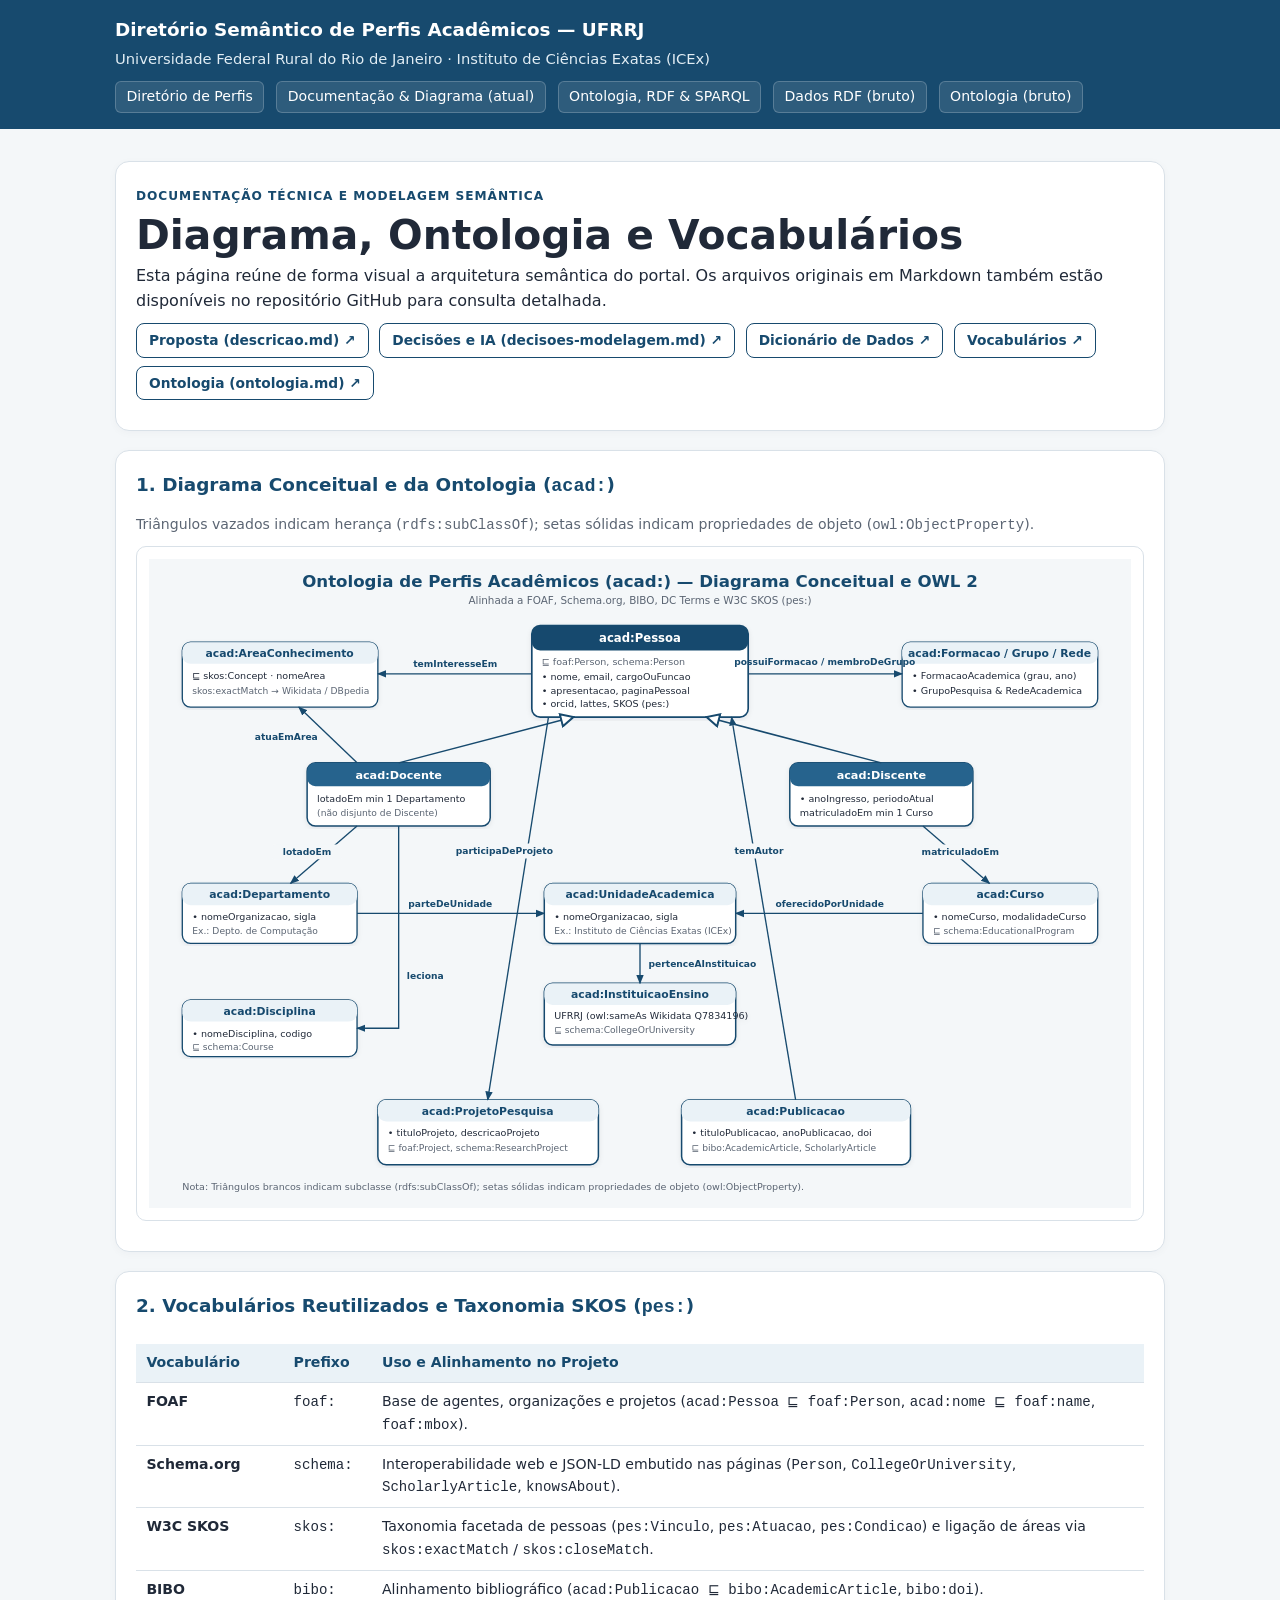
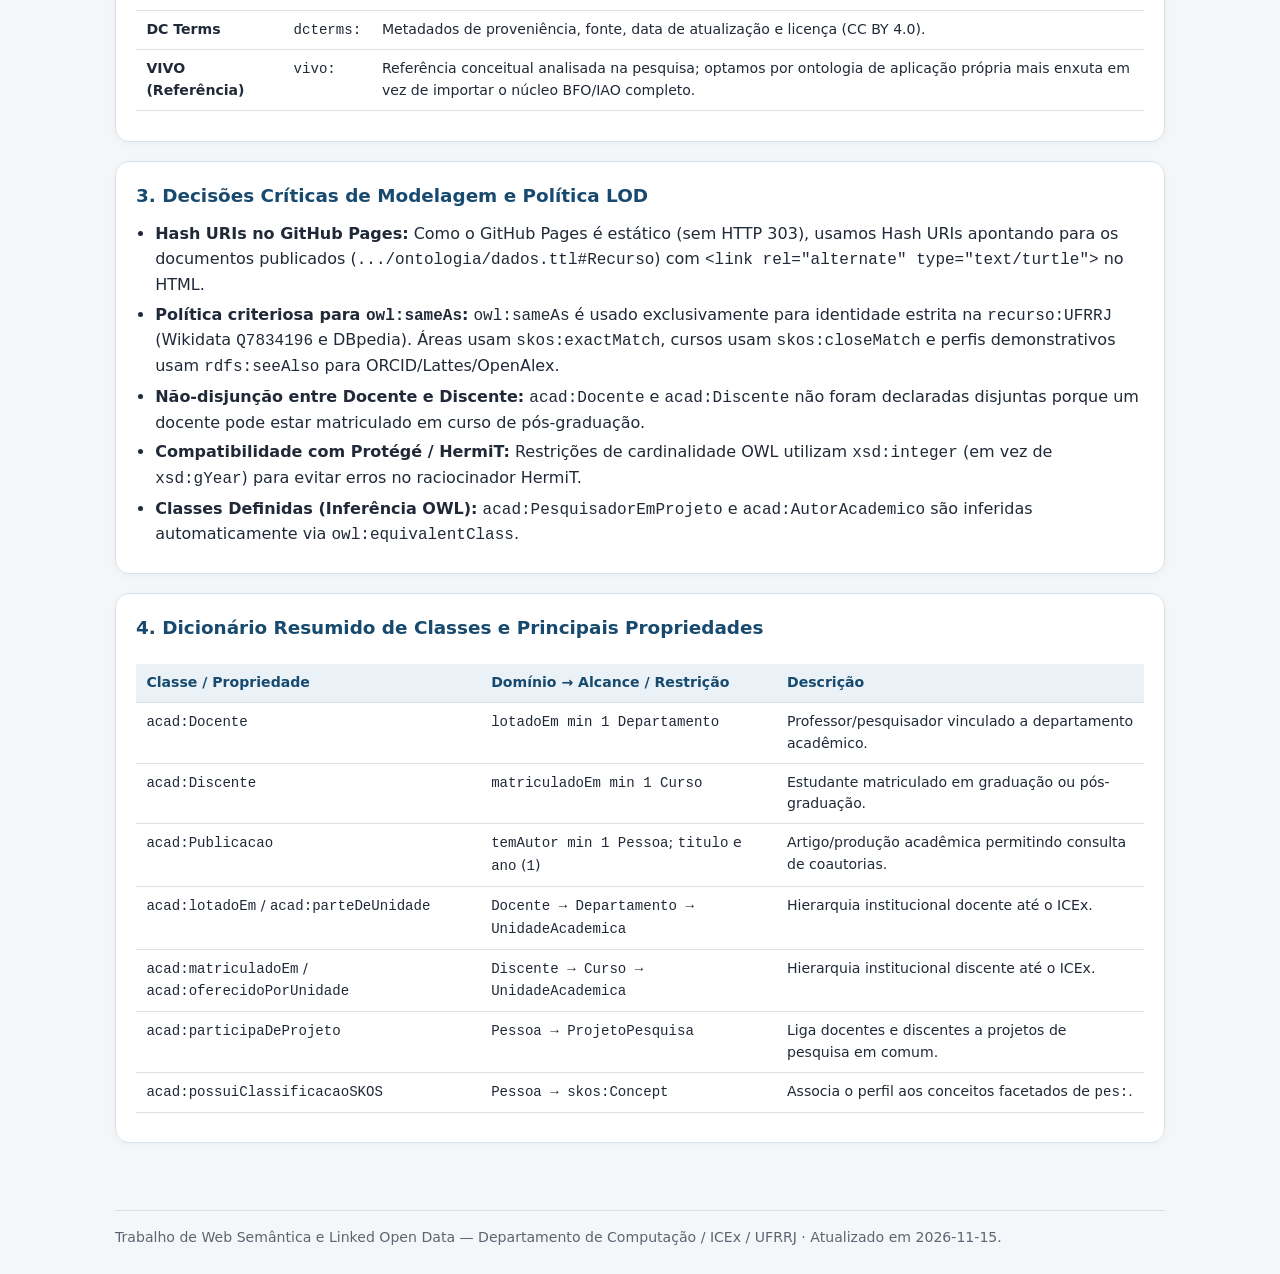
<file: documentacao.html>
<!doctype html>
<html lang="pt-BR">
<head>
  <meta charset="utf-8">
  <meta name="viewport" content="width=device-width, initial-scale=1">
  <meta name="description" content="Documentação da Ontologia, Vocabulários e Decisões de Modelagem — Diretório Semântico de Perfis Acadêmicos — UFRRJ.">
  <title>Documentação &amp; Diagrama | Diretório Semântico de Perfis Acadêmicos — UFRRJ</title>
  <link rel="stylesheet" href="estilos.css">
</head>
<body>
  <header class="site-header">
    <div class="header-inner">
      <a href="index.html" class="site-title">Diretório Semântico de Perfis Acadêmicos — UFRRJ</a>
      <p class="site-subtitle">Universidade Federal Rural do Rio de Janeiro · Instituto de Ciências Exatas (ICEx)</p>
      <nav class="top-nav" aria-label="Navegação principal">
        <a href="index.html">Diretório de Perfis</a> <a href="documentacao.html">Documentação &amp; Diagrama (atual)</a> <a href="artefatos.html">Ontologia, RDF &amp; SPARQL</a>
        <a href="ontologia/dados.ttl">Dados RDF (bruto)</a>
        <a href="ontologia/ontologia.ttl">Ontologia (bruto)</a>
      </nav>
    </div>
  </header>

  <main>
    <section class="card">
      <p class="eyebrow">Documentação Técnica e Modelagem Semântica</p>
      <h1>Diagrama, Ontologia e Vocabulários</h1>
      <p>
        Esta página reúne de forma visual a arquitetura semântica do portal. Os arquivos originais em Markdown também estão disponíveis no repositório GitHub para consulta detalhada.
      </p>
      <p>
        <a class="btn-outline" href="https://github.com/DavidsonWasserman/trabalho-web-semantica/blob/main/proposta/descricao.md" target="_blank" rel="noopener noreferrer">Proposta (descricao.md) ↗</a>
        <a class="btn-outline" href="https://github.com/DavidsonWasserman/trabalho-web-semantica/blob/main/proposta/decisoes-modelagem.md" target="_blank" rel="noopener noreferrer">Decisões e IA (decisoes-modelagem.md) ↗</a>
        <a class="btn-outline" href="https://github.com/DavidsonWasserman/trabalho-web-semantica/blob/main/documentacao/dicionario-dados.md" target="_blank" rel="noopener noreferrer">Dicionário de Dados ↗</a>
        <a class="btn-outline" href="https://github.com/DavidsonWasserman/trabalho-web-semantica/blob/main/documentacao/vocabularios.md" target="_blank" rel="noopener noreferrer">Vocabulários ↗</a>
        <a class="btn-outline" href="https://github.com/DavidsonWasserman/trabalho-web-semantica/blob/main/documentacao/ontologia.md" target="_blank" rel="noopener noreferrer">Ontologia (ontologia.md) ↗</a>
      </p>
    </section>

    <section class="card">
      <h2>1. Diagrama Conceitual e da Ontologia (<code>acad:</code>)</h2>
      <p class="note">Triângulos vazados indicam herança (<code>rdfs:subClassOf</code>); setas sólidas indicam propriedades de objeto (<code>owl:ObjectProperty</code>).</p>
      <div class="diagram-wrap">
        <img src="documentacao/diagrama.svg" alt="Diagrama da Ontologia de Perfis Acadêmicos (acad:)">
      </div>
    </section>

    <section class="card">
      <h2>2. Vocabulários Reutilizados e Taxonomia SKOS (<code>pes:</code>)</h2>
      <div style="overflow-x:auto;">
        <table class="data-table">
          <thead>
            <tr><th>Vocabulário</th><th>Prefixo</th><th>Uso e Alinhamento no Projeto</th></tr>
          </thead>
          <tbody>
            <tr><td><strong>FOAF</strong></td><td><code>foaf:</code></td><td>Base de agentes, organizações e projetos (<code>acad:Pessoa ⊑ foaf:Person</code>, <code>acad:nome ⊑ foaf:name</code>, <code>foaf:mbox</code>).</td></tr>
            <tr><td><strong>Schema.org</strong></td><td><code>schema:</code></td><td>Interoperabilidade web e JSON-LD embutido nas páginas (<code>Person</code>, <code>CollegeOrUniversity</code>, <code>ScholarlyArticle</code>, <code>knowsAbout</code>).</td></tr>
            <tr><td><strong>W3C SKOS</strong></td><td><code>skos:</code></td><td>Taxonomia facetada de pessoas (<code>pes:Vinculo</code>, <code>pes:Atuacao</code>, <code>pes:Condicao</code>) e ligação de áreas via <code>skos:exactMatch</code> / <code>skos:closeMatch</code>.</td></tr>
            <tr><td><strong>BIBO</strong></td><td><code>bibo:</code></td><td>Alinhamento bibliográfico (<code>acad:Publicacao ⊑ bibo:AcademicArticle</code>, <code>bibo:doi</code>).</td></tr>
            <tr><td><strong>DC Terms</strong></td><td><code>dcterms:</code></td><td>Metadados de proveniência, fonte, data de atualização e licença (CC BY 4.0).</td></tr>
            <tr><td><strong>VIVO (Referência)</strong></td><td><code>vivo:</code></td><td>Referência conceitual analisada na pesquisa; optamos por ontologia de aplicação própria mais enxuta em vez de importar o núcleo BFO/IAO completo.</td></tr>
          </tbody>
        </table>
      </div>
    </section>

    <section class="card">
      <h2>3. Decisões Críticas de Modelagem e Política LOD</h2>
      <ul class="clean-list">
        <li><strong>Hash URIs no GitHub Pages:</strong> Como o GitHub Pages é estático (sem HTTP 303), usamos Hash URIs apontando para os documentos publicados (<code>.../ontologia/dados.ttl#Recurso</code>) com <code>&lt;link rel="alternate" type="text/turtle"&gt;</code> no HTML.</li>
        <li><strong>Política criteriosa para <code>owl:sameAs</code>:</strong> <code>owl:sameAs</code> é usado exclusivamente para identidade estrita na <code>recurso:UFRRJ</code> (Wikidata <code>Q7834196</code> e DBpedia). Áreas usam <code>skos:exactMatch</code>, cursos usam <code>skos:closeMatch</code> e perfis demonstrativos usam <code>rdfs:seeAlso</code> para ORCID/Lattes/OpenAlex.</li>
        <li><strong>Não-disjunção entre Docente e Discente:</strong> <code>acad:Docente</code> e <code>acad:Discente</code> não foram declaradas disjuntas porque um docente pode estar matriculado em curso de pós-graduação.</li>
        <li><strong>Compatibilidade com Protégé / HermiT:</strong> Restrições de cardinalidade OWL utilizam <code>xsd:integer</code> (em vez de <code>xsd:gYear</code>) para evitar erros no raciocinador HermiT.</li>
        <li><strong>Classes Definidas (Inferência OWL):</strong> <code>acad:PesquisadorEmProjeto</code> e <code>acad:AutorAcademico</code> são inferidas automaticamente via <code>owl:equivalentClass</code>.</li>
      </ul>
    </section>

    <section class="card">
      <h2>4. Dicionário Resumido de Classes e Principais Propriedades</h2>
      <div style="overflow-x:auto;">
        <table class="data-table">
          <thead>
            <tr><th>Classe / Propriedade</th><th>Domínio → Alcance / Restrição</th><th>Descrição</th></tr>
          </thead>
          <tbody>
            <tr><td><code>acad:Docente</code></td><td><code>lotadoEm min 1 Departamento</code></td><td>Professor/pesquisador vinculado a departamento acadêmico.</td></tr>
            <tr><td><code>acad:Discente</code></td><td><code>matriculadoEm min 1 Curso</code></td><td>Estudante matriculado em graduação ou pós-graduação.</td></tr>
            <tr><td><code>acad:Publicacao</code></td><td><code>temAutor min 1 Pessoa</code>; <code>titulo</code> e <code>ano</code> (<code>1</code>)</td><td>Artigo/produção acadêmica permitindo consulta de coautorias.</td></tr>
            <tr><td><code>acad:lotadoEm</code> / <code>acad:parteDeUnidade</code></td><td><code>Docente → Departamento → UnidadeAcademica</code></td><td>Hierarquia institucional docente até o ICEx.</td></tr>
            <tr><td><code>acad:matriculadoEm</code> / <code>acad:oferecidoPorUnidade</code></td><td><code>Discente → Curso → UnidadeAcademica</code></td><td>Hierarquia institucional discente até o ICEx.</td></tr>
            <tr><td><code>acad:participaDeProjeto</code></td><td><code>Pessoa → ProjetoPesquisa</code></td><td>Liga docentes e discentes a projetos de pesquisa em comum.</td></tr>
            <tr><td><code>acad:possuiClassificacaoSKOS</code></td><td><code>Pessoa → skos:Concept</code></td><td>Associa o perfil aos conceitos facetados de <code>pes:</code>.</td></tr>
          </tbody>
        </table>
      </div>
    </section>
  </main>

  <footer class="site-footer">
    Trabalho de Web Semântica e Linked Open Data — Departamento de Computação / ICEx / UFRRJ · Atualizado em 2026-11-15.
  </footer>
</body>
</html>
</file>
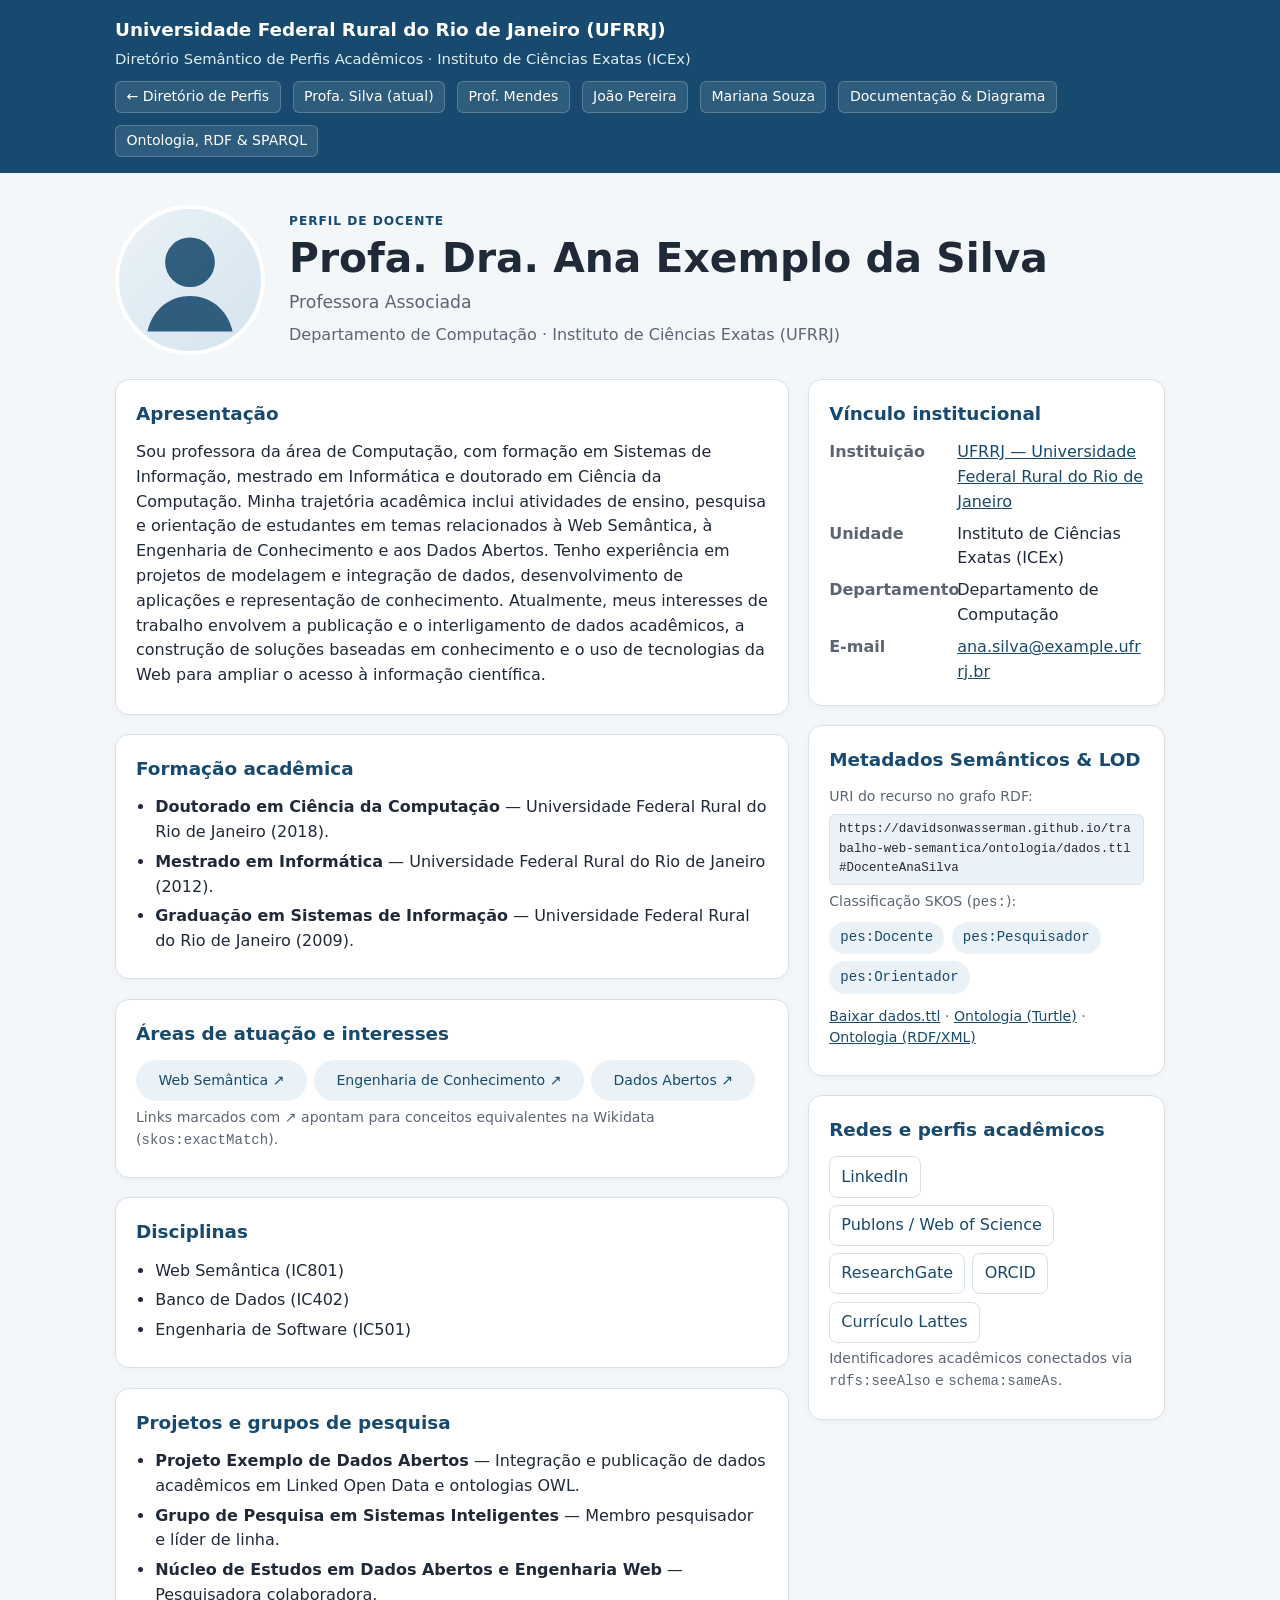
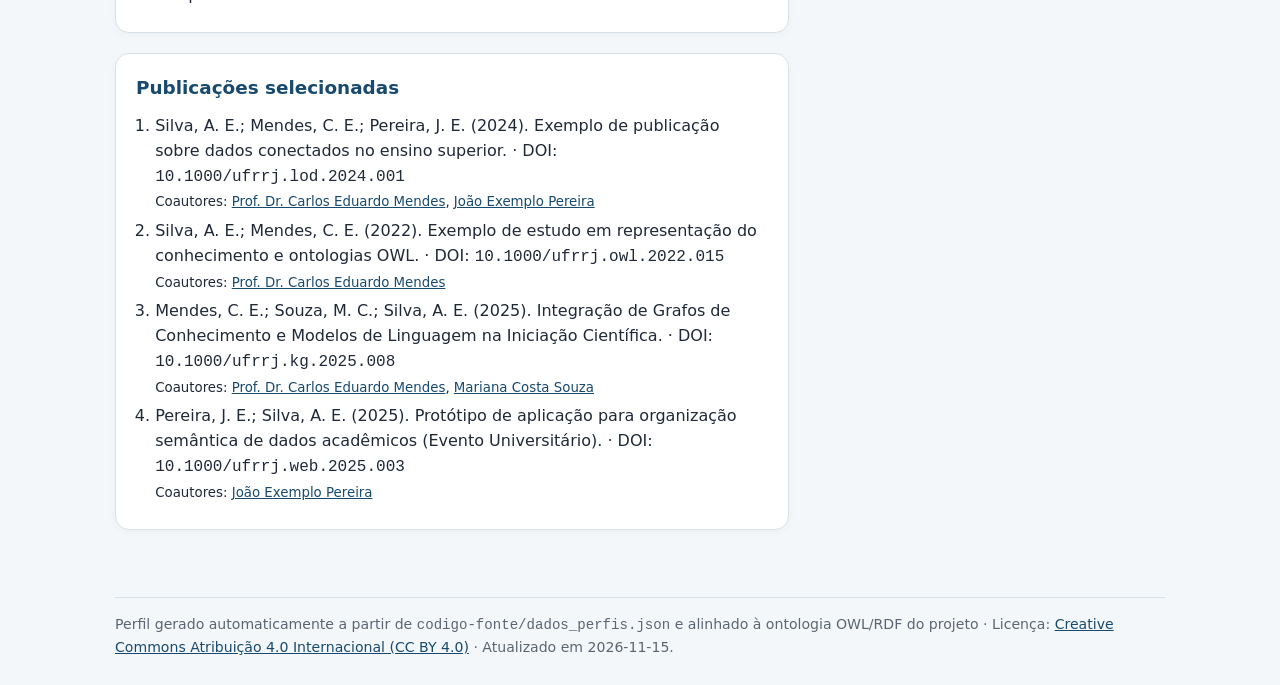
<file: exemplos/perfis/ana-silva.html>
<!doctype html>
<html lang="pt-BR">
<head>
  <meta charset="utf-8">
  <meta name="viewport" content="width=device-width, initial-scale=1">
  <meta name="description" content="Perfil acadêmico semântico de Profa. Dra. Ana Exemplo da Silva — UFRRJ.">
  <title>Profa. Dra. Ana Exemplo da Silva | UFRRJ</title>
  <link rel="stylesheet" href="../../estilos.css">
  <link rel="alternate" type="text/turtle" href="../../ontologia/dados.ttl" title="Dados RDF (Turtle)">
  <script type="application/ld+json">
{
  "@context": {
    "@vocab": "https://schema.org/",
    "acad": "https://davidsonwasserman.github.io/trabalho-web-semantica/ontologia/ontologia.owl#",
    "pes": "https://davidsonwasserman.github.io/trabalho-web-semantica/ontologia/taxonomia_pessoas.ttl#",
    "recurso": "https://davidsonwasserman.github.io/trabalho-web-semantica/ontologia/dados.ttl#"
  },
  "@id": "https://davidsonwasserman.github.io/trabalho-web-semantica/ontologia/dados.ttl#DocenteAnaSilva",
  "@type": [
    "Person",
    "acad:Docente"
  ],
  "name": "Profa. Dra. Ana Exemplo da Silva",
  "jobTitle": "Professora Associada",
  "email": "mailto:ana.silva@example.ufrrj.br",
  "url": "https://davidsonwasserman.github.io/trabalho-web-semantica/exemplos/perfis/ana-silva.html",
  "description": "Sou professora da área de Computação, com formação em Sistemas de Informação, mestrado em Informática e doutorado em Ciência da Computação. Minha trajetória acadêmica inclui atividades de ensino, pesquisa e orientação de estudantes em temas relacionados à Web Semântica, à Engenharia de Conhecimento e aos Dados Abertos. Tenho experiência em projetos de modelagem e integração de dados, desenvolvimento de aplicações e representação de conhecimento. Atualmente, meus interesses de trabalho envolvem a publicação e o interligamento de dados acadêmicos, a construção de soluções baseadas em conhecimento e o uso de tecnologias da Web para ampliar o acesso à informação científica.",
  "sameAs": [
    "https://orcid.org/0000-0002-1825-0097",
    "http://lattes.cnpq.br/1234567890123456"
  ],
  "affiliation": {
    "@id": "https://davidsonwasserman.github.io/trabalho-web-semantica/ontologia/dados.ttl#UFRRJ",
    "@type": "CollegeOrUniversity",
    "name": "Universidade Federal Rural do Rio de Janeiro",
    "alternateName": "UFRRJ",
    "sameAs": [
      "http://www.wikidata.org/entity/Q7834196",
      "http://dbpedia.org/resource/Federal_Rural_University_of_Rio_de_Janeiro"
    ]
  },
  "memberOf": {
    "@id": "https://davidsonwasserman.github.io/trabalho-web-semantica/ontologia/dados.ttl#ICEx",
    "@type": "Organization",
    "name": "Instituto de Ciências Exatas"
  },
  "knowsAbout": [
    {
      "@id": "https://davidsonwasserman.github.io/trabalho-web-semantica/ontologia/dados.ttl#AreaWebSemantica",
      "@type": "DefinedTerm",
      "name": "Web Semântica",
      "sameAs": [
        "http://www.wikidata.org/entity/Q54837",
        "http://dbpedia.org/resource/Semantic_Web"
      ]
    },
    {
      "@id": "https://davidsonwasserman.github.io/trabalho-web-semantica/ontologia/dados.ttl#AreaEngenhariaConhecimento",
      "@type": "DefinedTerm",
      "name": "Engenharia de Conhecimento",
      "sameAs": [
        "http://www.wikidata.org/entity/Q1540472",
        "http://dbpedia.org/resource/Knowledge_engineering"
      ]
    },
    {
      "@id": "https://davidsonwasserman.github.io/trabalho-web-semantica/ontologia/dados.ttl#AreaDadosAbertos",
      "@type": "DefinedTerm",
      "name": "Dados Abertos",
      "sameAs": [
        "http://www.wikidata.org/entity/Q309901",
        "http://dbpedia.org/resource/Open_data"
      ]
    },
    {
      "@id": "https://davidsonwasserman.github.io/trabalho-web-semantica/ontologia/dados.ttl#AreaLinkedOpenData",
      "@type": "DefinedTerm",
      "name": "Linked Open Data",
      "sameAs": [
        "http://www.wikidata.org/entity/Q18692990",
        "http://dbpedia.org/resource/Linked_data"
      ]
    }
  ],
  "additionalType": [
    "pes:Docente",
    "pes:Pesquisador",
    "pes:Orientador"
  ],
  "worksFor": {
    "@id": "https://davidsonwasserman.github.io/trabalho-web-semantica/ontologia/dados.ttl#DeptoComputacao",
    "@type": "Organization",
    "name": "Departamento de Computação"
  }
}
  </script>
</head>
<body>
  <header class="site-header">
    <div class="header-inner">
      <a href="../../index.html" class="site-title">Universidade Federal Rural do Rio de Janeiro (UFRRJ)</a>
      <p class="site-subtitle">Diretório Semântico de Perfis Acadêmicos · Instituto de Ciências Exatas (ICEx)</p>
      <nav class="top-nav" aria-label="Navegação entre perfis">
        <a href="../../index.html">← Diretório de Perfis</a> <a href="ana-silva.html">Profa. Silva (atual)</a> <a href="carlos-mendes.html">Prof. Mendes</a> <a href="joao-pereira.html">João Pereira</a> <a href="mariana-souza.html">Mariana Souza</a> <a href="../../documentacao.html">Documentação &amp; Diagrama</a> <a href="../../artefatos.html">Ontologia, RDF &amp; SPARQL</a>
      </nav>
    </div>
  </header>

  <main>
    <section class="profile-heading" aria-labelledby="nome">
      <img class="profile-photo" src="../../foto-exemplo.svg" alt="Avatar ilustrativo de Profa. Dra. Ana Exemplo da Silva">
      <div>
        <p class="eyebrow">Perfil de docente</p>
        <h1 id="nome">Profa. Dra. Ana Exemplo da Silva</h1>
        <p class="role">Professora Associada</p>
        <p class="quick-info">Departamento de Computação · Instituto de Ciências Exatas (UFRRJ)</p>
      </div>
    </section>

    <div class="layout">
      <div>
        <section class="card">
          <h2>Apresentação</h2>
          <p>Sou professora da área de Computação, com formação em Sistemas de Informação, mestrado em Informática e doutorado em Ciência da Computação. Minha trajetória acadêmica inclui atividades de ensino, pesquisa e orientação de estudantes em temas relacionados à Web Semântica, à Engenharia de Conhecimento e aos Dados Abertos. Tenho experiência em projetos de modelagem e integração de dados, desenvolvimento de aplicações e representação de conhecimento. Atualmente, meus interesses de trabalho envolvem a publicação e o interligamento de dados acadêmicos, a construção de soluções baseadas em conhecimento e o uso de tecnologias da Web para ampliar o acesso à informação científica.</p>
        </section>

        <section class="card">
          <h2>Formação acadêmica</h2>
          <ul class="clean-list">
            <li><strong>Doutorado em Ciência da Computação</strong> — Universidade Federal Rural do Rio de Janeiro (2018).</li>
<li><strong>Mestrado em Informática</strong> — Universidade Federal Rural do Rio de Janeiro (2012).</li>
<li><strong>Graduação em Sistemas de Informação</strong> — Universidade Federal Rural do Rio de Janeiro (2009).</li>
          </ul>
        </section>

        <section class="card">
          <h2>Áreas de atuação e interesses</h2>
          <ul class="tag-list">
            <li><a href="http://www.wikidata.org/entity/Q54837" target="_blank" rel="noopener noreferrer" title="Recurso ligado na Wikidata (skos:exactMatch)">Web Semântica ↗</a></li>
<li><a href="http://www.wikidata.org/entity/Q1540472" target="_blank" rel="noopener noreferrer" title="Recurso ligado na Wikidata (skos:exactMatch)">Engenharia de Conhecimento ↗</a></li>
<li><a href="http://www.wikidata.org/entity/Q309901" target="_blank" rel="noopener noreferrer" title="Recurso ligado na Wikidata (skos:exactMatch)">Dados Abertos ↗</a></li>
          </ul>
          <p class="note">Links marcados com ↗ apontam para conceitos equivalentes na Wikidata (<code>skos:exactMatch</code>).</p>
        </section>

        <section class="card"><h2>Disciplinas</h2><ul class="clean-list"><li>Web Semântica (IC801)</li>
<li>Banco de Dados (IC402)</li>
<li>Engenharia de Software (IC501)</li></ul></section>

        <section class="card">
          <h2>Projetos e grupos de pesquisa</h2>
          <ul class="clean-list">
            <li><strong>Projeto Exemplo de Dados Abertos</strong> — Integração e publicação de dados acadêmicos em Linked Open Data e ontologias OWL.</li>
<li><strong>Grupo de Pesquisa em Sistemas Inteligentes</strong> — Membro pesquisador e líder de linha.</li>
<li><strong>Núcleo de Estudos em Dados Abertos e Engenharia Web</strong> — Pesquisadora colaboradora.</li>
          </ul>
        </section>

        <section class="card">
          <h2>Publicações selecionadas</h2>
          <ol class="clean-list">
            <li>Silva, A. E.; Mendes, C. E.; Pereira, J. E. (2024). Exemplo de publicação sobre dados conectados no ensino superior. · DOI: <code>10.1000/ufrrj.lod.2024.001</code><br><small>Coautores: <a href="carlos-mendes.html">Prof. Dr. Carlos Eduardo Mendes</a>, <a href="joao-pereira.html">João Exemplo Pereira</a></small></li>
<li>Silva, A. E.; Mendes, C. E. (2022). Exemplo de estudo em representação do conhecimento e ontologias OWL. · DOI: <code>10.1000/ufrrj.owl.2022.015</code><br><small>Coautores: <a href="carlos-mendes.html">Prof. Dr. Carlos Eduardo Mendes</a></small></li>
<li>Mendes, C. E.; Souza, M. C.; Silva, A. E. (2025). Integração de Grafos de Conhecimento e Modelos de Linguagem na Iniciação Científica. · DOI: <code>10.1000/ufrrj.kg.2025.008</code><br><small>Coautores: <a href="carlos-mendes.html">Prof. Dr. Carlos Eduardo Mendes</a>, <a href="mariana-souza.html">Mariana Costa Souza</a></small></li>
<li>Pereira, J. E.; Silva, A. E. (2025). Protótipo de aplicação para organização semântica de dados acadêmicos (Evento Universitário). · DOI: <code>10.1000/ufrrj.web.2025.003</code><br><small>Coautores: <a href="joao-pereira.html">João Exemplo Pereira</a></small></li>
          </ol>
        </section>
      </div>

      <aside>
        <section class="card">
          <h2>Vínculo institucional</h2>
          <dl class="contact-list">
            <div><dt>Instituição</dt><dd><a href="http://www.wikidata.org/entity/Q7834196" target="_blank" rel="noopener noreferrer">UFRRJ — Universidade Federal Rural do Rio de Janeiro</a></dd></div>
            <div><dt>Unidade</dt><dd>Instituto de Ciências Exatas (ICEx)</dd></div>
            <div><dt>Departamento</dt><dd>Departamento de Computação</dd></div>
            <div><dt>E-mail</dt><dd><a href="mailto:ana.silva@example.ufrrj.br">ana.silva@example.ufrrj.br</a></dd></div>
          </dl>
        </section>

        <section class="card">
          <h2>Metadados Semânticos &amp; LOD</h2>
          <p class="note">URI do recurso no grafo RDF:</p>
          <p class="lod-uri">https://davidsonwasserman.github.io/trabalho-web-semantica/ontologia/dados.ttl#DocenteAnaSilva</p>
          <p class="note">Classificação SKOS (<code>pes:</code>):</p>
          <ul class="tag-list">
            <li><code>pes:Docente</code></li>
<li><code>pes:Pesquisador</code></li>
<li><code>pes:Orientador</code></li>
          </ul>
          <p class="note" style="margin-top:.75rem;">
            <a href="../../ontologia/dados.ttl">Baixar dados.ttl</a> ·
            <a href="../../ontologia/ontologia.ttl">Ontologia (Turtle)</a> ·
            <a href="../../ontologia/ontologia.owl">Ontologia (RDF/XML)</a>
          </p>
        </section>

        <section class="card">
          <h2>Redes e perfis acadêmicos</h2>
          <ul class="social-links">
            <li><a href="https://www.linkedin.com/" rel="me" target="_blank" rel="noopener noreferrer">LinkedIn</a></li>
<li><a href="https://www.webofscience.com/" rel="me" target="_blank" rel="noopener noreferrer">Publons / Web of Science</a></li>
<li><a href="https://www.researchgate.net/" rel="me" target="_blank" rel="noopener noreferrer">ResearchGate</a></li>
<li><a href="https://orcid.org/0000-0002-1825-0097" rel="me" target="_blank" rel="noopener noreferrer">ORCID</a></li>
<li><a href="http://lattes.cnpq.br/1234567890123456" rel="me" target="_blank" rel="noopener noreferrer">Currículo Lattes</a></li>
          </ul>
          <p class="note">Identificadores acadêmicos conectados via <code>rdfs:seeAlso</code> e <code>schema:sameAs</code>.</p>
        </section>
      </aside>
    </div>
  </main>

  <footer class="site-footer">
    Perfil gerado automaticamente a partir de <code>codigo-fonte/dados_perfis.json</code> e alinhado à ontologia OWL/RDF do projeto · Licença: <a href="https://creativecommons.org/licenses/by/4.0/" target="_blank" rel="noopener noreferrer">Creative Commons Atribuição 4.0 Internacional (CC BY 4.0)</a> · Atualizado em 2026-11-15.
  </footer>
</body>
</html>
</file>
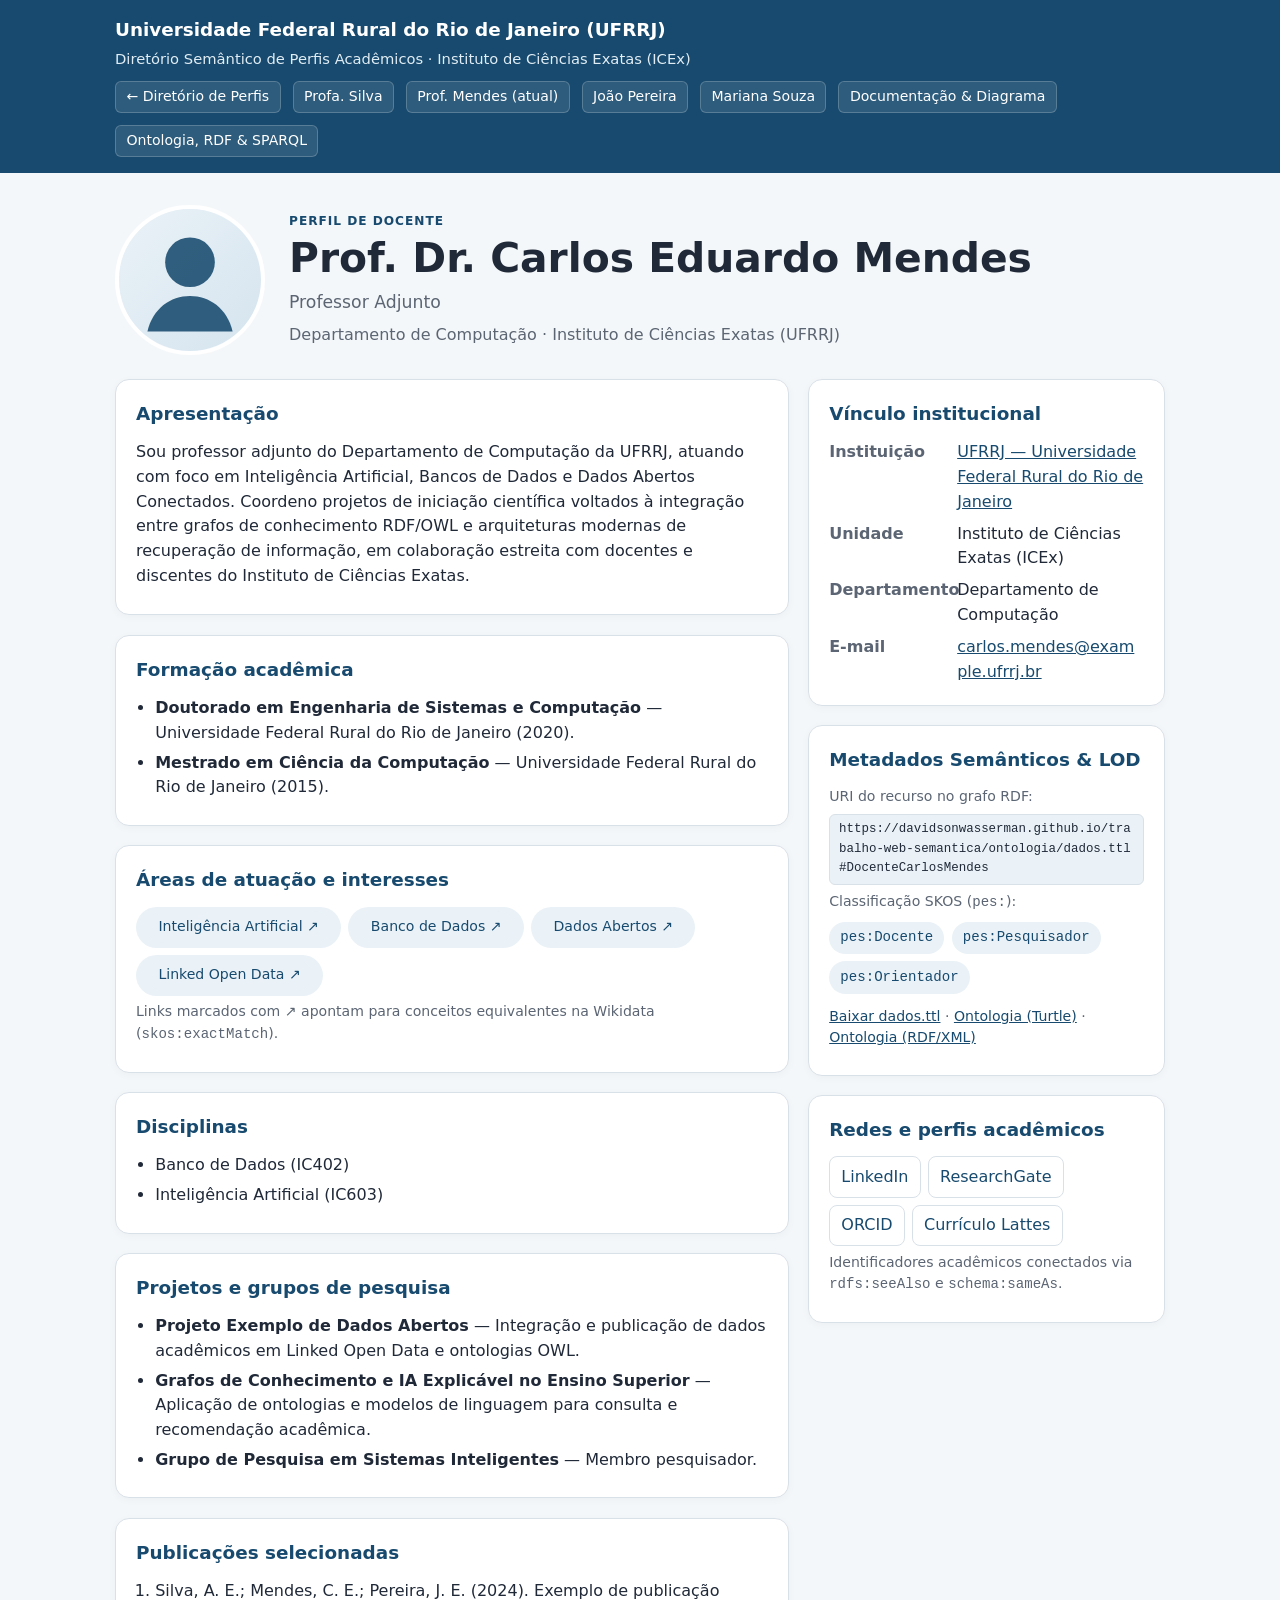
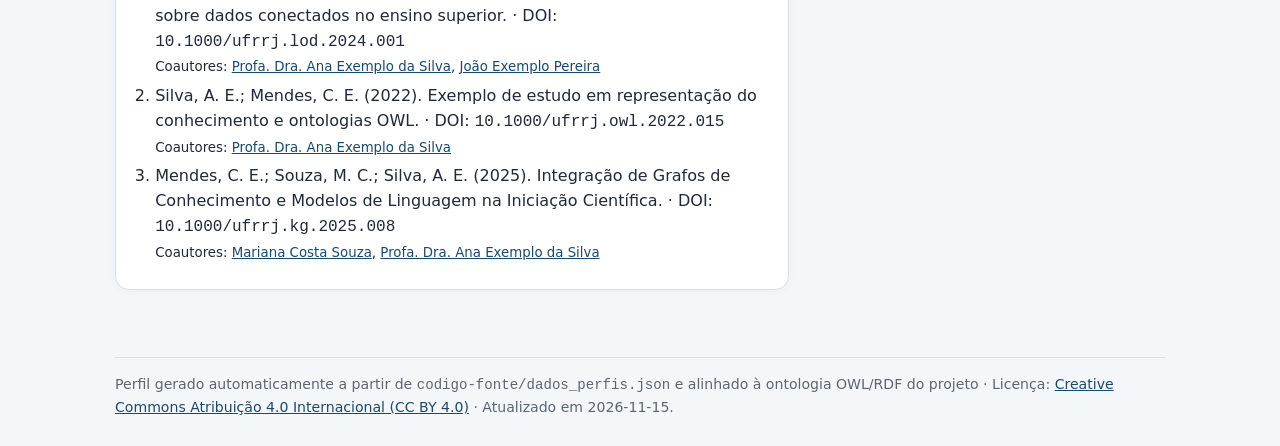
<file: exemplos/perfis/carlos-mendes.html>
<!doctype html>
<html lang="pt-BR">
<head>
  <meta charset="utf-8">
  <meta name="viewport" content="width=device-width, initial-scale=1">
  <meta name="description" content="Perfil acadêmico semântico de Prof. Dr. Carlos Eduardo Mendes — UFRRJ.">
  <title>Prof. Dr. Carlos Eduardo Mendes | UFRRJ</title>
  <link rel="stylesheet" href="../../estilos.css">
  <link rel="alternate" type="text/turtle" href="../../ontologia/dados.ttl" title="Dados RDF (Turtle)">
  <script type="application/ld+json">
{
  "@context": {
    "@vocab": "https://schema.org/",
    "acad": "https://davidsonwasserman.github.io/trabalho-web-semantica/ontologia/ontologia.owl#",
    "pes": "https://davidsonwasserman.github.io/trabalho-web-semantica/ontologia/taxonomia_pessoas.ttl#",
    "recurso": "https://davidsonwasserman.github.io/trabalho-web-semantica/ontologia/dados.ttl#"
  },
  "@id": "https://davidsonwasserman.github.io/trabalho-web-semantica/ontologia/dados.ttl#DocenteCarlosMendes",
  "@type": [
    "Person",
    "acad:Docente"
  ],
  "name": "Prof. Dr. Carlos Eduardo Mendes",
  "jobTitle": "Professor Adjunto",
  "email": "mailto:carlos.mendes@example.ufrrj.br",
  "url": "https://davidsonwasserman.github.io/trabalho-web-semantica/exemplos/perfis/carlos-mendes.html",
  "description": "Sou professor adjunto do Departamento de Computação da UFRRJ, atuando com foco em Inteligência Artificial, Bancos de Dados e Dados Abertos Conectados. Coordeno projetos de iniciação científica voltados à integração entre grafos de conhecimento RDF/OWL e arquiteturas modernas de recuperação de informação, em colaboração estreita com docentes e discentes do Instituto de Ciências Exatas.",
  "sameAs": [
    "https://orcid.org/0000-0003-2190-4412",
    "http://lattes.cnpq.br/2345678901234567"
  ],
  "affiliation": {
    "@id": "https://davidsonwasserman.github.io/trabalho-web-semantica/ontologia/dados.ttl#UFRRJ",
    "@type": "CollegeOrUniversity",
    "name": "Universidade Federal Rural do Rio de Janeiro",
    "alternateName": "UFRRJ",
    "sameAs": [
      "http://www.wikidata.org/entity/Q7834196",
      "http://dbpedia.org/resource/Federal_Rural_University_of_Rio_de_Janeiro"
    ]
  },
  "memberOf": {
    "@id": "https://davidsonwasserman.github.io/trabalho-web-semantica/ontologia/dados.ttl#ICEx",
    "@type": "Organization",
    "name": "Instituto de Ciências Exatas"
  },
  "knowsAbout": [
    {
      "@id": "https://davidsonwasserman.github.io/trabalho-web-semantica/ontologia/dados.ttl#AreaInteligenciaArtificial",
      "@type": "DefinedTerm",
      "name": "Inteligência Artificial",
      "sameAs": [
        "http://www.wikidata.org/entity/Q11660",
        "http://dbpedia.org/resource/Artificial_intelligence"
      ]
    },
    {
      "@id": "https://davidsonwasserman.github.io/trabalho-web-semantica/ontologia/dados.ttl#AreaBancoDeDados",
      "@type": "DefinedTerm",
      "name": "Banco de Dados",
      "sameAs": [
        "http://www.wikidata.org/entity/Q8513",
        "http://dbpedia.org/resource/Database"
      ]
    },
    {
      "@id": "https://davidsonwasserman.github.io/trabalho-web-semantica/ontologia/dados.ttl#AreaDadosAbertos",
      "@type": "DefinedTerm",
      "name": "Dados Abertos",
      "sameAs": [
        "http://www.wikidata.org/entity/Q309901",
        "http://dbpedia.org/resource/Open_data"
      ]
    },
    {
      "@id": "https://davidsonwasserman.github.io/trabalho-web-semantica/ontologia/dados.ttl#AreaLinkedOpenData",
      "@type": "DefinedTerm",
      "name": "Linked Open Data",
      "sameAs": [
        "http://www.wikidata.org/entity/Q18692990",
        "http://dbpedia.org/resource/Linked_data"
      ]
    }
  ],
  "additionalType": [
    "pes:Docente",
    "pes:Pesquisador",
    "pes:Orientador"
  ],
  "worksFor": {
    "@id": "https://davidsonwasserman.github.io/trabalho-web-semantica/ontologia/dados.ttl#DeptoComputacao",
    "@type": "Organization",
    "name": "Departamento de Computação"
  }
}
  </script>
</head>
<body>
  <header class="site-header">
    <div class="header-inner">
      <a href="../../index.html" class="site-title">Universidade Federal Rural do Rio de Janeiro (UFRRJ)</a>
      <p class="site-subtitle">Diretório Semântico de Perfis Acadêmicos · Instituto de Ciências Exatas (ICEx)</p>
      <nav class="top-nav" aria-label="Navegação entre perfis">
        <a href="../../index.html">← Diretório de Perfis</a> <a href="ana-silva.html">Profa. Silva</a> <a href="carlos-mendes.html">Prof. Mendes (atual)</a> <a href="joao-pereira.html">João Pereira</a> <a href="mariana-souza.html">Mariana Souza</a> <a href="../../documentacao.html">Documentação &amp; Diagrama</a> <a href="../../artefatos.html">Ontologia, RDF &amp; SPARQL</a>
      </nav>
    </div>
  </header>

  <main>
    <section class="profile-heading" aria-labelledby="nome">
      <img class="profile-photo" src="../../foto-exemplo.svg" alt="Avatar ilustrativo de Prof. Dr. Carlos Eduardo Mendes">
      <div>
        <p class="eyebrow">Perfil de docente</p>
        <h1 id="nome">Prof. Dr. Carlos Eduardo Mendes</h1>
        <p class="role">Professor Adjunto</p>
        <p class="quick-info">Departamento de Computação · Instituto de Ciências Exatas (UFRRJ)</p>
      </div>
    </section>

    <div class="layout">
      <div>
        <section class="card">
          <h2>Apresentação</h2>
          <p>Sou professor adjunto do Departamento de Computação da UFRRJ, atuando com foco em Inteligência Artificial, Bancos de Dados e Dados Abertos Conectados. Coordeno projetos de iniciação científica voltados à integração entre grafos de conhecimento RDF/OWL e arquiteturas modernas de recuperação de informação, em colaboração estreita com docentes e discentes do Instituto de Ciências Exatas.</p>
        </section>

        <section class="card">
          <h2>Formação acadêmica</h2>
          <ul class="clean-list">
            <li><strong>Doutorado em Engenharia de Sistemas e Computação</strong> — Universidade Federal Rural do Rio de Janeiro (2020).</li>
<li><strong>Mestrado em Ciência da Computação</strong> — Universidade Federal Rural do Rio de Janeiro (2015).</li>
          </ul>
        </section>

        <section class="card">
          <h2>Áreas de atuação e interesses</h2>
          <ul class="tag-list">
            <li><a href="http://www.wikidata.org/entity/Q11660" target="_blank" rel="noopener noreferrer" title="Recurso ligado na Wikidata (skos:exactMatch)">Inteligência Artificial ↗</a></li>
<li><a href="http://www.wikidata.org/entity/Q8513" target="_blank" rel="noopener noreferrer" title="Recurso ligado na Wikidata (skos:exactMatch)">Banco de Dados ↗</a></li>
<li><a href="http://www.wikidata.org/entity/Q309901" target="_blank" rel="noopener noreferrer" title="Recurso ligado na Wikidata (skos:exactMatch)">Dados Abertos ↗</a></li>
<li><a href="http://www.wikidata.org/entity/Q18692990" target="_blank" rel="noopener noreferrer" title="Recurso ligado na Wikidata (skos:exactMatch)">Linked Open Data ↗</a></li>
          </ul>
          <p class="note">Links marcados com ↗ apontam para conceitos equivalentes na Wikidata (<code>skos:exactMatch</code>).</p>
        </section>

        <section class="card"><h2>Disciplinas</h2><ul class="clean-list"><li>Banco de Dados (IC402)</li>
<li>Inteligência Artificial (IC603)</li></ul></section>

        <section class="card">
          <h2>Projetos e grupos de pesquisa</h2>
          <ul class="clean-list">
            <li><strong>Projeto Exemplo de Dados Abertos</strong> — Integração e publicação de dados acadêmicos em Linked Open Data e ontologias OWL.</li>
<li><strong>Grafos de Conhecimento e IA Explicável no Ensino Superior</strong> — Aplicação de ontologias e modelos de linguagem para consulta e recomendação acadêmica.</li>
<li><strong>Grupo de Pesquisa em Sistemas Inteligentes</strong> — Membro pesquisador.</li>
          </ul>
        </section>

        <section class="card">
          <h2>Publicações selecionadas</h2>
          <ol class="clean-list">
            <li>Silva, A. E.; Mendes, C. E.; Pereira, J. E. (2024). Exemplo de publicação sobre dados conectados no ensino superior. · DOI: <code>10.1000/ufrrj.lod.2024.001</code><br><small>Coautores: <a href="ana-silva.html">Profa. Dra. Ana Exemplo da Silva</a>, <a href="joao-pereira.html">João Exemplo Pereira</a></small></li>
<li>Silva, A. E.; Mendes, C. E. (2022). Exemplo de estudo em representação do conhecimento e ontologias OWL. · DOI: <code>10.1000/ufrrj.owl.2022.015</code><br><small>Coautores: <a href="ana-silva.html">Profa. Dra. Ana Exemplo da Silva</a></small></li>
<li>Mendes, C. E.; Souza, M. C.; Silva, A. E. (2025). Integração de Grafos de Conhecimento e Modelos de Linguagem na Iniciação Científica. · DOI: <code>10.1000/ufrrj.kg.2025.008</code><br><small>Coautores: <a href="mariana-souza.html">Mariana Costa Souza</a>, <a href="ana-silva.html">Profa. Dra. Ana Exemplo da Silva</a></small></li>
          </ol>
        </section>
      </div>

      <aside>
        <section class="card">
          <h2>Vínculo institucional</h2>
          <dl class="contact-list">
            <div><dt>Instituição</dt><dd><a href="http://www.wikidata.org/entity/Q7834196" target="_blank" rel="noopener noreferrer">UFRRJ — Universidade Federal Rural do Rio de Janeiro</a></dd></div>
            <div><dt>Unidade</dt><dd>Instituto de Ciências Exatas (ICEx)</dd></div>
            <div><dt>Departamento</dt><dd>Departamento de Computação</dd></div>
            <div><dt>E-mail</dt><dd><a href="mailto:carlos.mendes@example.ufrrj.br">carlos.mendes@example.ufrrj.br</a></dd></div>
          </dl>
        </section>

        <section class="card">
          <h2>Metadados Semânticos &amp; LOD</h2>
          <p class="note">URI do recurso no grafo RDF:</p>
          <p class="lod-uri">https://davidsonwasserman.github.io/trabalho-web-semantica/ontologia/dados.ttl#DocenteCarlosMendes</p>
          <p class="note">Classificação SKOS (<code>pes:</code>):</p>
          <ul class="tag-list">
            <li><code>pes:Docente</code></li>
<li><code>pes:Pesquisador</code></li>
<li><code>pes:Orientador</code></li>
          </ul>
          <p class="note" style="margin-top:.75rem;">
            <a href="../../ontologia/dados.ttl">Baixar dados.ttl</a> ·
            <a href="../../ontologia/ontologia.ttl">Ontologia (Turtle)</a> ·
            <a href="../../ontologia/ontologia.owl">Ontologia (RDF/XML)</a>
          </p>
        </section>

        <section class="card">
          <h2>Redes e perfis acadêmicos</h2>
          <ul class="social-links">
            <li><a href="https://www.linkedin.com/" rel="me" target="_blank" rel="noopener noreferrer">LinkedIn</a></li>
<li><a href="https://www.researchgate.net/" rel="me" target="_blank" rel="noopener noreferrer">ResearchGate</a></li>
<li><a href="https://orcid.org/0000-0003-2190-4412" rel="me" target="_blank" rel="noopener noreferrer">ORCID</a></li>
<li><a href="http://lattes.cnpq.br/2345678901234567" rel="me" target="_blank" rel="noopener noreferrer">Currículo Lattes</a></li>
          </ul>
          <p class="note">Identificadores acadêmicos conectados via <code>rdfs:seeAlso</code> e <code>schema:sameAs</code>.</p>
        </section>
      </aside>
    </div>
  </main>

  <footer class="site-footer">
    Perfil gerado automaticamente a partir de <code>codigo-fonte/dados_perfis.json</code> e alinhado à ontologia OWL/RDF do projeto · Licença: <a href="https://creativecommons.org/licenses/by/4.0/" target="_blank" rel="noopener noreferrer">Creative Commons Atribuição 4.0 Internacional (CC BY 4.0)</a> · Atualizado em 2026-11-15.
  </footer>
</body>
</html>
</file>
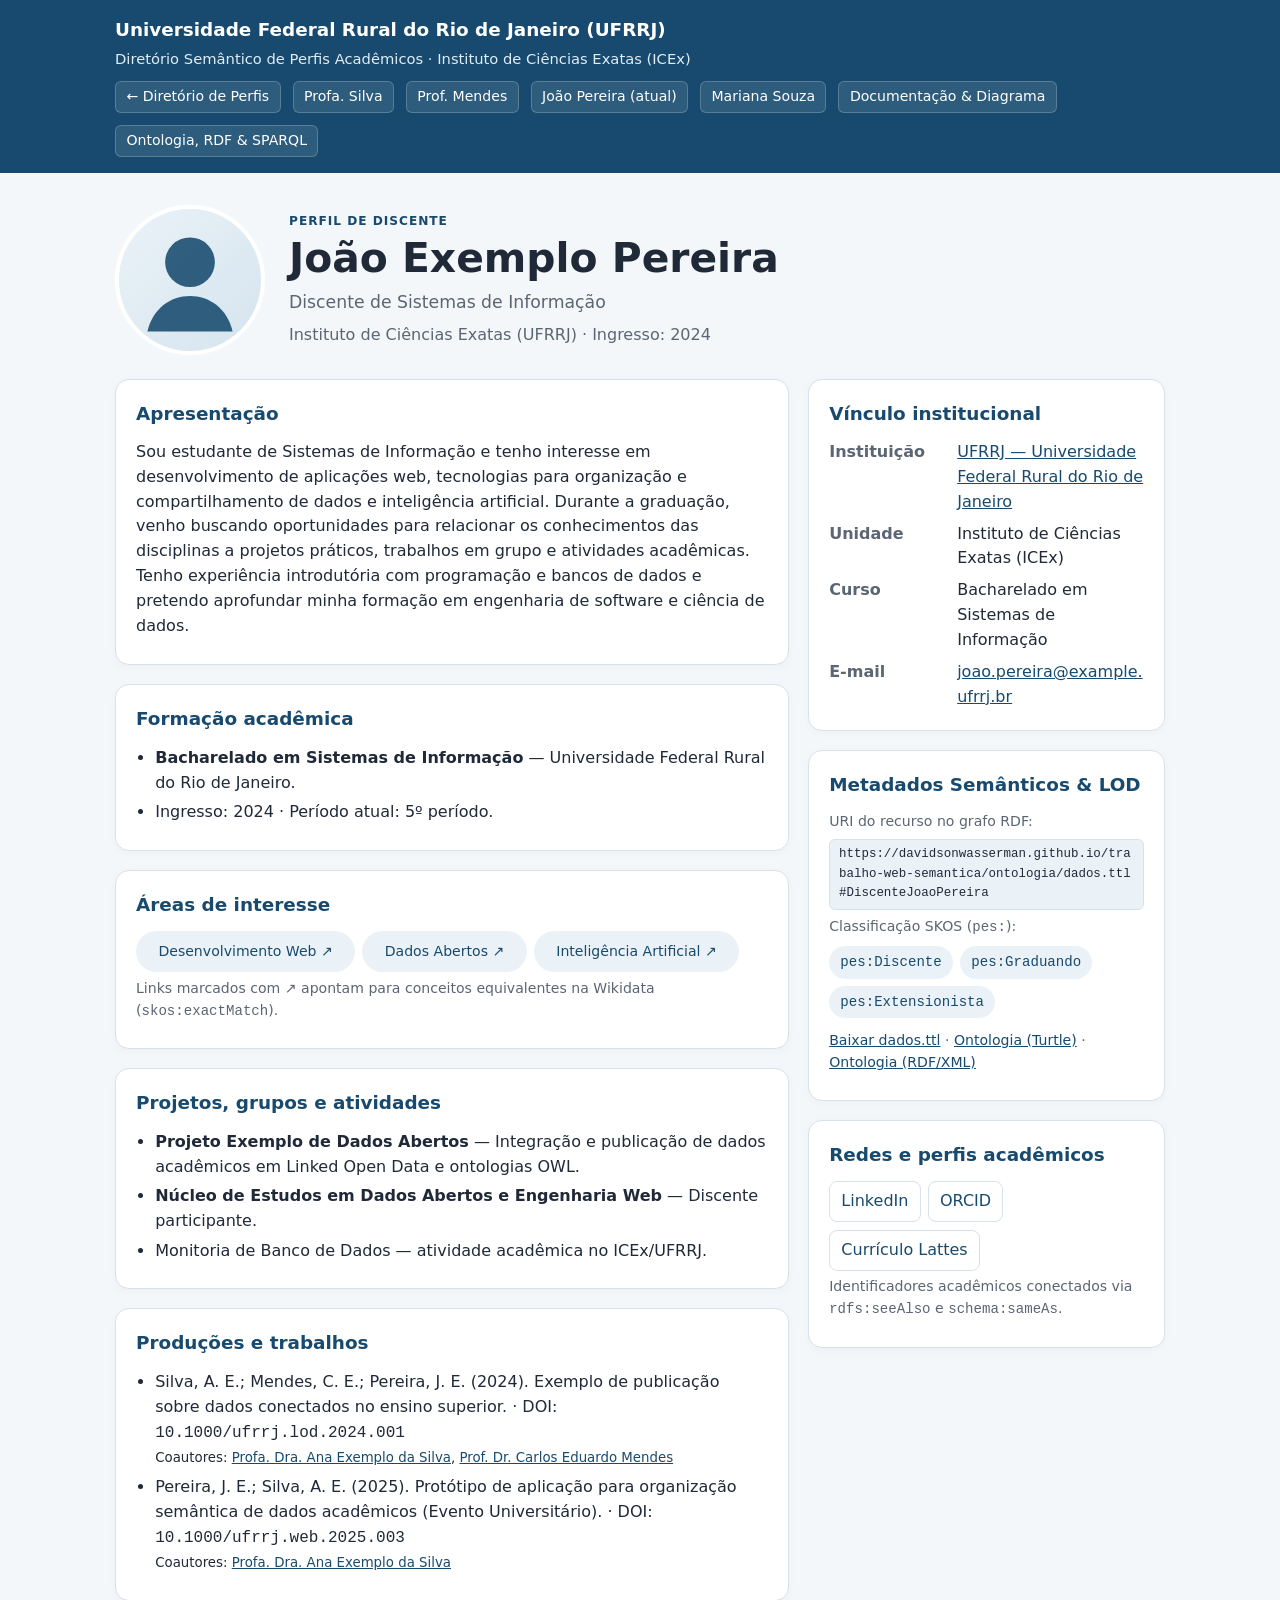
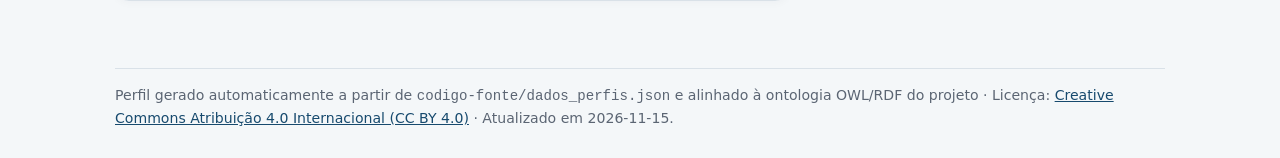
<file: exemplos/perfis/joao-pereira.html>
<!doctype html>
<html lang="pt-BR">
<head>
  <meta charset="utf-8">
  <meta name="viewport" content="width=device-width, initial-scale=1">
  <meta name="description" content="Perfil acadêmico semântico de João Exemplo Pereira — UFRRJ.">
  <title>João Exemplo Pereira | UFRRJ</title>
  <link rel="stylesheet" href="../../estilos.css">
  <link rel="alternate" type="text/turtle" href="../../ontologia/dados.ttl" title="Dados RDF (Turtle)">
  <script type="application/ld+json">
{
  "@context": {
    "@vocab": "https://schema.org/",
    "acad": "https://davidsonwasserman.github.io/trabalho-web-semantica/ontologia/ontologia.owl#",
    "pes": "https://davidsonwasserman.github.io/trabalho-web-semantica/ontologia/taxonomia_pessoas.ttl#",
    "recurso": "https://davidsonwasserman.github.io/trabalho-web-semantica/ontologia/dados.ttl#"
  },
  "@id": "https://davidsonwasserman.github.io/trabalho-web-semantica/ontologia/dados.ttl#DiscenteJoaoPereira",
  "@type": [
    "Person",
    "acad:Discente"
  ],
  "name": "João Exemplo Pereira",
  "jobTitle": "Discente de Sistemas de Informação",
  "email": "mailto:joao.pereira@example.ufrrj.br",
  "url": "https://davidsonwasserman.github.io/trabalho-web-semantica/exemplos/perfis/joao-pereira.html",
  "description": "Sou estudante de Sistemas de Informação e tenho interesse em desenvolvimento de aplicações web, tecnologias para organização e compartilhamento de dados e inteligência artificial. Durante a graduação, venho buscando oportunidades para relacionar os conhecimentos das disciplinas a projetos práticos, trabalhos em grupo e atividades acadêmicas. Tenho experiência introdutória com programação e bancos de dados e pretendo aprofundar minha formação em engenharia de software e ciência de dados.",
  "sameAs": [
    "https://orcid.org/0009-0001-3344-5566",
    "http://lattes.cnpq.br/9876543210987654"
  ],
  "affiliation": {
    "@id": "https://davidsonwasserman.github.io/trabalho-web-semantica/ontologia/dados.ttl#UFRRJ",
    "@type": "CollegeOrUniversity",
    "name": "Universidade Federal Rural do Rio de Janeiro",
    "alternateName": "UFRRJ",
    "sameAs": [
      "http://www.wikidata.org/entity/Q7834196",
      "http://dbpedia.org/resource/Federal_Rural_University_of_Rio_de_Janeiro"
    ]
  },
  "memberOf": {
    "@id": "https://davidsonwasserman.github.io/trabalho-web-semantica/ontologia/dados.ttl#ICEx",
    "@type": "Organization",
    "name": "Instituto de Ciências Exatas"
  },
  "knowsAbout": [
    {
      "@id": "https://davidsonwasserman.github.io/trabalho-web-semantica/ontologia/dados.ttl#AreaDesenvolvimentoWeb",
      "@type": "DefinedTerm",
      "name": "Desenvolvimento Web",
      "sameAs": [
        "http://www.wikidata.org/entity/Q386275"
      ]
    },
    {
      "@id": "https://davidsonwasserman.github.io/trabalho-web-semantica/ontologia/dados.ttl#AreaDadosAbertos",
      "@type": "DefinedTerm",
      "name": "Dados Abertos",
      "sameAs": [
        "http://www.wikidata.org/entity/Q309901",
        "http://dbpedia.org/resource/Open_data"
      ]
    },
    {
      "@id": "https://davidsonwasserman.github.io/trabalho-web-semantica/ontologia/dados.ttl#AreaInteligenciaArtificial",
      "@type": "DefinedTerm",
      "name": "Inteligência Artificial",
      "sameAs": [
        "http://www.wikidata.org/entity/Q11660",
        "http://dbpedia.org/resource/Artificial_intelligence"
      ]
    }
  ],
  "additionalType": [
    "pes:Discente",
    "pes:Graduando",
    "pes:Extensionista"
  ],
  "hasCredential": {
    "@type": "EducationalOccupationalCredential",
    "name": "Bacharelado em Sistemas de Informação"
  }
}
  </script>
</head>
<body>
  <header class="site-header">
    <div class="header-inner">
      <a href="../../index.html" class="site-title">Universidade Federal Rural do Rio de Janeiro (UFRRJ)</a>
      <p class="site-subtitle">Diretório Semântico de Perfis Acadêmicos · Instituto de Ciências Exatas (ICEx)</p>
      <nav class="top-nav" aria-label="Navegação entre perfis">
        <a href="../../index.html">← Diretório de Perfis</a> <a href="ana-silva.html">Profa. Silva</a> <a href="carlos-mendes.html">Prof. Mendes</a> <a href="joao-pereira.html">João Pereira (atual)</a> <a href="mariana-souza.html">Mariana Souza</a> <a href="../../documentacao.html">Documentação &amp; Diagrama</a> <a href="../../artefatos.html">Ontologia, RDF &amp; SPARQL</a>
      </nav>
    </div>
  </header>

  <main>
    <section class="profile-heading" aria-labelledby="nome">
      <img class="profile-photo" src="../../foto-exemplo.svg" alt="Avatar ilustrativo de João Exemplo Pereira">
      <div>
        <p class="eyebrow">Perfil de discente</p>
        <h1 id="nome">João Exemplo Pereira</h1>
        <p class="role">Discente de Sistemas de Informação</p>
        <p class="quick-info">Instituto de Ciências Exatas (UFRRJ) · Ingresso: 2024</p>
      </div>
    </section>

    <div class="layout">
      <div>
        <section class="card">
          <h2>Apresentação</h2>
          <p>Sou estudante de Sistemas de Informação e tenho interesse em desenvolvimento de aplicações web, tecnologias para organização e compartilhamento de dados e inteligência artificial. Durante a graduação, venho buscando oportunidades para relacionar os conhecimentos das disciplinas a projetos práticos, trabalhos em grupo e atividades acadêmicas. Tenho experiência introdutória com programação e bancos de dados e pretendo aprofundar minha formação em engenharia de software e ciência de dados.</p>
        </section>

        <section class="card">
          <h2>Formação acadêmica</h2>
          <ul class="clean-list">
            <li><strong>Bacharelado em Sistemas de Informação</strong> — Universidade Federal Rural do Rio de Janeiro.</li><li>Ingresso: 2024 · Período atual: 5º período.</li>
          </ul>
        </section>

        <section class="card">
          <h2>Áreas de interesse</h2>
          <ul class="tag-list">
            <li><a href="http://www.wikidata.org/entity/Q386275" target="_blank" rel="noopener noreferrer" title="Recurso ligado na Wikidata (skos:exactMatch)">Desenvolvimento Web ↗</a></li>
<li><a href="http://www.wikidata.org/entity/Q309901" target="_blank" rel="noopener noreferrer" title="Recurso ligado na Wikidata (skos:exactMatch)">Dados Abertos ↗</a></li>
<li><a href="http://www.wikidata.org/entity/Q11660" target="_blank" rel="noopener noreferrer" title="Recurso ligado na Wikidata (skos:exactMatch)">Inteligência Artificial ↗</a></li>
          </ul>
          <p class="note">Links marcados com ↗ apontam para conceitos equivalentes na Wikidata (<code>skos:exactMatch</code>).</p>
        </section>

        

        <section class="card">
          <h2>Projetos, grupos e atividades</h2>
          <ul class="clean-list">
            <li><strong>Projeto Exemplo de Dados Abertos</strong> — Integração e publicação de dados acadêmicos em Linked Open Data e ontologias OWL.</li>
<li><strong>Núcleo de Estudos em Dados Abertos e Engenharia Web</strong> — Discente participante.</li>
<li>Monitoria de Banco de Dados — atividade acadêmica no ICEx/UFRRJ.</li>
          </ul>
        </section>

        <section class="card">
          <h2>Produções e trabalhos</h2>
          <ul class="clean-list">
            <li>Silva, A. E.; Mendes, C. E.; Pereira, J. E. (2024). Exemplo de publicação sobre dados conectados no ensino superior. · DOI: <code>10.1000/ufrrj.lod.2024.001</code><br><small>Coautores: <a href="ana-silva.html">Profa. Dra. Ana Exemplo da Silva</a>, <a href="carlos-mendes.html">Prof. Dr. Carlos Eduardo Mendes</a></small></li>
<li>Pereira, J. E.; Silva, A. E. (2025). Protótipo de aplicação para organização semântica de dados acadêmicos (Evento Universitário). · DOI: <code>10.1000/ufrrj.web.2025.003</code><br><small>Coautores: <a href="ana-silva.html">Profa. Dra. Ana Exemplo da Silva</a></small></li>
          </ul>
        </section>
      </div>

      <aside>
        <section class="card">
          <h2>Vínculo institucional</h2>
          <dl class="contact-list">
            <div><dt>Instituição</dt><dd><a href="http://www.wikidata.org/entity/Q7834196" target="_blank" rel="noopener noreferrer">UFRRJ — Universidade Federal Rural do Rio de Janeiro</a></dd></div>
            <div><dt>Unidade</dt><dd>Instituto de Ciências Exatas (ICEx)</dd></div>
            <div><dt>Curso</dt><dd>Bacharelado em Sistemas de Informação</dd></div>
            <div><dt>E-mail</dt><dd><a href="mailto:joao.pereira@example.ufrrj.br">joao.pereira@example.ufrrj.br</a></dd></div>
          </dl>
        </section>

        <section class="card">
          <h2>Metadados Semânticos &amp; LOD</h2>
          <p class="note">URI do recurso no grafo RDF:</p>
          <p class="lod-uri">https://davidsonwasserman.github.io/trabalho-web-semantica/ontologia/dados.ttl#DiscenteJoaoPereira</p>
          <p class="note">Classificação SKOS (<code>pes:</code>):</p>
          <ul class="tag-list">
            <li><code>pes:Discente</code></li>
<li><code>pes:Graduando</code></li>
<li><code>pes:Extensionista</code></li>
          </ul>
          <p class="note" style="margin-top:.75rem;">
            <a href="../../ontologia/dados.ttl">Baixar dados.ttl</a> ·
            <a href="../../ontologia/ontologia.ttl">Ontologia (Turtle)</a> ·
            <a href="../../ontologia/ontologia.owl">Ontologia (RDF/XML)</a>
          </p>
        </section>

        <section class="card">
          <h2>Redes e perfis acadêmicos</h2>
          <ul class="social-links">
            <li><a href="https://www.linkedin.com/" rel="me" target="_blank" rel="noopener noreferrer">LinkedIn</a></li>
<li><a href="https://orcid.org/0009-0001-3344-5566" rel="me" target="_blank" rel="noopener noreferrer">ORCID</a></li>
<li><a href="http://lattes.cnpq.br/9876543210987654" rel="me" target="_blank" rel="noopener noreferrer">Currículo Lattes</a></li>
          </ul>
          <p class="note">Identificadores acadêmicos conectados via <code>rdfs:seeAlso</code> e <code>schema:sameAs</code>.</p>
        </section>
      </aside>
    </div>
  </main>

  <footer class="site-footer">
    Perfil gerado automaticamente a partir de <code>codigo-fonte/dados_perfis.json</code> e alinhado à ontologia OWL/RDF do projeto · Licença: <a href="https://creativecommons.org/licenses/by/4.0/" target="_blank" rel="noopener noreferrer">Creative Commons Atribuição 4.0 Internacional (CC BY 4.0)</a> · Atualizado em 2026-11-15.
  </footer>
</body>
</html>
</file>
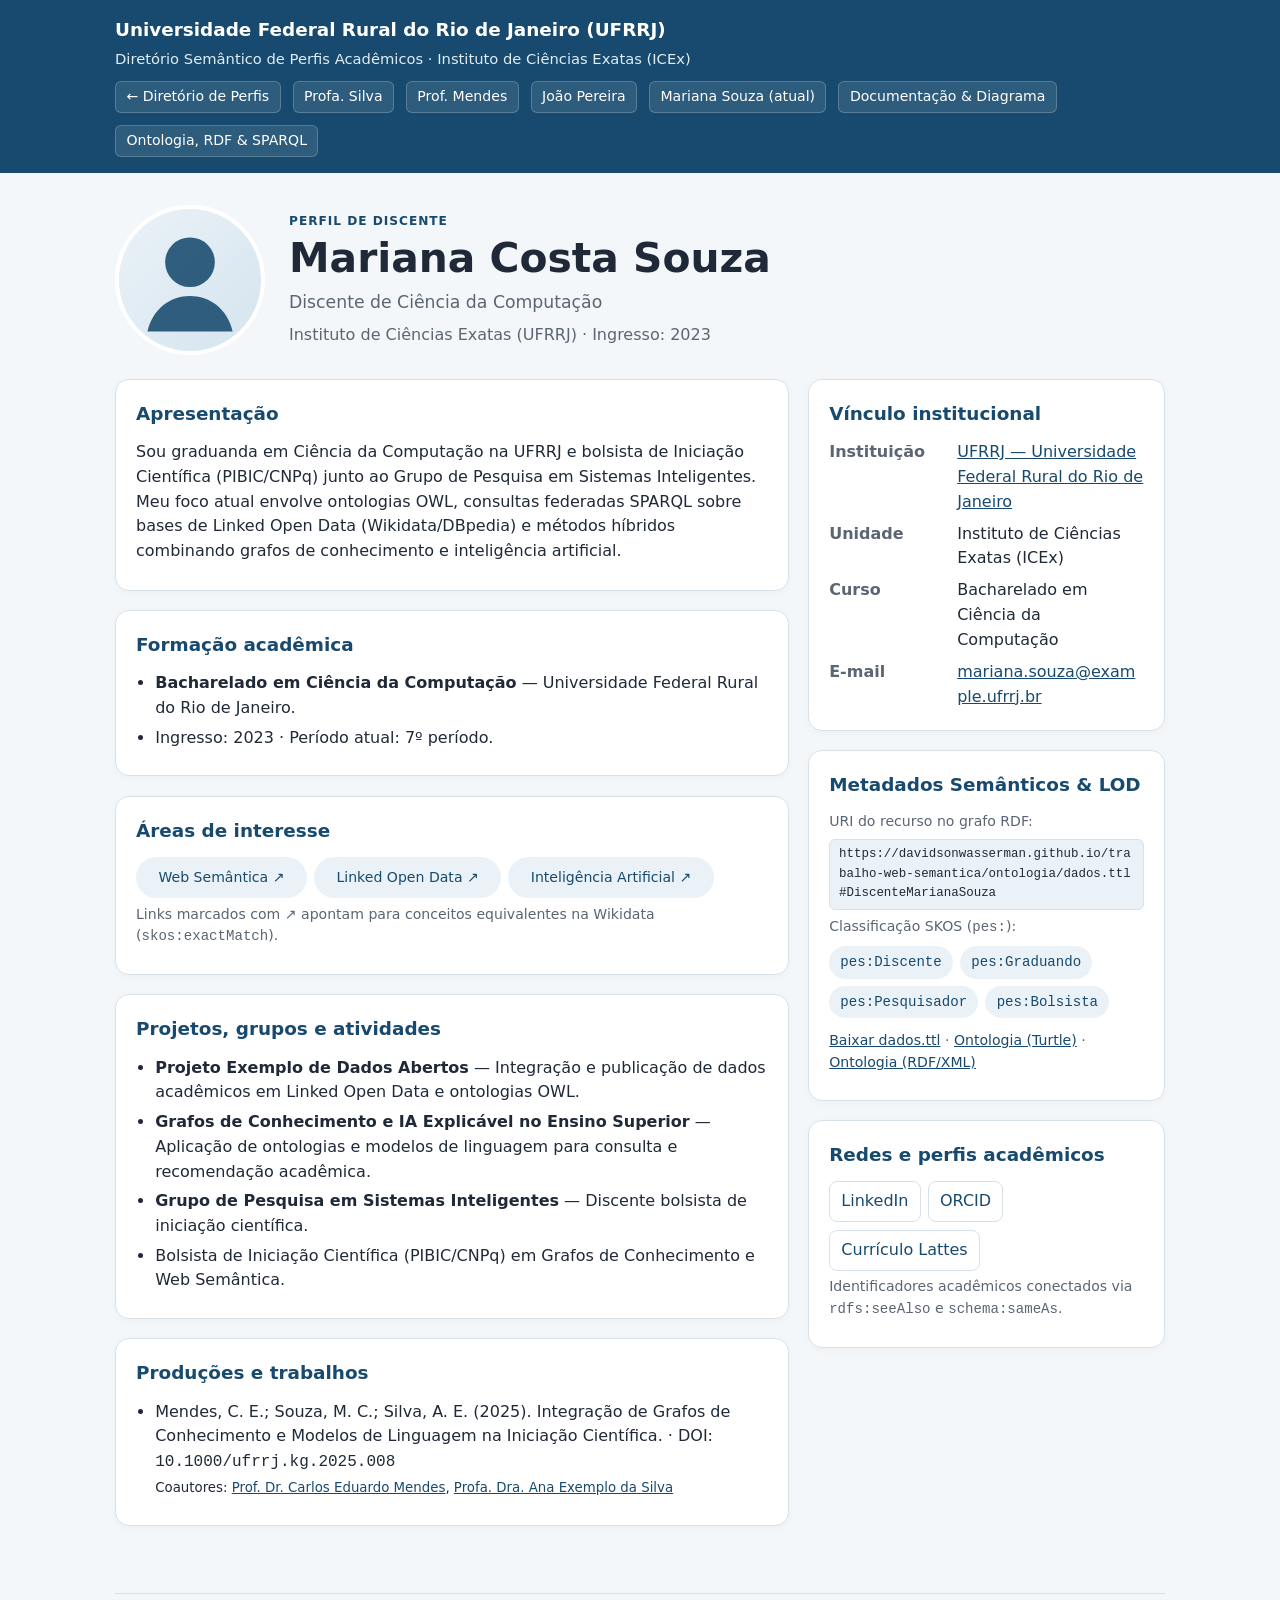
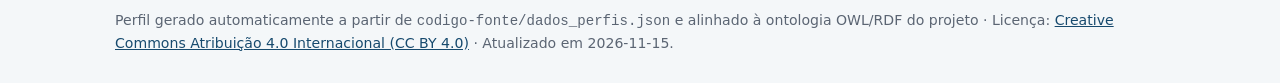
<file: exemplos/perfis/mariana-souza.html>
<!doctype html>
<html lang="pt-BR">
<head>
  <meta charset="utf-8">
  <meta name="viewport" content="width=device-width, initial-scale=1">
  <meta name="description" content="Perfil acadêmico semântico de Mariana Costa Souza — UFRRJ.">
  <title>Mariana Costa Souza | UFRRJ</title>
  <link rel="stylesheet" href="../../estilos.css">
  <link rel="alternate" type="text/turtle" href="../../ontologia/dados.ttl" title="Dados RDF (Turtle)">
  <script type="application/ld+json">
{
  "@context": {
    "@vocab": "https://schema.org/",
    "acad": "https://davidsonwasserman.github.io/trabalho-web-semantica/ontologia/ontologia.owl#",
    "pes": "https://davidsonwasserman.github.io/trabalho-web-semantica/ontologia/taxonomia_pessoas.ttl#",
    "recurso": "https://davidsonwasserman.github.io/trabalho-web-semantica/ontologia/dados.ttl#"
  },
  "@id": "https://davidsonwasserman.github.io/trabalho-web-semantica/ontologia/dados.ttl#DiscenteMarianaSouza",
  "@type": [
    "Person",
    "acad:Discente"
  ],
  "name": "Mariana Costa Souza",
  "jobTitle": "Discente de Ciência da Computação",
  "email": "mailto:mariana.souza@example.ufrrj.br",
  "url": "https://davidsonwasserman.github.io/trabalho-web-semantica/exemplos/perfis/mariana-souza.html",
  "description": "Sou graduanda em Ciência da Computação na UFRRJ e bolsista de Iniciação Científica (PIBIC/CNPq) junto ao Grupo de Pesquisa em Sistemas Inteligentes. Meu foco atual envolve ontologias OWL, consultas federadas SPARQL sobre bases de Linked Open Data (Wikidata/DBpedia) e métodos híbridos combinando grafos de conhecimento e inteligência artificial.",
  "sameAs": [
    "https://orcid.org/0009-0004-7788-9900",
    "http://lattes.cnpq.br/5566778899001122"
  ],
  "affiliation": {
    "@id": "https://davidsonwasserman.github.io/trabalho-web-semantica/ontologia/dados.ttl#UFRRJ",
    "@type": "CollegeOrUniversity",
    "name": "Universidade Federal Rural do Rio de Janeiro",
    "alternateName": "UFRRJ",
    "sameAs": [
      "http://www.wikidata.org/entity/Q7834196",
      "http://dbpedia.org/resource/Federal_Rural_University_of_Rio_de_Janeiro"
    ]
  },
  "memberOf": {
    "@id": "https://davidsonwasserman.github.io/trabalho-web-semantica/ontologia/dados.ttl#ICEx",
    "@type": "Organization",
    "name": "Instituto de Ciências Exatas"
  },
  "knowsAbout": [
    {
      "@id": "https://davidsonwasserman.github.io/trabalho-web-semantica/ontologia/dados.ttl#AreaWebSemantica",
      "@type": "DefinedTerm",
      "name": "Web Semântica",
      "sameAs": [
        "http://www.wikidata.org/entity/Q54837",
        "http://dbpedia.org/resource/Semantic_Web"
      ]
    },
    {
      "@id": "https://davidsonwasserman.github.io/trabalho-web-semantica/ontologia/dados.ttl#AreaLinkedOpenData",
      "@type": "DefinedTerm",
      "name": "Linked Open Data",
      "sameAs": [
        "http://www.wikidata.org/entity/Q18692990",
        "http://dbpedia.org/resource/Linked_data"
      ]
    },
    {
      "@id": "https://davidsonwasserman.github.io/trabalho-web-semantica/ontologia/dados.ttl#AreaInteligenciaArtificial",
      "@type": "DefinedTerm",
      "name": "Inteligência Artificial",
      "sameAs": [
        "http://www.wikidata.org/entity/Q11660",
        "http://dbpedia.org/resource/Artificial_intelligence"
      ]
    }
  ],
  "additionalType": [
    "pes:Discente",
    "pes:Graduando",
    "pes:Pesquisador",
    "pes:Bolsista"
  ],
  "hasCredential": {
    "@type": "EducationalOccupationalCredential",
    "name": "Bacharelado em Ciência da Computação"
  }
}
  </script>
</head>
<body>
  <header class="site-header">
    <div class="header-inner">
      <a href="../../index.html" class="site-title">Universidade Federal Rural do Rio de Janeiro (UFRRJ)</a>
      <p class="site-subtitle">Diretório Semântico de Perfis Acadêmicos · Instituto de Ciências Exatas (ICEx)</p>
      <nav class="top-nav" aria-label="Navegação entre perfis">
        <a href="../../index.html">← Diretório de Perfis</a> <a href="ana-silva.html">Profa. Silva</a> <a href="carlos-mendes.html">Prof. Mendes</a> <a href="joao-pereira.html">João Pereira</a> <a href="mariana-souza.html">Mariana Souza (atual)</a> <a href="../../documentacao.html">Documentação &amp; Diagrama</a> <a href="../../artefatos.html">Ontologia, RDF &amp; SPARQL</a>
      </nav>
    </div>
  </header>

  <main>
    <section class="profile-heading" aria-labelledby="nome">
      <img class="profile-photo" src="../../foto-exemplo.svg" alt="Avatar ilustrativo de Mariana Costa Souza">
      <div>
        <p class="eyebrow">Perfil de discente</p>
        <h1 id="nome">Mariana Costa Souza</h1>
        <p class="role">Discente de Ciência da Computação</p>
        <p class="quick-info">Instituto de Ciências Exatas (UFRRJ) · Ingresso: 2023</p>
      </div>
    </section>

    <div class="layout">
      <div>
        <section class="card">
          <h2>Apresentação</h2>
          <p>Sou graduanda em Ciência da Computação na UFRRJ e bolsista de Iniciação Científica (PIBIC/CNPq) junto ao Grupo de Pesquisa em Sistemas Inteligentes. Meu foco atual envolve ontologias OWL, consultas federadas SPARQL sobre bases de Linked Open Data (Wikidata/DBpedia) e métodos híbridos combinando grafos de conhecimento e inteligência artificial.</p>
        </section>

        <section class="card">
          <h2>Formação acadêmica</h2>
          <ul class="clean-list">
            <li><strong>Bacharelado em Ciência da Computação</strong> — Universidade Federal Rural do Rio de Janeiro.</li><li>Ingresso: 2023 · Período atual: 7º período.</li>
          </ul>
        </section>

        <section class="card">
          <h2>Áreas de interesse</h2>
          <ul class="tag-list">
            <li><a href="http://www.wikidata.org/entity/Q54837" target="_blank" rel="noopener noreferrer" title="Recurso ligado na Wikidata (skos:exactMatch)">Web Semântica ↗</a></li>
<li><a href="http://www.wikidata.org/entity/Q18692990" target="_blank" rel="noopener noreferrer" title="Recurso ligado na Wikidata (skos:exactMatch)">Linked Open Data ↗</a></li>
<li><a href="http://www.wikidata.org/entity/Q11660" target="_blank" rel="noopener noreferrer" title="Recurso ligado na Wikidata (skos:exactMatch)">Inteligência Artificial ↗</a></li>
          </ul>
          <p class="note">Links marcados com ↗ apontam para conceitos equivalentes na Wikidata (<code>skos:exactMatch</code>).</p>
        </section>

        

        <section class="card">
          <h2>Projetos, grupos e atividades</h2>
          <ul class="clean-list">
            <li><strong>Projeto Exemplo de Dados Abertos</strong> — Integração e publicação de dados acadêmicos em Linked Open Data e ontologias OWL.</li>
<li><strong>Grafos de Conhecimento e IA Explicável no Ensino Superior</strong> — Aplicação de ontologias e modelos de linguagem para consulta e recomendação acadêmica.</li>
<li><strong>Grupo de Pesquisa em Sistemas Inteligentes</strong> — Discente bolsista de iniciação científica.</li>
<li>Bolsista de Iniciação Científica (PIBIC/CNPq) em Grafos de Conhecimento e Web Semântica.</li>
          </ul>
        </section>

        <section class="card">
          <h2>Produções e trabalhos</h2>
          <ul class="clean-list">
            <li>Mendes, C. E.; Souza, M. C.; Silva, A. E. (2025). Integração de Grafos de Conhecimento e Modelos de Linguagem na Iniciação Científica. · DOI: <code>10.1000/ufrrj.kg.2025.008</code><br><small>Coautores: <a href="carlos-mendes.html">Prof. Dr. Carlos Eduardo Mendes</a>, <a href="ana-silva.html">Profa. Dra. Ana Exemplo da Silva</a></small></li>
          </ul>
        </section>
      </div>

      <aside>
        <section class="card">
          <h2>Vínculo institucional</h2>
          <dl class="contact-list">
            <div><dt>Instituição</dt><dd><a href="http://www.wikidata.org/entity/Q7834196" target="_blank" rel="noopener noreferrer">UFRRJ — Universidade Federal Rural do Rio de Janeiro</a></dd></div>
            <div><dt>Unidade</dt><dd>Instituto de Ciências Exatas (ICEx)</dd></div>
            <div><dt>Curso</dt><dd>Bacharelado em Ciência da Computação</dd></div>
            <div><dt>E-mail</dt><dd><a href="mailto:mariana.souza@example.ufrrj.br">mariana.souza@example.ufrrj.br</a></dd></div>
          </dl>
        </section>

        <section class="card">
          <h2>Metadados Semânticos &amp; LOD</h2>
          <p class="note">URI do recurso no grafo RDF:</p>
          <p class="lod-uri">https://davidsonwasserman.github.io/trabalho-web-semantica/ontologia/dados.ttl#DiscenteMarianaSouza</p>
          <p class="note">Classificação SKOS (<code>pes:</code>):</p>
          <ul class="tag-list">
            <li><code>pes:Discente</code></li>
<li><code>pes:Graduando</code></li>
<li><code>pes:Pesquisador</code></li>
<li><code>pes:Bolsista</code></li>
          </ul>
          <p class="note" style="margin-top:.75rem;">
            <a href="../../ontologia/dados.ttl">Baixar dados.ttl</a> ·
            <a href="../../ontologia/ontologia.ttl">Ontologia (Turtle)</a> ·
            <a href="../../ontologia/ontologia.owl">Ontologia (RDF/XML)</a>
          </p>
        </section>

        <section class="card">
          <h2>Redes e perfis acadêmicos</h2>
          <ul class="social-links">
            <li><a href="https://www.linkedin.com/" rel="me" target="_blank" rel="noopener noreferrer">LinkedIn</a></li>
<li><a href="https://orcid.org/0009-0004-7788-9900" rel="me" target="_blank" rel="noopener noreferrer">ORCID</a></li>
<li><a href="http://lattes.cnpq.br/5566778899001122" rel="me" target="_blank" rel="noopener noreferrer">Currículo Lattes</a></li>
          </ul>
          <p class="note">Identificadores acadêmicos conectados via <code>rdfs:seeAlso</code> e <code>schema:sameAs</code>.</p>
        </section>
      </aside>
    </div>
  </main>

  <footer class="site-footer">
    Perfil gerado automaticamente a partir de <code>codigo-fonte/dados_perfis.json</code> e alinhado à ontologia OWL/RDF do projeto · Licença: <a href="https://creativecommons.org/licenses/by/4.0/" target="_blank" rel="noopener noreferrer">Creative Commons Atribuição 4.0 Internacional (CC BY 4.0)</a> · Atualizado em 2026-11-15.
  </footer>
</body>
</html>
</file>
<file: estilos.css>
:root{--ink:#202938;--muted:#5b6573;--brand:#174a6e;--soft:#eaf2f7;--line:#d9e1e8;--page:#f4f7f9}
*{box-sizing:border-box}body{margin:0;color:var(--ink);background:var(--page);font:16px/1.55 system-ui,-apple-system,"Segoe UI",Arial,sans-serif}
a{color:var(--brand)}a:focus-visible{outline:3px solid #c56b32;outline-offset:3px}
.site-header{background:var(--brand);color:white;padding:1rem 1.25rem}.header-inner,main,.site-footer{width:min(1050px,calc(100% - 2rem));margin:auto}
.site-header a{color:white;text-decoration:none}.site-title{margin:0;font-size:1.15rem;font-weight:700}.site-subtitle{margin:.2rem 0 0;color:#e1edf4;font-size:.92rem}
.top-nav{display:flex;flex-wrap:wrap;gap:.75rem;margin-top:.65rem;font-size:.88rem}
.top-nav a{background:#ffffff1a;padding:.25rem .65rem;border-radius:6px;border:1px solid #ffffff33}
.top-nav a:hover{background:#ffffff2b}
main{padding:2rem 0 3rem}.profile-heading{display:grid;grid-template-columns:150px 1fr;gap:1.5rem;align-items:center;margin-bottom:1.5rem}
.profile-photo{width:150px;aspect-ratio:1;object-fit:cover;border-radius:50%;border:4px solid white;background:var(--soft)}
.eyebrow{color:var(--brand);text-transform:uppercase;letter-spacing:.08em;font-size:.76rem;font-weight:750;margin:0 0 .25rem}
h1{margin:0;font-size:clamp(1.8rem,4vw,2.55rem);line-height:1.15}.role{color:var(--muted);font-size:1.08rem;margin:.45rem 0}.quick-info{color:var(--muted);margin:.3rem 0 0}
.layout{display:grid;grid-template-columns:minmax(0,1.7fr) minmax(240px,.9fr);gap:1.2rem;align-items:start}
.card{background:white;border:1px solid var(--line);border-radius:14px;padding:1.25rem;margin-bottom:1.2rem;box-shadow:0 2px 8px #152c3d08}
.card h2{margin:0 0 .75rem;font-size:1.15rem;color:var(--brand)}.card p{margin:.35rem 0}
.clean-list{margin:.25rem 0 0;padding-left:1.2rem}.clean-list li{margin:.3rem 0}
.tag-list,.social-links{display:flex;flex-wrap:wrap;gap:.45rem;padding:0;margin:.5rem 0 0;list-style:none}
.tag-list li,.tag-list a{background:var(--soft);color:var(--brand);border-radius:999px;padding:.3rem .7rem;font-size:.88rem;text-decoration:none;display:inline-block}
.tag-list a:hover{background:#d8e8f3}
.contact-list{display:grid;gap:.45rem;margin:0}.contact-list div{display:grid;grid-template-columns:7.5rem 1fr;gap:.5rem}
.contact-list dt{color:var(--muted);font-weight:650}.contact-list dd{margin:0;overflow-wrap:anywhere}
.social-links a{display:inline-block;padding:.45rem .7rem;border:1px solid var(--line);border-radius:8px;text-decoration:none;background:white}
.social-links a:hover{background:var(--soft)}
.note,.site-footer{color:var(--muted);font-size:.88rem}.site-footer{border-top:1px solid var(--line);padding:1rem 0 2rem}
.grid-cards{display:grid;grid-template-columns:repeat(auto-fit,minmax(290px,1fr));gap:1rem;margin-top:.75rem}
.profile-card{display:flex;flex-direction:column;justify-content:space-between;background:white;border:1px solid var(--line);border-radius:14px;padding:1.15rem;box-shadow:0 2px 8px #152c3d08}
.profile-card h3{margin:.2rem 0 .35rem;font-size:1.15rem}
.lod-uri{font-family:ui-monospace,SFMono-Regular,Menlo,monospace;font-size:.78rem;background:var(--soft);padding:.35rem .55rem;border-radius:6px;word-break:break-all;margin:.4rem 0;border:1px solid var(--line)}
.btn{display:inline-block;margin-top:.65rem;background:var(--brand);color:white;padding:.45rem .85rem;border-radius:8px;text-decoration:none;font-size:.9rem;font-weight:600}
.btn:hover{opacity:.92}
.btn-outline{display:inline-block;margin:.25rem .35rem .25rem 0;background:white;color:var(--brand);border:1px solid var(--brand);padding:.35rem .75rem;border-radius:8px;text-decoration:none;font-size:.86rem;font-weight:600}
.btn-outline:hover{background:var(--soft)}
.code-box{background:#15202b;color:#e6edf3;border-radius:10px;padding:.95rem 1.05rem;overflow:auto;max-height:420px;font-family:ui-monospace,SFMono-Regular,Menlo,monospace;font-size:.82rem;line-height:1.45;margin:.6rem 0;border:1px solid #2b3b4e}
.data-table{width:100%;border-collapse:collapse;font-size:.88rem;margin:.6rem 0}
.data-table th,.data-table td{padding:.5rem .65rem;border-bottom:1px solid var(--line);text-align:left;vertical-align:top}
.data-table thead th{background:var(--soft);color:var(--brand);font-weight:700}
.diagram-wrap{background:white;border:1px solid var(--line);border-radius:10px;padding:.75rem;overflow-x:auto;margin:.6rem 0}
.diagram-wrap img{max-width:100%;height:auto;display:block;margin:auto}
.sparql-item{border-top:1px solid var(--line);padding:.75rem 0}
.sparql-item:first-child{border-top:none;padding-top:0}
@media(max-width:720px){.profile-heading{grid-template-columns:92px 1fr;gap:1rem}.profile-photo{width:92px}.layout{grid-template-columns:1fr}.contact-list div{grid-template-columns:1fr;gap:0}}
</file>
